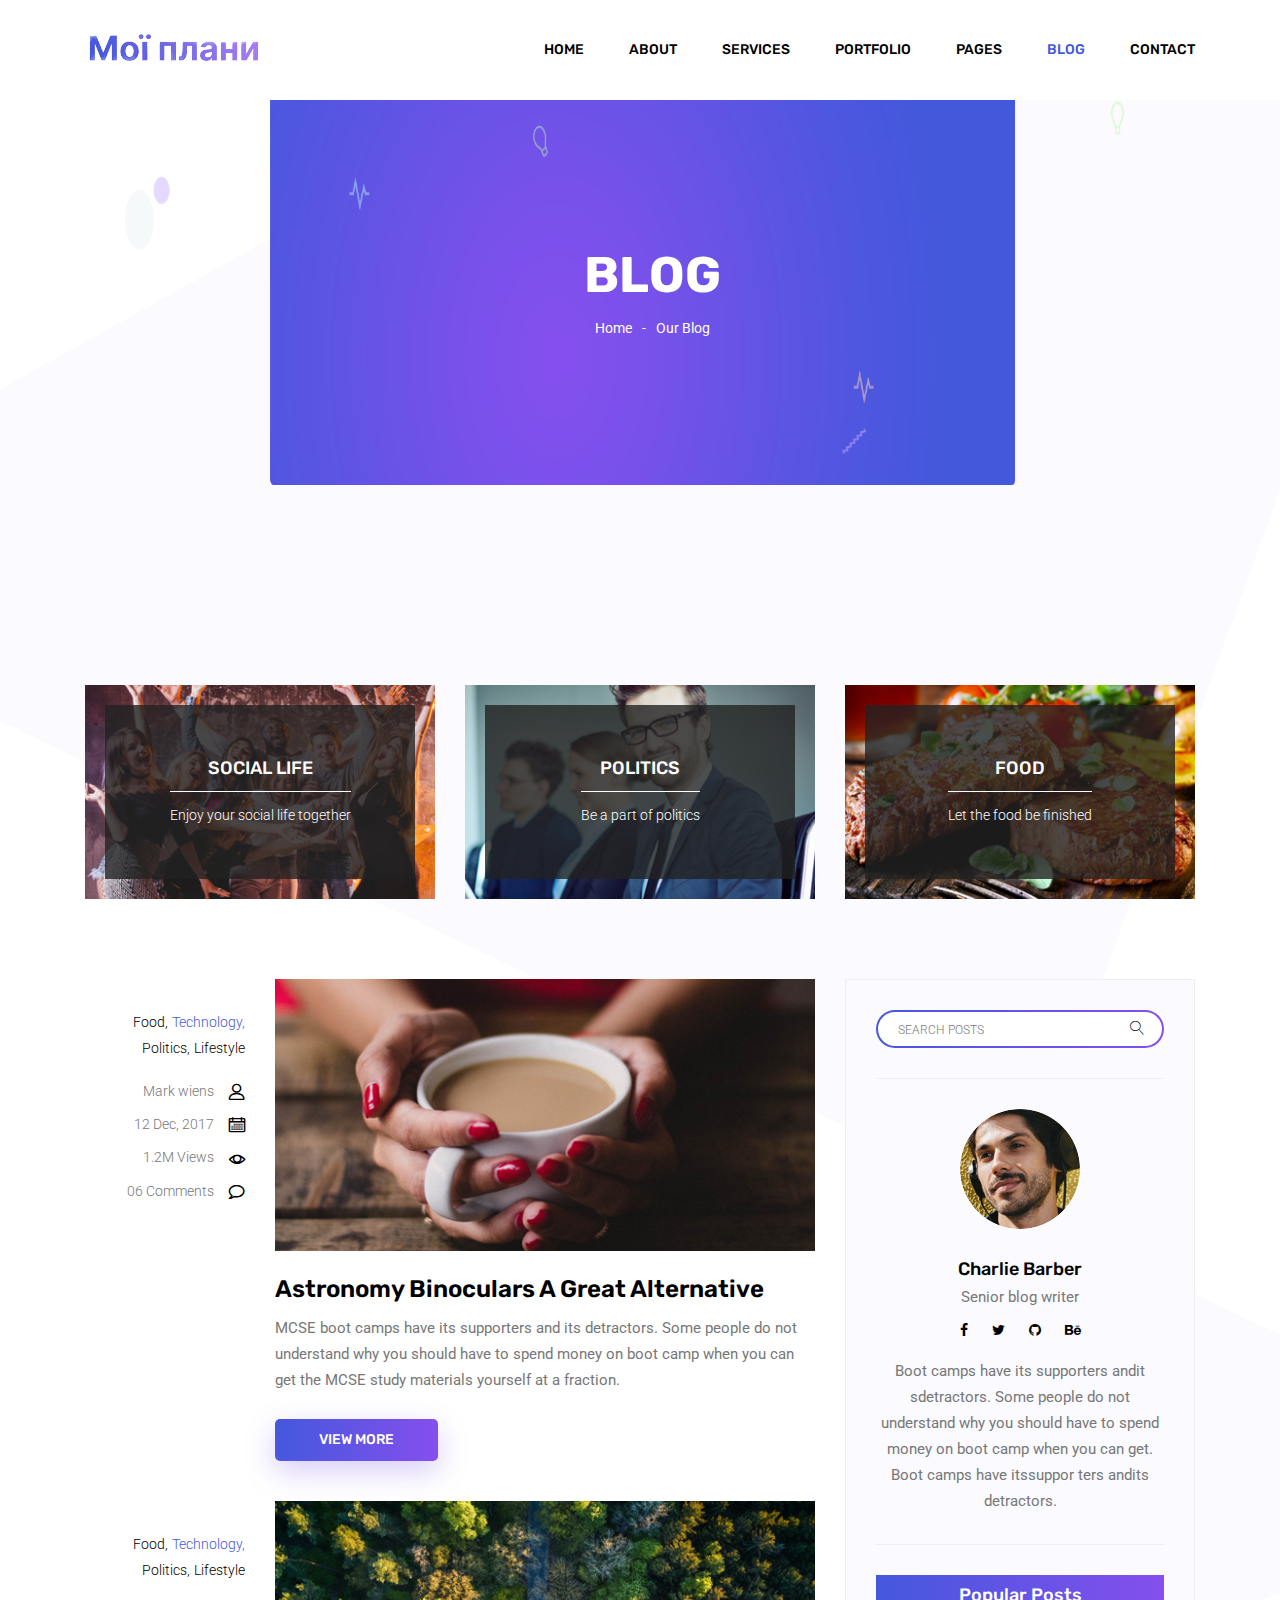
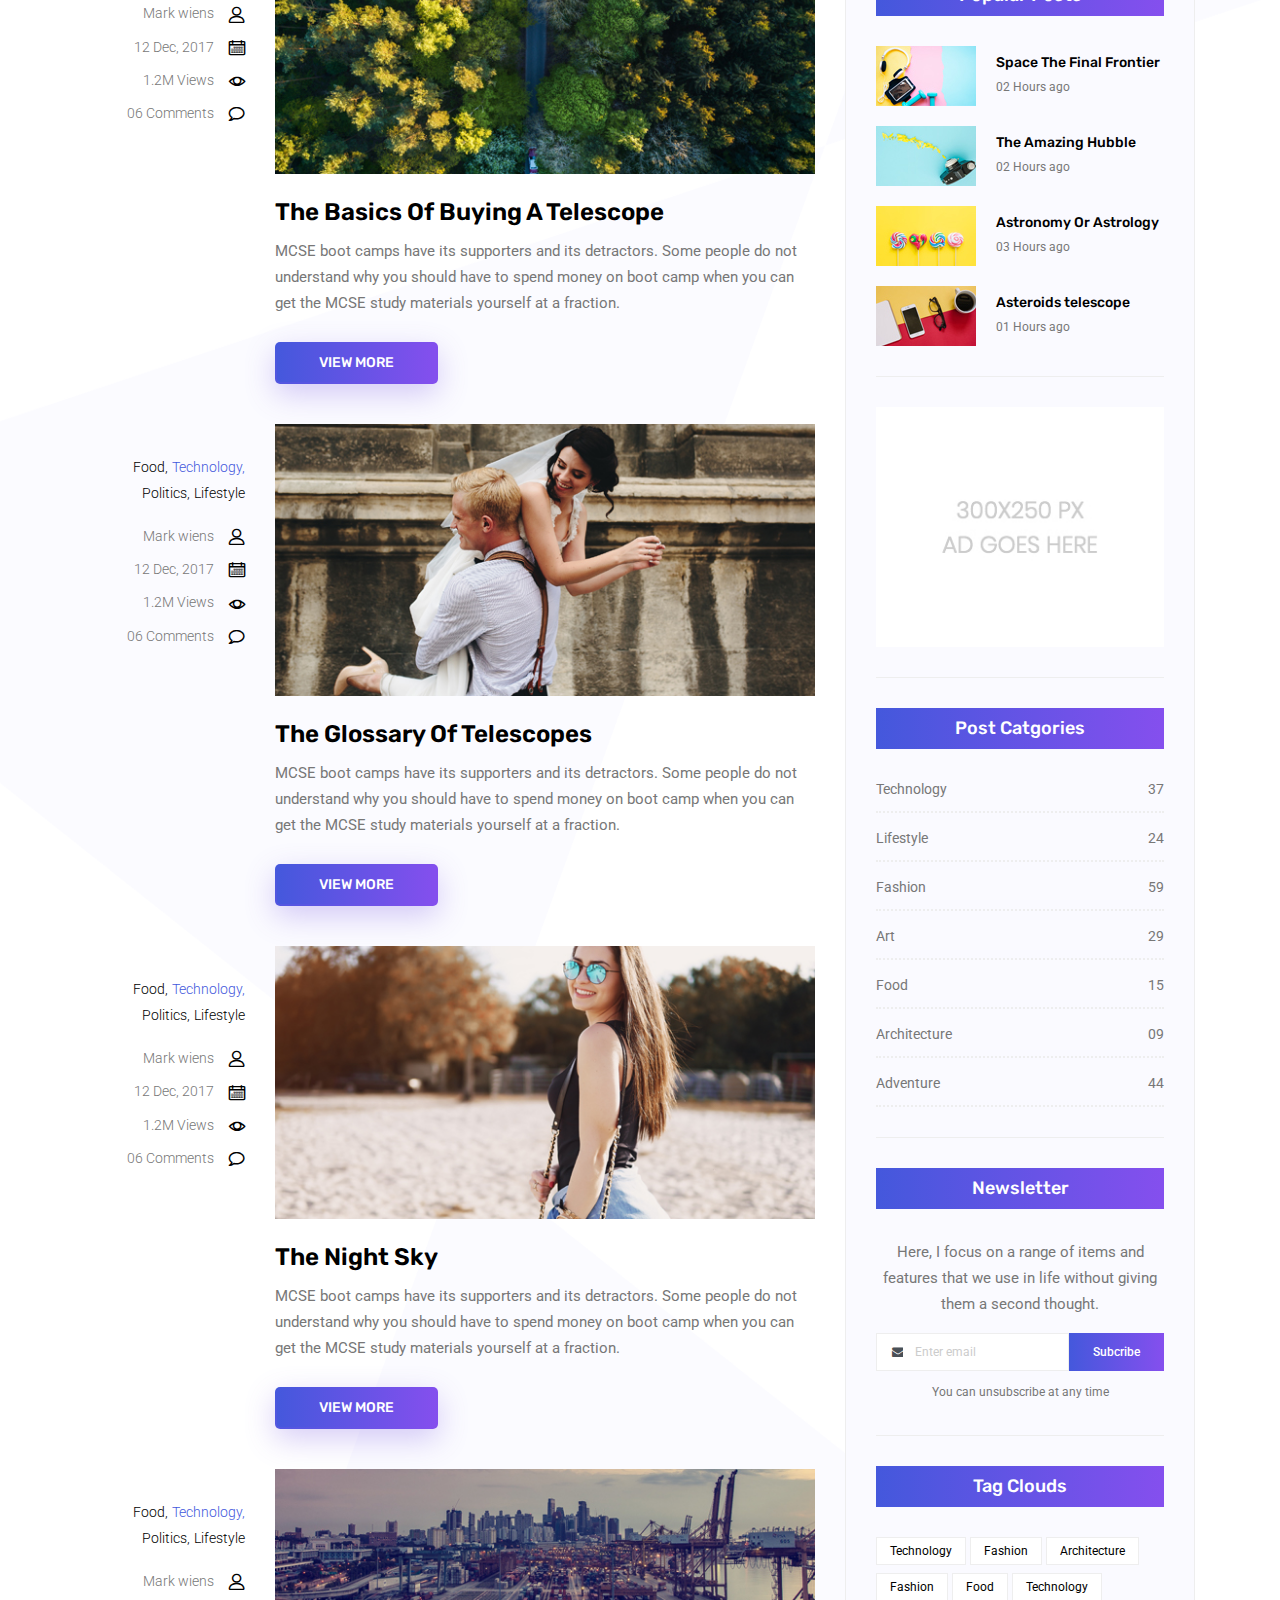
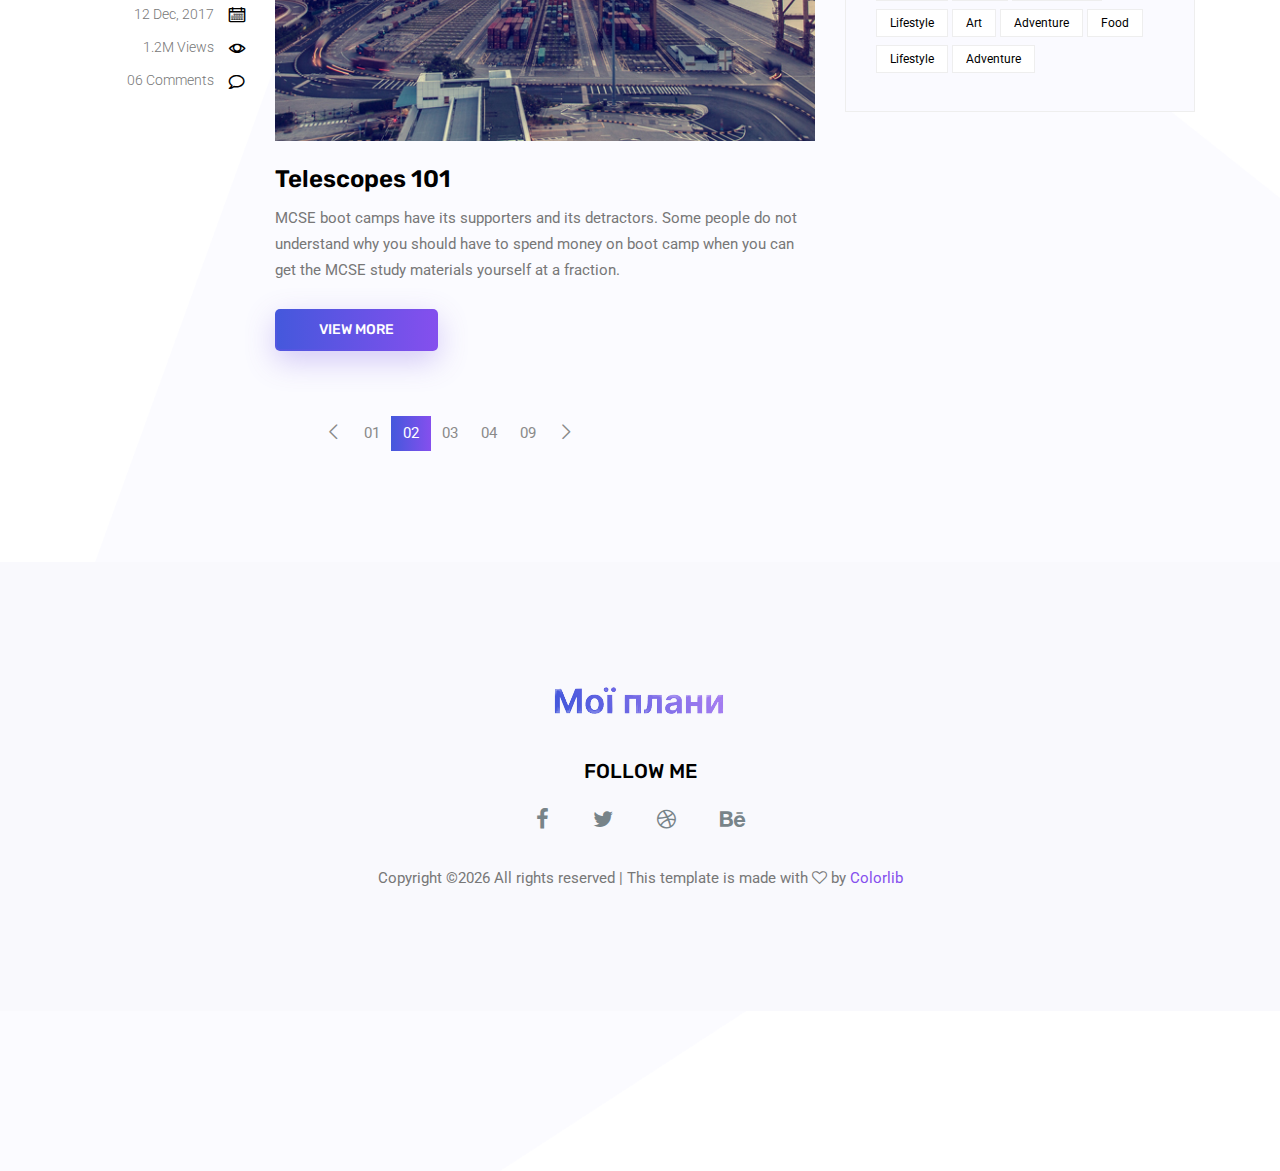
<file: blog.html>
<!doctype html>
<html lang="en">

<head>
	<!-- Required meta tags -->
	<meta charset="utf-8">
	<meta name="viewport" content="width=device-width, initial-scale=1, shrink-to-fit=no">
	<link rel="icon" href="img/favicon.png" type="image/png">
	<title>Blog</title>
	<!-- Bootstrap CSS -->
	<link rel="stylesheet" href="css/bootstrap.css">
	<link rel="stylesheet" href="vendors/linericon/style.css">
	<link rel="stylesheet" href="css/font-awesome.min.css">
	<link rel="stylesheet" href="vendors/owl-carousel/owl.carousel.min.css">
	<link rel="stylesheet" href="css/magnific-popup.css">
	<link rel="stylesheet" href="vendors/nice-select/css/nice-select.css">
	<!-- main css -->
	<link rel="stylesheet" href="css/style.css">
</head>

<body class="blog_version">

	<!--================ Start Header Area =================-->
	<header class="header_area">
		<div class="main_menu">
			<nav class="navbar navbar-expand-lg navbar-light">
				<div class="container">
					<!-- Brand and toggle get grouped for better mobile display -->
					<a class="navbar-brand logo_h" href="index.html"><img src="img/logo.png" alt=""></a>
					<button class="navbar-toggler" type="button" data-toggle="collapse" data-target="#navbarSupportedContent"
					 aria-controls="navbarSupportedContent" aria-expanded="false" aria-label="Toggle navigation">
						<span class="icon-bar"></span>
						<span class="icon-bar"></span>
						<span class="icon-bar"></span>
					</button>
					<!-- Collect the nav links, forms, and other content for toggling -->
					<div class="collapse navbar-collapse offset" id="navbarSupportedContent">
						<ul class="nav navbar-nav menu_nav justify-content-end">
							<li class="nav-item"><a class="nav-link" href="index.html">Home</a></li>
							<li class="nav-item"><a class="nav-link" href="about.html">About</a></li>
							<li class="nav-item"><a class="nav-link" href="services.html">Services</a></li>
							<li class="nav-item"><a class="nav-link" href="portfolio.html">Portfolio</a></li>
							<li class="nav-item submenu dropdown">
								<a href="#" class="nav-link dropdown-toggle" data-toggle="dropdown" role="button" aria-haspopup="true"
								 aria-expanded="false">Pages</a>
								<ul class="dropdown-menu">
                                    <li class="nav-item"><a class="nav-link" href="elements.html">Elements</a></li>
                                    <li class="nav-item"><a class="nav-link" href="portfolio-details.html">Portfolio Details</a></li>
								</ul>
							</li>
							<li class="nav-item submenu dropdown active">
								<a href="#" class="nav-link dropdown-toggle" data-toggle="dropdown" role="button" aria-haspopup="true"
								 aria-expanded="false">Blog</a>
								<ul class="dropdown-menu">
									<li class="nav-item"><a class="nav-link" href="blog.html">Blog</a></li>
									<li class="nav-item"><a class="nav-link" href="single-blog.html">Blog Details</a></li>
								</ul>
							</li>
							<li class="nav-item"><a class="nav-link" href="contact.html">Contact</a></li>
						</ul>
					</div>
				</div>
			</nav>
		</div>
	</header>
	<!--================ End Header Area =================-->

    <!--================ Start Banner Area =================-->
    <section class="banner_area">
        <div class="banner_inner d-flex align-items-center">
            <div class="container">
                <div class="banner_content text-center">
                    <h2>Blog</h2>
                    <div class="page_link">
                        <a href="index.html">Home</a>
                        <a href="blog.html">Our Blog</a>
                    </div>
                </div>
            </div>
        </div>
    </section>
    <!--================ End Banner Area =================-->
        
    <!--================Blog Categorie Area =================-->
    <section class="blog_categorie_area section_gap_top">
        <div class="container">
            <div class="row">
                <div class="col-lg-4">
                    <div class="categories_post">
                        <img src="img/blog/cat-post/cat-post-3.jpg" alt="post">
                        <div class="categories_details">
                            <div class="categories_text">
                                <a href="single-blog.html"><h5>Social Life</h5></a>
                                <div class="border_line"></div>
                                <p>Enjoy your social life together</p>
                            </div>
                        </div>
                    </div>
                </div>
                <div class="col-lg-4">
                    <div class="categories_post">
                        <img src="img/blog/cat-post/cat-post-2.jpg" alt="post">
                        <div class="categories_details">
                            <div class="categories_text">
                                <a href="single-blog.html"><h5>Politics</h5></a>
                                <div class="border_line"></div>
                                <p>Be a part of politics</p>
                            </div>
                        </div>
                    </div>
                </div>
                <div class="col-lg-4">
                    <div class="categories_post">
                        <img src="img/blog/cat-post/cat-post-1.jpg" alt="post">
                        <div class="categories_details">
                            <div class="categories_text">
                                <a href="single-blog.html"><h5>Food</h5></a>
                                <div class="border_line"></div>
                                <p>Let the food be finished</p>
                            </div>
                        </div>
                    </div>
                </div>
            </div>
        </div>
    </section>
    <!--================Blog Categorie Area =================-->
    
    <!--================Blog Area =================-->
    <section class="blog_area">
        <div class="container">
            <div class="row">
                <div class="col-lg-8">
                    <div class="blog_left_sidebar">
                        <article class="row blog_item">
                            <div class="col-md-3">
                                <div class="blog_info text-right">
                                    <div class="post_tag">
                                        <a href="#">Food,</a>
                                        <a class="active" href="#">Technology,</a>
                                        <a href="#">Politics,</a>
                                        <a href="#">Lifestyle</a>
                                    </div>
                                    <ul class="blog_meta list">
                                        <li><a href="#">Mark wiens<i class="lnr lnr-user"></i></a></li>
                                        <li><a href="#">12 Dec, 2017<i class="lnr lnr-calendar-full"></i></a></li>
                                        <li><a href="#">1.2M Views<i class="lnr lnr-eye"></i></a></li>
                                        <li><a href="#">06 Comments<i class="lnr lnr-bubble"></i></a></li>
                                    </ul>
                                </div>
                            </div>
                            <div class="col-md-9">
                                <div class="blog_post">
                                    <img src="img/blog/main-blog/m-blog-1.jpg" alt="">
                                    <div class="blog_details">
                                        <a href="single-blog.html"><h2>Astronomy Binoculars A Great Alternative</h2></a>
                                        <p>MCSE boot camps have its supporters and its detractors. Some people do not understand why you should have to spend money on boot camp when you can get the MCSE study materials yourself at a fraction.</p>
                                        <a href="single-blog.html" class="primary_btn"><span>View More</span></a>
                                    </div>
                                </div>
                            </div>
                        </article>
                        <article class="row blog_item">
                            <div class="col-md-3">
                                <div class="blog_info text-right">
                                    <div class="post_tag">
                                        <a href="#">Food,</a>
                                        <a class="active" href="#">Technology,</a>
                                        <a href="#">Politics,</a>
                                        <a href="#">Lifestyle</a>
                                    </div>
                                    <ul class="blog_meta list">
                                        <li><a href="#">Mark wiens<i class="lnr lnr-user"></i></a></li>
                                        <li><a href="#">12 Dec, 2017<i class="lnr lnr-calendar-full"></i></a></li>
                                        <li><a href="#">1.2M Views<i class="lnr lnr-eye"></i></a></li>
                                        <li><a href="#">06 Comments<i class="lnr lnr-bubble"></i></a></li>
                                    </ul>
                                </div>
                            </div>
                            <div class="col-md-9">
                                <div class="blog_post">
                                    <img src="img/blog/main-blog/m-blog-2.jpg" alt="">
                                    <div class="blog_details">
                                        <a href="single-blog.html"><h2>The Basics Of Buying A Telescope</h2></a>
                                        <p>MCSE boot camps have its supporters and its detractors. Some people do not understand why you should have to spend money on boot camp when you can get the MCSE study materials yourself at a fraction.</p>
                                        <a href="single-blog.html" class="primary_btn"><span>View More</span></a>
                                    </div>
                                </div>
                            </div>
                        </article>
                        <article class="row blog_item">
                            <div class="col-md-3">
                                <div class="blog_info text-right">
                                    <div class="post_tag">
                                        <a href="#">Food,</a>
                                        <a class="active" href="#">Technology,</a>
                                        <a href="#">Politics,</a>
                                        <a href="#">Lifestyle</a>
                                    </div>
                                    <ul class="blog_meta list">
                                        <li><a href="#">Mark wiens<i class="lnr lnr-user"></i></a></li>
                                        <li><a href="#">12 Dec, 2017<i class="lnr lnr-calendar-full"></i></a></li>
                                        <li><a href="#">1.2M Views<i class="lnr lnr-eye"></i></a></li>
                                        <li><a href="#">06 Comments<i class="lnr lnr-bubble"></i></a></li>
                                    </ul>
                                </div>
                            </div>
                            <div class="col-md-9">
                                <div class="blog_post">
                                    <img src="img/blog/main-blog/m-blog-3.jpg" alt="">
                                    <div class="blog_details">
                                        <a href="single-blog.html"><h2>The Glossary Of Telescopes</h2></a>
                                        <p>MCSE boot camps have its supporters and its detractors. Some people do not understand why you should have to spend money on boot camp when you can get the MCSE study materials yourself at a fraction.</p>
                                        <a href="single-blog.html" class="primary_btn"><span>View More</span></a>
                                    </div>
                                </div>
                            </div>
                        </article>
                        <article class="row blog_item">
                            <div class="col-md-3">
                                <div class="blog_info text-right">
                                    <div class="post_tag">
                                        <a href="#">Food,</a>
                                        <a class="active" href="#">Technology,</a>
                                        <a href="#">Politics,</a>
                                        <a href="#">Lifestyle</a>
                                    </div>
                                    <ul class="blog_meta list">
                                        <li><a href="#">Mark wiens<i class="lnr lnr-user"></i></a></li>
                                        <li><a href="#">12 Dec, 2017<i class="lnr lnr-calendar-full"></i></a></li>
                                        <li><a href="#">1.2M Views<i class="lnr lnr-eye"></i></a></li>
                                        <li><a href="#">06 Comments<i class="lnr lnr-bubble"></i></a></li>
                                    </ul>
                                </div>
                            </div>
                            <div class="col-md-9">
                                <div class="blog_post">
                                    <img src="img/blog/main-blog/m-blog-4.jpg" alt="">
                                    <div class="blog_details">
                                        <a href="single-blog.html"><h2>The Night Sky</h2></a>
                                        <p>MCSE boot camps have its supporters and its detractors. Some people do not understand why you should have to spend money on boot camp when you can get the MCSE study materials yourself at a fraction.</p>
                                        <a href="single-blog.html" class="primary_btn"><span>View More</span></a>
                                    </div>
                                </div>
                            </div>
                        </article>
                        <article class="row blog_item">
                            <div class="col-md-3">
                                <div class="blog_info text-right">
                                    <div class="post_tag">
                                        <a href="#">Food,</a>
                                        <a class="active" href="#">Technology,</a>
                                        <a href="#">Politics,</a>
                                        <a href="#">Lifestyle</a>
                                    </div>
                                    <ul class="blog_meta list">
                                        <li><a href="#">Mark wiens<i class="lnr lnr-user"></i></a></li>
                                        <li><a href="#">12 Dec, 2017<i class="lnr lnr-calendar-full"></i></a></li>
                                        <li><a href="#">1.2M Views<i class="lnr lnr-eye"></i></a></li>
                                        <li><a href="#">06 Comments<i class="lnr lnr-bubble"></i></a></li>
                                    </ul>
                                </div>
                            </div>
                            <div class="col-md-9">
                                <div class="blog_post">
                                    <img src="img/blog/main-blog/m-blog-5.jpg" alt="">
                                    <div class="blog_details">
                                        <a href="single-blog.html"><h2>Telescopes 101</h2></a>
                                        <p>MCSE boot camps have its supporters and its detractors. Some people do not understand why you should have to spend money on boot camp when you can get the MCSE study materials yourself at a fraction.</p>
                                        <a href="single-blog.html" class="primary_btn"><span>View More</span></a>
                                    </div>
                                </div>
                            </div>
                        </article>
                        <nav class="blog-pagination justify-content-center d-flex">
                            <ul class="pagination">
                                <li class="page-item">
                                    <a href="#" class="page-link" aria-label="Previous">
                                        <span aria-hidden="true">
                                            <span class="lnr lnr-chevron-left"></span>
                                        </span>
                                    </a>
                                </li>
                                <li class="page-item"><a href="#" class="page-link">01</a></li>
                                <li class="page-item active"><a href="#" class="page-link">02</a></li>
                                <li class="page-item"><a href="#" class="page-link">03</a></li>
                                <li class="page-item"><a href="#" class="page-link">04</a></li>
                                <li class="page-item"><a href="#" class="page-link">09</a></li>
                                <li class="page-item">
                                    <a href="#" class="page-link" aria-label="Next">
                                        <span aria-hidden="true">
                                            <span class="lnr lnr-chevron-right"></span>
                                        </span>
                                    </a>
                                </li>
                            </ul>
                        </nav>
                    </div>
                </div>
                <div class="col-lg-4">
                    <div class="blog_right_sidebar">
                        <aside class="single_sidebar_widget search_widget">
                            <div class="input-group">
                                <input type="text" class="form-control" placeholder="Search Posts">
                                <span class="input-group-btn">
                                    <button class="btn btn-default" type="button"><i class="lnr lnr-magnifier"></i></button>
                                </span>
                            </div><!-- /input-group -->
                            <div class="br"></div>
                        </aside>
                        <aside class="single_sidebar_widget author_widget">
                            <img class="author_img rounded-circle" src="img/blog/author.png" alt="">
                            <h4>Charlie Barber</h4>
                            <p>Senior blog writer</p>
                            <div class="social_icon">
                                <a href="#"><i class="fa fa-facebook"></i></a>
                                <a href="#"><i class="fa fa-twitter"></i></a>
                                <a href="#"><i class="fa fa-github"></i></a>
                                <a href="#"><i class="fa fa-behance"></i></a>
                            </div>
                            <p>Boot camps have its supporters andit sdetractors. Some people do not understand why you should have to spend money on boot camp when you can get. Boot camps have itssuppor ters andits detractors.</p>
                            <div class="br"></div>
                        </aside>
                        <aside class="single_sidebar_widget popular_post_widget">
                            <h3 class="widget_title">Popular Posts</h3>
                            <div class="media post_item">
                                <img src="img/blog/popular-post/post1.jpg" alt="post">
                                <div class="media-body">
                                    <a href="single-blog.html"><h3>Space The Final Frontier</h3></a>
                                    <p>02 Hours ago</p>
                                </div>
                            </div>
                            <div class="media post_item">
                                <img src="img/blog/popular-post/post2.jpg" alt="post">
                                <div class="media-body">
                                    <a href="single-blog.html"><h3>The Amazing Hubble</h3></a>
                                    <p>02 Hours ago</p>
                                </div>
                            </div>
                            <div class="media post_item">
                                <img src="img/blog/popular-post/post3.jpg" alt="post">
                                <div class="media-body">
                                    <a href="single-blog.html"><h3>Astronomy Or Astrology</h3></a>
                                    <p>03 Hours ago</p>
                                </div>
                            </div>
                            <div class="media post_item">
                                <img src="img/blog/popular-post/post4.jpg" alt="post">
                                <div class="media-body">
                                    <a href="single-blog.html"><h3>Asteroids telescope</h3></a>
                                    <p>01 Hours ago</p>
                                </div>
                            </div>
                            <div class="br"></div>
                        </aside>
                        <aside class="single_sidebar_widget ads_widget">
                            <a href="#"><img class="img-fluid" src="img/blog/add.jpg" alt=""></a>
                            <div class="br"></div>
                        </aside>
                        <aside class="single_sidebar_widget post_category_widget">
                            <h4 class="widget_title">Post Catgories</h4>
                            <ul class="list cat-list">
                                <li>
                                    <a href="#" class="d-flex justify-content-between">
                                        <p>Technology</p>
                                        <p>37</p>
                                    </a>
                                </li>
                                <li>
                                    <a href="#" class="d-flex justify-content-between">
                                        <p>Lifestyle</p>
                                        <p>24</p>
                                    </a>
                                </li>
                                <li>
                                    <a href="#" class="d-flex justify-content-between">
                                        <p>Fashion</p>
                                        <p>59</p>
                                    </a>
                                </li>
                                <li>
                                    <a href="#" class="d-flex justify-content-between">
                                        <p>Art</p>
                                        <p>29</p>
                                    </a>
                                </li>
                                <li>
                                    <a href="#" class="d-flex justify-content-between">
                                        <p>Food</p>
                                        <p>15</p>
                                    </a>
                                </li>
                                <li>
                                    <a href="#" class="d-flex justify-content-between">
                                        <p>Architecture</p>
                                        <p>09</p>
                                    </a>
                                </li>
                                <li>
                                    <a href="#" class="d-flex justify-content-between">
                                        <p>Adventure</p>
                                        <p>44</p>
                                    </a>
                                </li>															
                            </ul>
                            <div class="br"></div>
                        </aside>
                        <aside class="single-sidebar-widget newsletter_widget">
                            <h4 class="widget_title">Newsletter</h4>
                            <p>
                            Here, I focus on a range of items and features that we use in life without
                            giving them a second thought.
                            </p>
                            <div class="form-group d-flex flex-row">
                                <div class="input-group">
                                    <div class="input-group-prepend">
                                        <div class="input-group-text"><i class="fa fa-envelope" aria-hidden="true"></i></div>
                                    </div>
                                    <input type="text" class="form-control" id="inlineFormInputGroup" placeholder="Enter email" onfocus="this.placeholder = ''" onblur="this.placeholder = 'Enter email'">
                                </div>
                                <a href="#" class="bbtns">Subcribe</a>
                            </div>	
                            <p class="text-bottom">You can unsubscribe at any time</p>	
                            <div class="br"></div>							
                        </aside>
                        <aside class="single-sidebar-widget tag_cloud_widget">
                            <h4 class="widget_title">Tag Clouds</h4>
                            <ul class="list">
                                <li><a href="#">Technology</a></li>
                                <li><a href="#">Fashion</a></li>
                                <li><a href="#">Architecture</a></li>
                                <li><a href="#">Fashion</a></li>
                                <li><a href="#">Food</a></li>
                                <li><a href="#">Technology</a></li>
                                <li><a href="#">Lifestyle</a></li>
                                <li><a href="#">Art</a></li>
                                <li><a href="#">Adventure</a></li>
                                <li><a href="#">Food</a></li>
                                <li><a href="#">Lifestyle</a></li>
                                <li><a href="#">Adventure</a></li>
                            </ul>
                        </aside>
                    </div>
                </div>
            </div>
        </div>
    </section>
    <!--================Blog Area =================-->
    
    <!--================Footer Area =================-->
	<footer class="footer_area">
        <div class="container">
            <div class="row justify-content-center">
                <div class="col-lg-12">
                    <div class="footer_top flex-column">
                        <div class="footer_logo">
                            <a href="#">
                                <img src="img/logo.png" alt="">
                            </a>
                            <h4>Follow Me</h4>
                        </div>
                        <div class="footer_social">
                            <a href="#"><i class="fa fa-facebook"></i></a>
                            <a href="#"><i class="fa fa-twitter"></i></a>
                            <a href="#"><i class="fa fa-dribbble"></i></a>
                            <a href="#"><i class="fa fa-behance"></i></a>
                        </div>
                    </div>
                </div>
            </div>
            <div class="row footer_bottom justify-content-center">
                <p class="col-lg-8 col-sm-12 footer-text">
                    <!-- Link back to Colorlib can't be removed. Template is licensed under CC BY 3.0. -->
Copyright &copy;<script>document.write(new Date().getFullYear());</script> All rights reserved | This template is made with <i class="fa fa-heart-o" aria-hidden="true"></i> by <a href="https://colorlib.com" target="_blank">Colorlib</a>
<!-- Link back to Colorlib can't be removed. Template is licensed under CC BY 3.0. --></p>
            </div>
        </div>
    </footer>
    <!--================End Footer Area =================-->
   
    <!-- Optional JavaScript -->
    <!-- jQuery first, then Popper.js, then Bootstrap JS -->
    <script src="js/jquery-3.2.1.min.js"></script>
    <script src="js/popper.js"></script>
    <script src="js/bootstrap.min.js"></script>
    <script src="js/stellar.js"></script>
    <script src="vendors/lightbox/simpleLightbox.min.js"></script>
    <script src="vendors/nice-select/js/jquery.nice-select.min.js"></script>
    <script src="vendors/isotope/imagesloaded.pkgd.min.js"></script>
    <script src="vendors/isotope/isotope-min.js"></script>
    <script src="vendors/owl-carousel/owl.carousel.min.js"></script>
    <script src="js/jquery.ajaxchimp.min.js"></script>
    <script src="js/mail-script.js"></script>
    <script src="js/theme.js"></script>
</body>
</html>
</file>
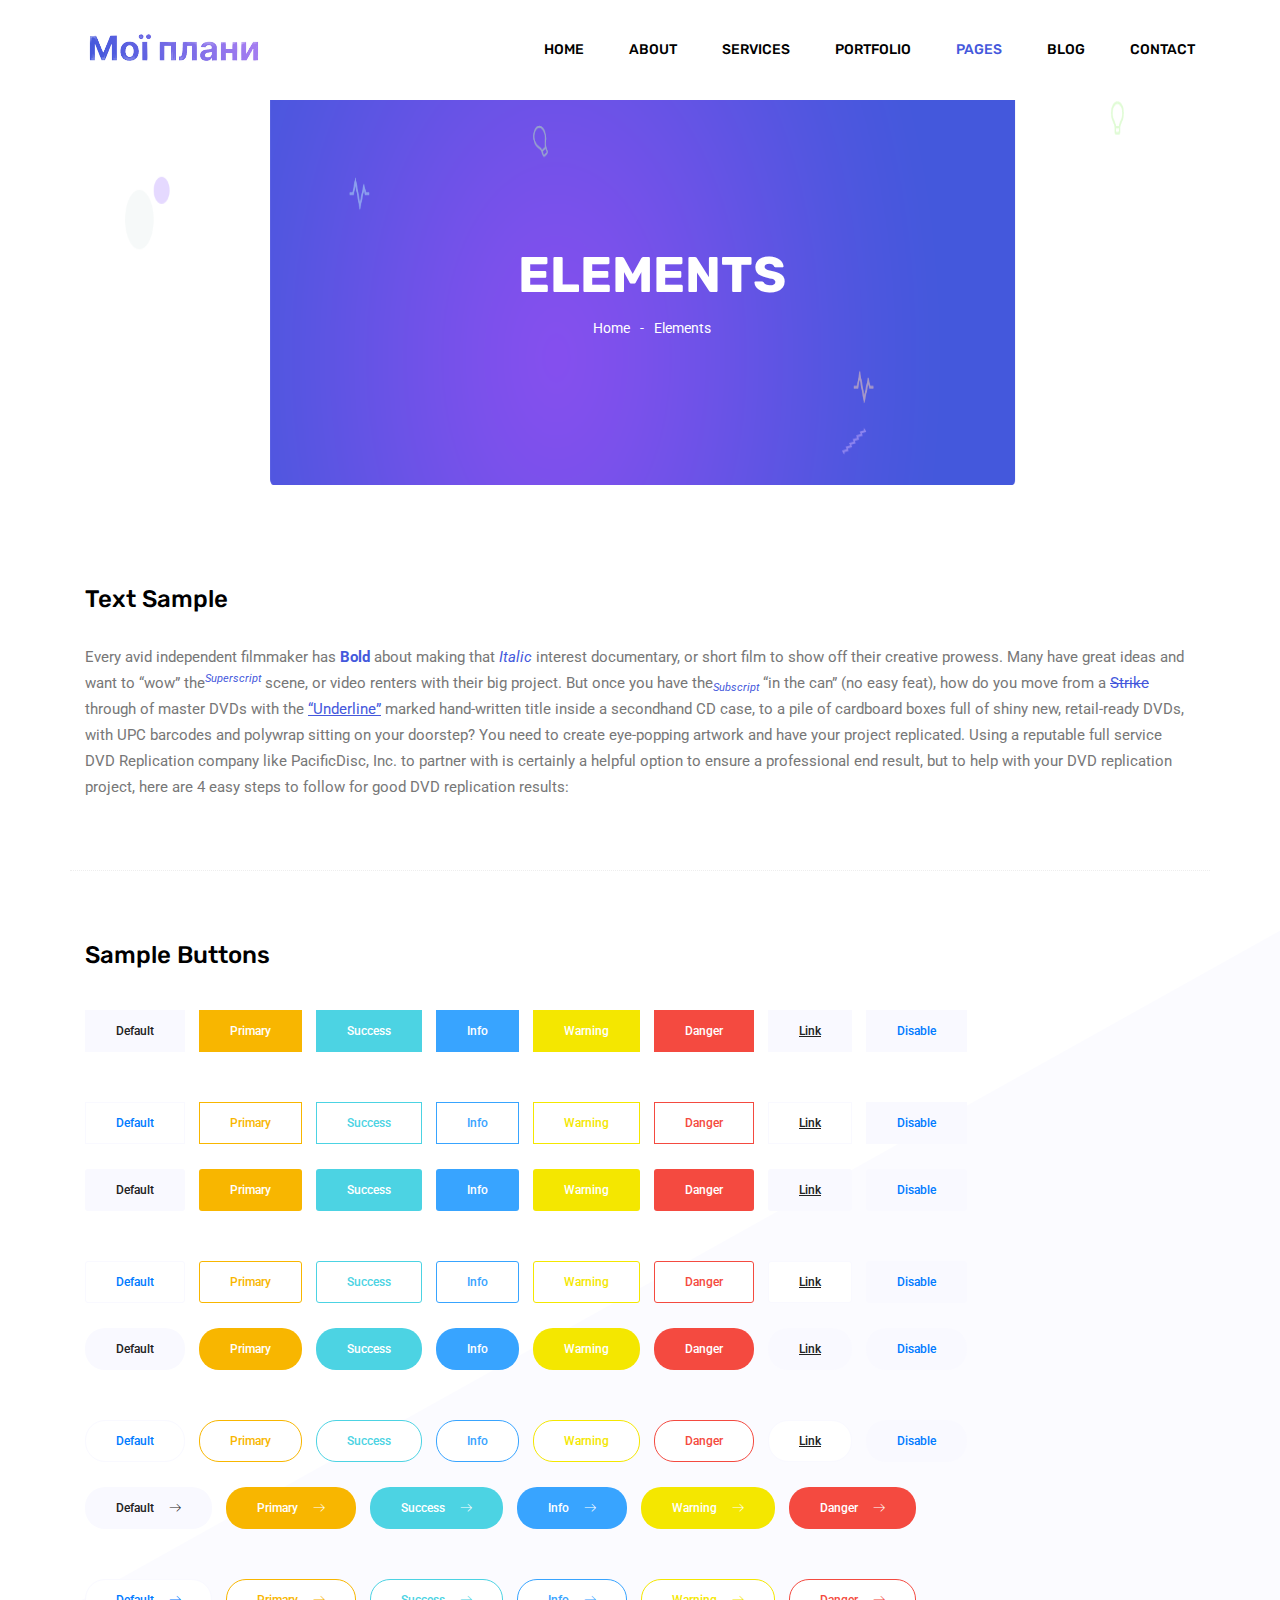
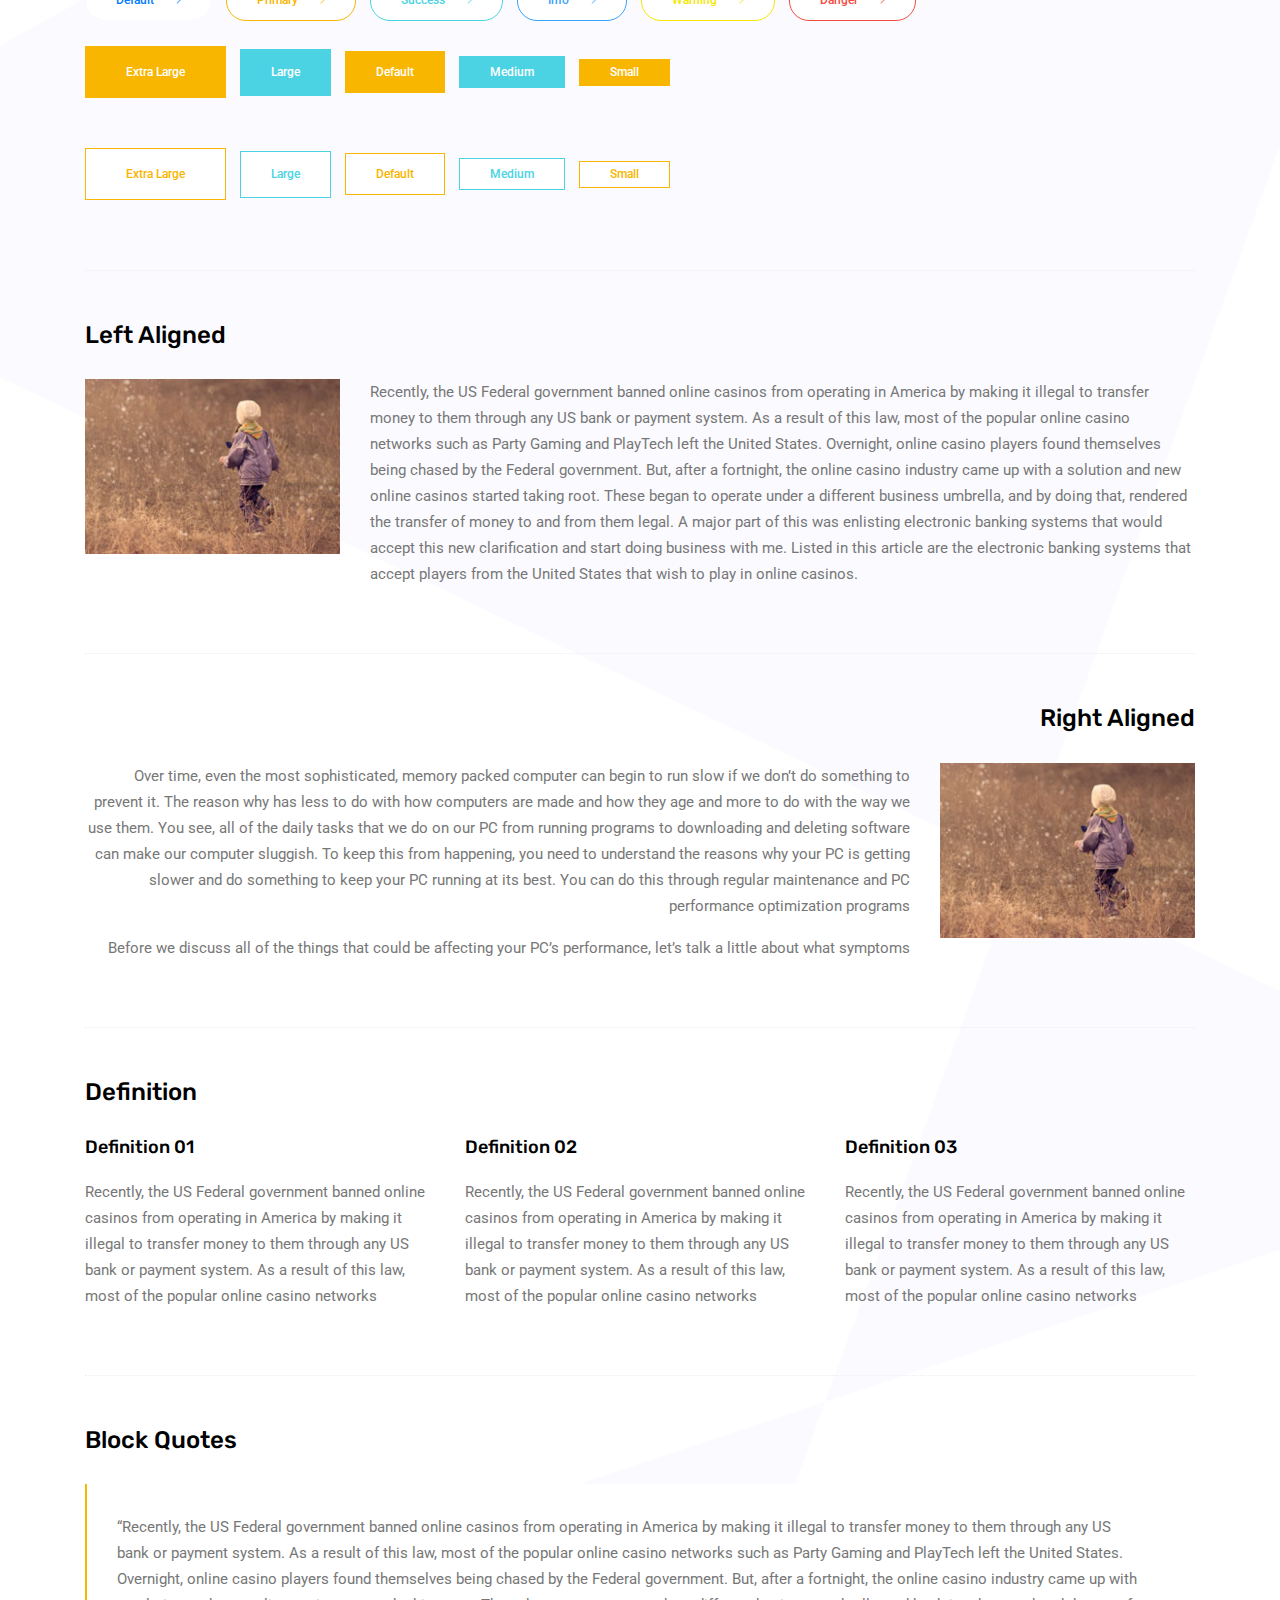
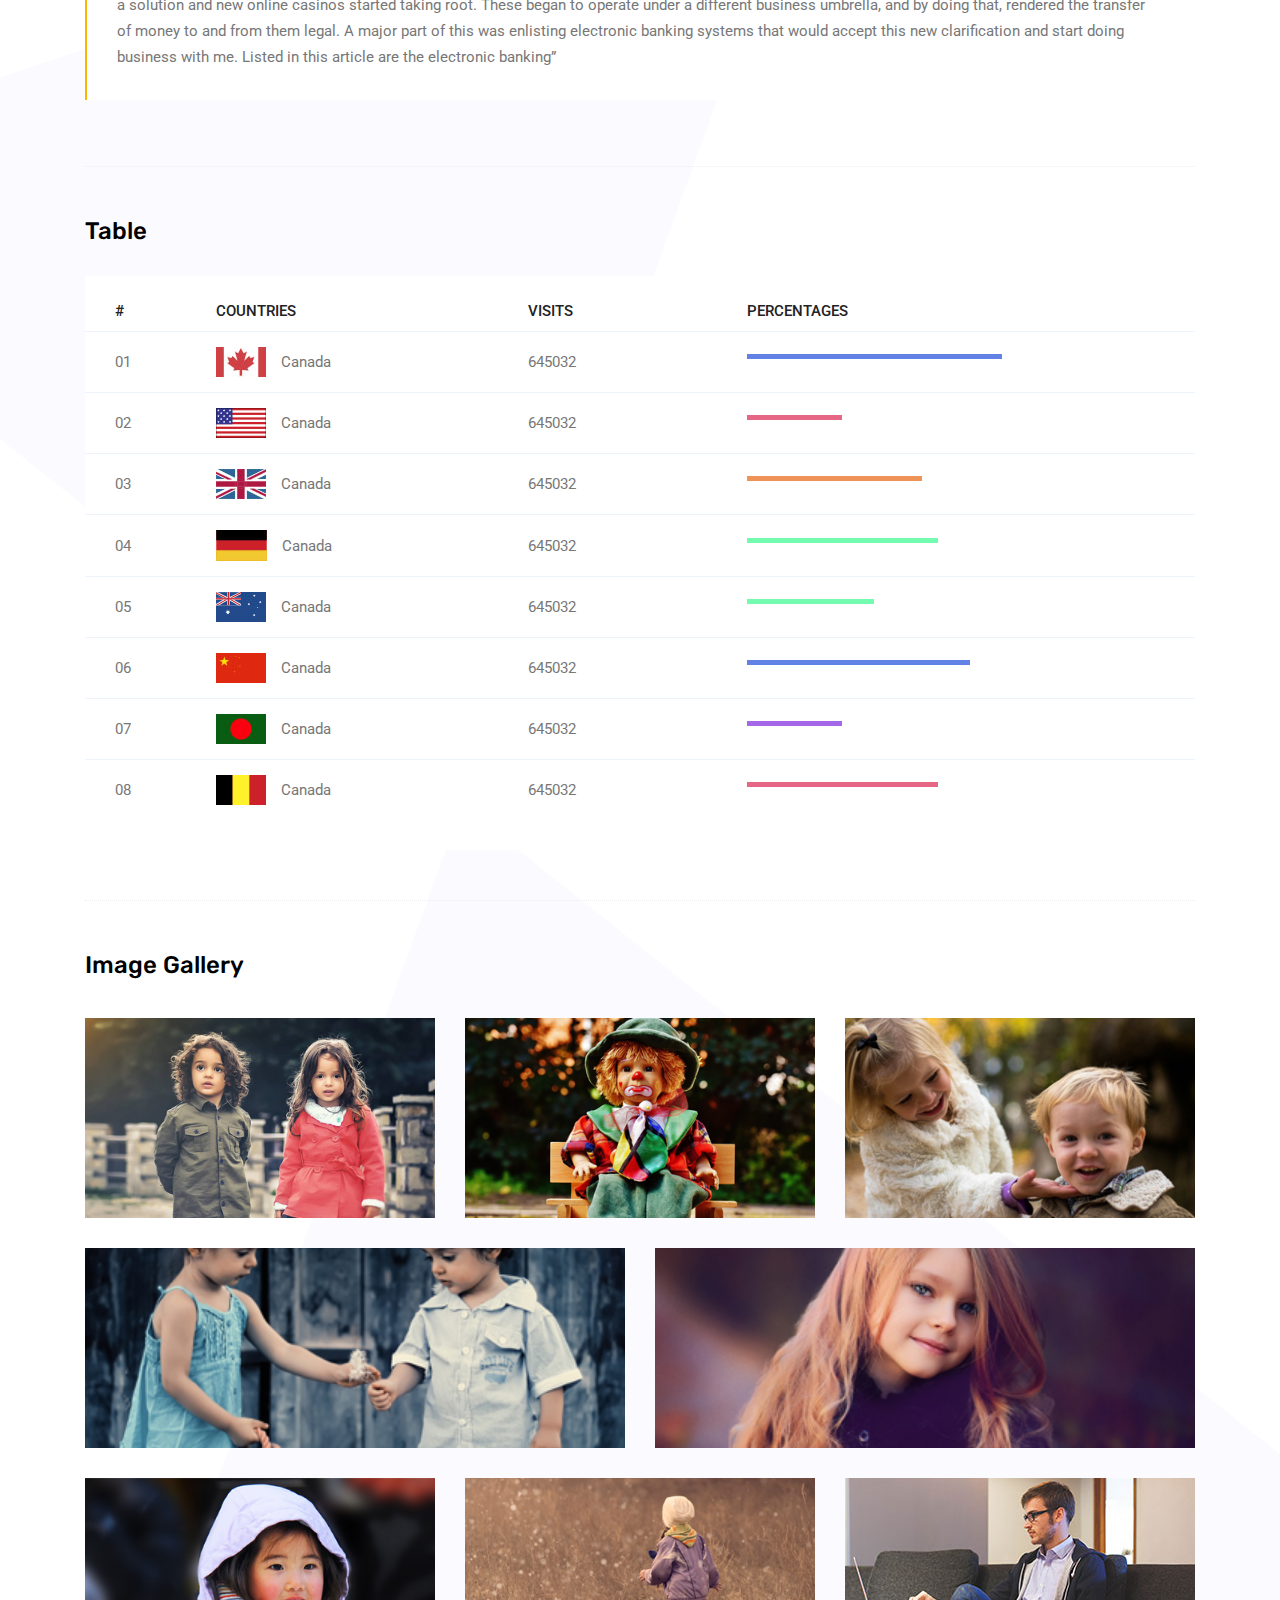
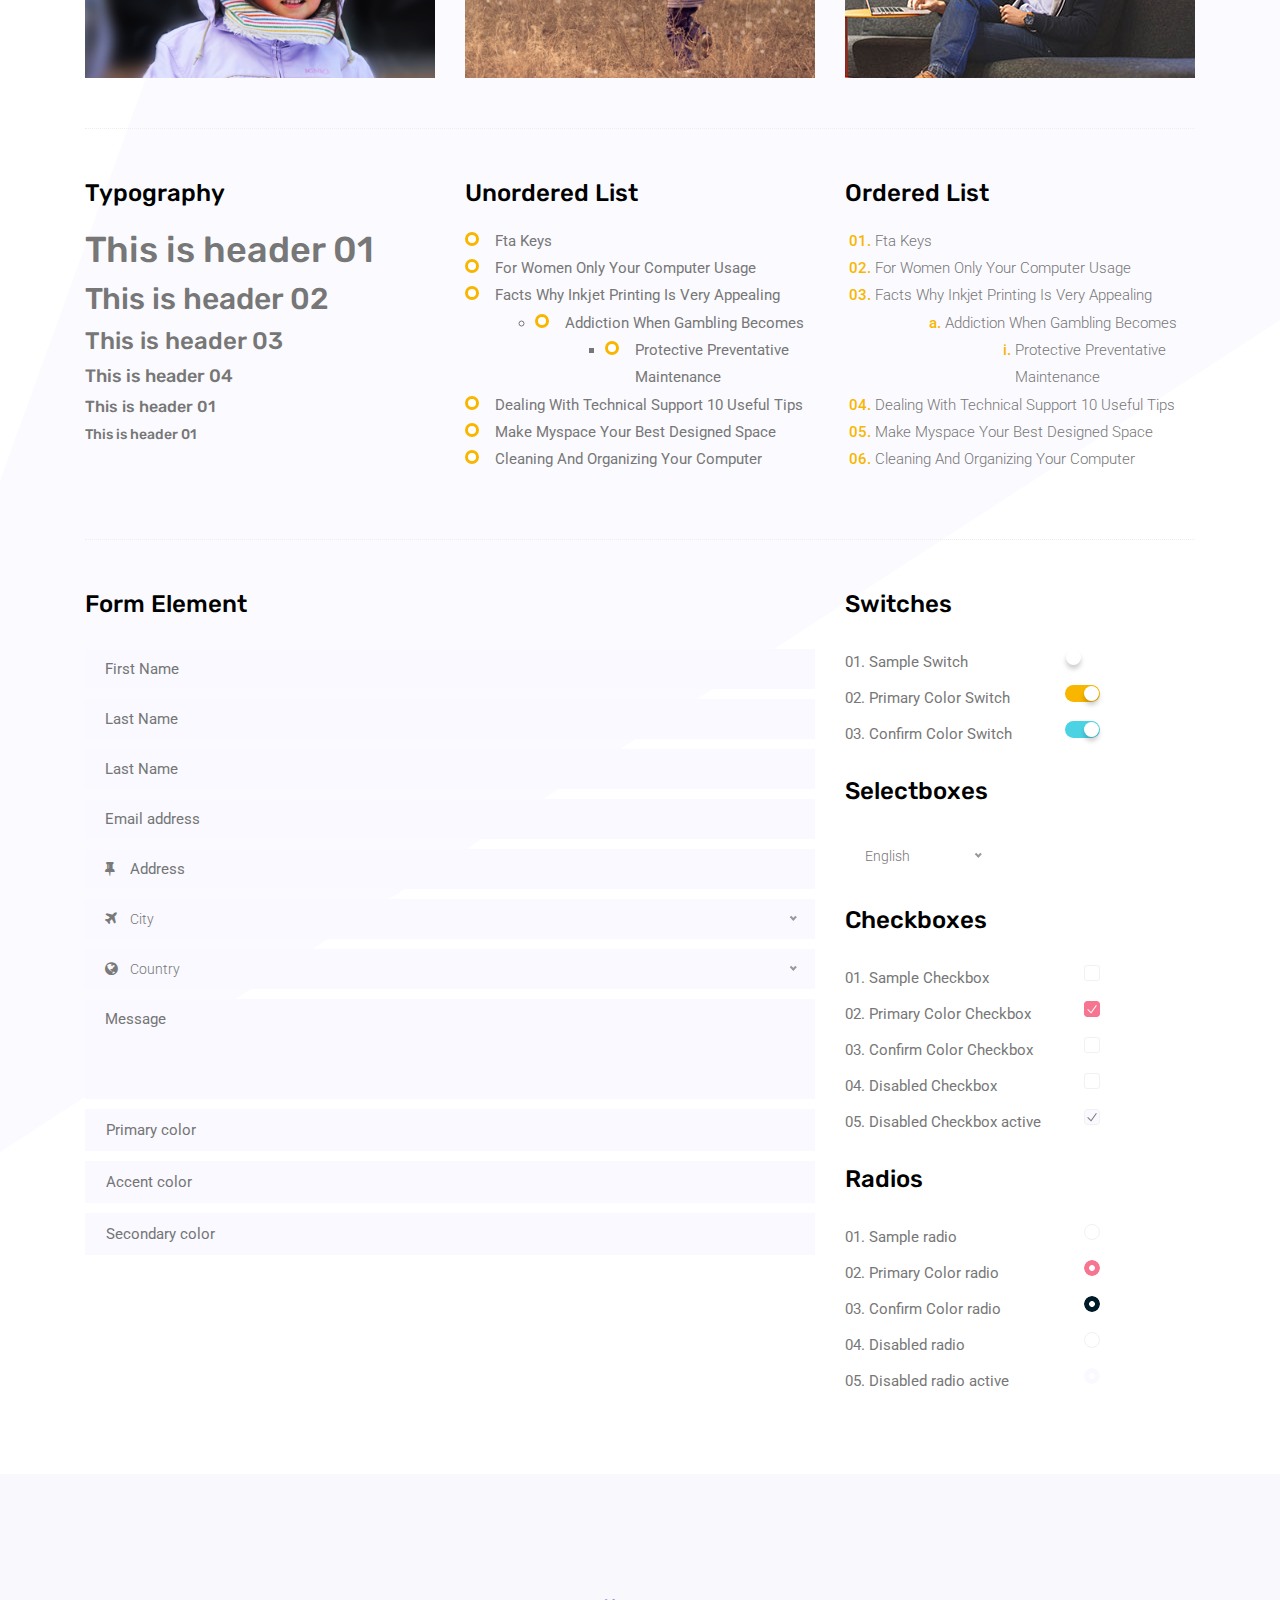
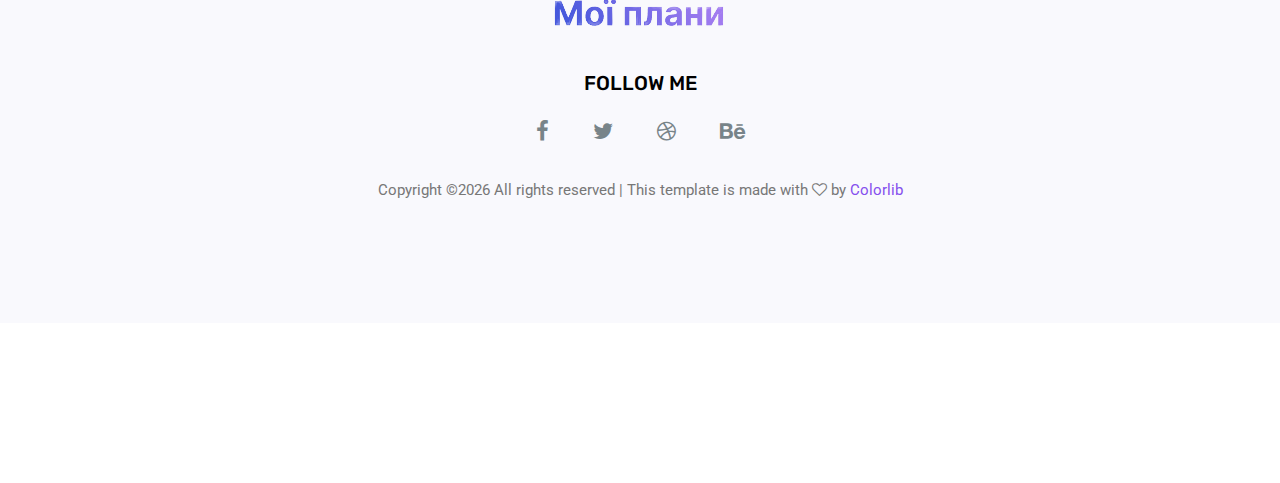
<file: elements.html>
<!doctype html>
<html lang="en">

<head>
	<!-- Required meta tags -->
	<meta charset="utf-8">
	<meta name="viewport" content="width=device-width, initial-scale=1, shrink-to-fit=no">
	<link rel="icon" href="img/favicon.png" type="image/png">
	<title>Elements</title>
	<!-- Bootstrap CSS -->
	<link rel="stylesheet" href="css/bootstrap.css">
	<link rel="stylesheet" href="vendors/linericon/style.css">
	<link rel="stylesheet" href="css/font-awesome.min.css">
	<link rel="stylesheet" href="vendors/owl-carousel/owl.carousel.min.css">
	<link rel="stylesheet" href="css/magnific-popup.css">
	<link rel="stylesheet" href="vendors/nice-select/css/nice-select.css">
	<!-- main css -->
	<link rel="stylesheet" href="css/style.css">
</head>

<body class="blog_version">

	<!--================ Start Header Area =================-->
	<header class="header_area">
		<div class="main_menu">
			<nav class="navbar navbar-expand-lg navbar-light">
				<div class="container">
					<!-- Brand and toggle get grouped for better mobile display -->
					<a class="navbar-brand logo_h" href="index.html"><img src="img/logo.png" alt=""></a>
					<button class="navbar-toggler" type="button" data-toggle="collapse" data-target="#navbarSupportedContent"
					 aria-controls="navbarSupportedContent" aria-expanded="false" aria-label="Toggle navigation">
						<span class="icon-bar"></span>
						<span class="icon-bar"></span>
						<span class="icon-bar"></span>
					</button>
					<!-- Collect the nav links, forms, and other content for toggling -->
					<div class="collapse navbar-collapse offset" id="navbarSupportedContent">
						<ul class="nav navbar-nav menu_nav justify-content-end">
							<li class="nav-item"><a class="nav-link" href="index.html">Home</a></li>
							<li class="nav-item"><a class="nav-link" href="about.html">About</a></li>
							<li class="nav-item"><a class="nav-link" href="services.html">Services</a></li>
							<li class="nav-item"><a class="nav-link" href="portfolio.html">Portfolio</a></li>
							<li class="nav-item submenu dropdown active">
								<a href="#" class="nav-link dropdown-toggle" data-toggle="dropdown" role="button" aria-haspopup="true"
								 aria-expanded="false">Pages</a>
								<ul class="dropdown-menu">
                                    <li class="nav-item"><a class="nav-link" href="elements.html">Elements</a></li>
                                    <li class="nav-item"><a class="nav-link" href="portfolio-details.html">Portfolio Details</a></li>
								</ul>
							</li>
							<li class="nav-item submenu dropdown">
								<a href="#" class="nav-link dropdown-toggle" data-toggle="dropdown" role="button" aria-haspopup="true"
								 aria-expanded="false">Blog</a>
								<ul class="dropdown-menu">
									<li class="nav-item"><a class="nav-link" href="blog.html">Blog</a></li>
									<li class="nav-item"><a class="nav-link" href="single-blog.html">Blog Details</a></li>
								</ul>
							</li>
							<li class="nav-item"><a class="nav-link" href="contact.html">Contact</a></li>
						</ul>
					</div>
				</div>
			</nav>
		</div>
	</header>
	<!--================ End Header Area =================-->

    <!--================ Start Banner Area =================-->
    <section class="banner_area">
        <div class="banner_inner d-flex align-items-center">
            <div class="container">
                <div class="banner_content text-center">
                    <h2>Elements</h2>
                    <div class="page_link">
                        <a href="index.html">Home</a>
                        <a href="elements.html">Elements</a>
                    </div>
                </div>
            </div>
        </div>
    </section>
    <!--================ End Banner Area =================-->
        
	<!-- Start Sample Area -->
	<section class="sample-text-area">
		<div class="container">
			<h3 class="text-heading title_color">Text Sample</h3>
			<p class="sample-text">
				Every avid independent filmmaker has <b>Bold</b> about making that <i>Italic</i> interest documentary, or short film to show off their creative prowess. Many have great ideas and want to “wow” the<sup>Superscript</sup> scene, or video renters with their big project.  But once you have the<sub>Subscript</sub> “in the can” (no easy feat), how do you move from a <del>Strike</del> through of master DVDs with the <u>“Underline”</u> marked hand-written title inside a secondhand CD case, to a pile of cardboard boxes full of shiny new, retail-ready DVDs, with UPC barcodes and polywrap sitting on your doorstep?  You need to create eye-popping artwork and have your project replicated. Using a reputable full service DVD Replication company like PacificDisc, Inc. to partner with is certainly a helpful option to ensure a professional end result, but to help with your DVD replication project, here are 4 easy steps to follow for good DVD replication results: 

			</p>
		</div>
	</section>
	<!-- End Sample Area -->

	<!-- Start Button -->
	<section class="button-area">
		<div class="container border-top-generic">
			<h3 class="text-heading title_color">Sample Buttons</h3>
			<div class="button-group-area">
				<a href="#" class="genric-btn default">Default</a>
				<a href="#" class="genric-btn primary">Primary</a>
				<a href="#" class="genric-btn success">Success</a>
				<a href="#" class="genric-btn info">Info</a>
				<a href="#" class="genric-btn warning">Warning</a>
				<a href="#" class="genric-btn danger">Danger</a>
				<a href="#" class="genric-btn link">Link</a>
				<a href="#" class="genric-btn disable">Disable</a>
			</div>
			<div class="button-group-area mt-10">
				<a href="#" class="genric-btn default-border">Default</a>
				<a href="#" class="genric-btn primary-border">Primary</a>
				<a href="#" class="genric-btn success-border">Success</a>
				<a href="#" class="genric-btn info-border">Info</a>
				<a href="#" class="genric-btn warning-border">Warning</a>
				<a href="#" class="genric-btn danger-border">Danger</a>
				<a href="#" class="genric-btn link-border">Link</a>
				<a href="#" class="genric-btn disable">Disable</a>
			</div>
			<div class="button-group-area mt-40">
				<a href="#" class="genric-btn default radius">Default</a>
				<a href="#" class="genric-btn primary radius">Primary</a>
				<a href="#" class="genric-btn success radius">Success</a>
				<a href="#" class="genric-btn info radius">Info</a>
				<a href="#" class="genric-btn warning radius">Warning</a>
				<a href="#" class="genric-btn danger radius">Danger</a>
				<a href="#" class="genric-btn link radius">Link</a>
				<a href="#" class="genric-btn disable radius">Disable</a>
			</div>
			<div class="button-group-area mt-10">
				<a href="#" class="genric-btn default-border radius">Default</a>
				<a href="#" class="genric-btn primary-border radius">Primary</a>
				<a href="#" class="genric-btn success-border radius">Success</a>
				<a href="#" class="genric-btn info-border radius">Info</a>
				<a href="#" class="genric-btn warning-border radius">Warning</a>
				<a href="#" class="genric-btn danger-border radius">Danger</a>
				<a href="#" class="genric-btn link-border radius">Link</a>
				<a href="#" class="genric-btn disable radius">Disable</a>
			</div>
			<div class="button-group-area mt-40">
				<a href="#" class="genric-btn default circle">Default</a>
				<a href="#" class="genric-btn primary circle">Primary</a>
				<a href="#" class="genric-btn success circle">Success</a>
				<a href="#" class="genric-btn info circle">Info</a>
				<a href="#" class="genric-btn warning circle">Warning</a>
				<a href="#" class="genric-btn danger circle">Danger</a>
				<a href="#" class="genric-btn link circle">Link</a>
				<a href="#" class="genric-btn disable circle">Disable</a>
			</div>
			<div class="button-group-area mt-10">
				<a href="#" class="genric-btn default-border circle">Default</a>
				<a href="#" class="genric-btn primary-border circle">Primary</a>
				<a href="#" class="genric-btn success-border circle">Success</a>
				<a href="#" class="genric-btn info-border circle">Info</a>
				<a href="#" class="genric-btn warning-border circle">Warning</a>
				<a href="#" class="genric-btn danger-border circle">Danger</a>
				<a href="#" class="genric-btn link-border circle">Link</a>
				<a href="#" class="genric-btn disable circle">Disable</a>
			</div>
			<div class="button-group-area mt-40">
				<a href="#" class="genric-btn default circle arrow">Default<span class="lnr lnr-arrow-right"></span></a>
				<a href="#" class="genric-btn primary circle arrow">Primary<span class="lnr lnr-arrow-right"></span></a>
				<a href="#" class="genric-btn success circle arrow">Success<span class="lnr lnr-arrow-right"></span></a>
				<a href="#" class="genric-btn info circle arrow">Info<span class="lnr lnr-arrow-right"></span></a>
				<a href="#" class="genric-btn warning circle arrow">Warning<span class="lnr lnr-arrow-right"></span></a>
				<a href="#" class="genric-btn danger circle arrow">Danger<span class="lnr lnr-arrow-right"></span></a>
			</div>
			<div class="button-group-area mt-10">
				<a href="#" class="genric-btn default-border circle arrow">Default<span class="lnr lnr-arrow-right"></span></a>
				<a href="#" class="genric-btn primary-border circle arrow">Primary<span class="lnr lnr-arrow-right"></span></a>
				<a href="#" class="genric-btn success-border circle arrow">Success<span class="lnr lnr-arrow-right"></span></a>
				<a href="#" class="genric-btn info-border circle arrow">Info<span class="lnr lnr-arrow-right"></span></a>
				<a href="#" class="genric-btn warning-border circle arrow">Warning<span class="lnr lnr-arrow-right"></span></a>
				<a href="#" class="genric-btn danger-border circle arrow">Danger<span class="lnr lnr-arrow-right"></span></a>
			</div>
			<div class="button-group-area mt-40">
				<a href="#" class="genric-btn primary e-large">Extra Large</a>
				<a href="#" class="genric-btn success large">Large</a>
				<a href="#" class="genric-btn primary">Default</a>
				<a href="#" class="genric-btn success medium">Medium</a>
				<a href="#" class="genric-btn primary small">Small</a>
			</div>
			<div class="button-group-area mt-10">
				<a href="#" class="genric-btn primary-border e-large">Extra Large</a>
				<a href="#" class="genric-btn success-border large">Large</a>
				<a href="#" class="genric-btn primary-border">Default</a>
				<a href="#" class="genric-btn success-border medium">Medium</a>
				<a href="#" class="genric-btn primary-border small">Small</a>
			</div>
		</div>
	</section>
	<!-- End Button -->
	
	<!-- Start Align Area -->
	<div class="whole-wrap">
		<div class="container">
			<div class="section-top-border">
				<h3 class="mb-30 title_color">Left Aligned</h3>
				<div class="row">
					<div class="col-md-3">
						<img src="img/elements/d.jpg" alt="" class="img-fluid">
					</div>
					<div class="col-md-9 mt-sm-20 left-align-p">
						<p>Recently, the US Federal government banned online casinos from operating in America by making it illegal to transfer money to them through any US bank or payment system. As a result of this law, most of the popular online casino networks such as Party Gaming and PlayTech left the United States. Overnight, online casino players found themselves being chased by the Federal government. But, after a fortnight, the online casino industry came up with a solution and new online casinos started taking root. These began to operate under a different business umbrella, and by doing that, rendered the transfer of money to and from them legal. A major part of this was enlisting electronic banking systems that would accept this new clarification and start doing business with me. Listed in this article are the electronic banking systems that accept players from the United States that wish to play in online casinos.</p>
					</div>
				</div>
			</div>
			<div class="section-top-border text-right">
				<h3 class="mb-30 title_color">Right Aligned</h3>
				<div class="row">
					<div class="col-md-9">
						<p class="text-right">Over time, even the most sophisticated, memory packed computer can begin to run slow if we don’t do something to prevent it. The reason why has less to do with how computers are made and how they age and more to do with the way we use them. You see, all of the daily tasks that we do on our PC from running programs to downloading and deleting software can make our computer sluggish. To keep this from happening, you need to understand the reasons why your PC is getting slower and do something to keep your PC running at its best. You can do this through regular maintenance and PC performance optimization programs</p>
						<p class="text-right">Before we discuss all of the things that could be affecting your PC’s performance, let’s talk a little about what symptoms</p>
					</div>
					<div class="col-md-3">
						<img src="img/elements/d.jpg" alt="" class="img-fluid">
					</div>
				</div>
			</div>
			<div class="section-top-border">
				<h3 class="mb-30 title_color">Definition</h3>
				<div class="row">
					<div class="col-md-4">
						<div class="single-defination">
							<h4 class="mb-20">Definition 01</h4>
							<p>Recently, the US Federal government banned online casinos from operating in America by making it illegal to transfer money to them through any US bank or payment system. As a result of this law, most of the popular online casino networks</p>
						</div>
					</div>
					<div class="col-md-4">
						<div class="single-defination">
							<h4 class="mb-20">Definition 02</h4>
							<p>Recently, the US Federal government banned online casinos from operating in America by making it illegal to transfer money to them through any US bank or payment system. As a result of this law, most of the popular online casino networks</p>
						</div>
					</div>
					<div class="col-md-4">
						<div class="single-defination">
							<h4 class="mb-20">Definition 03</h4>
							<p>Recently, the US Federal government banned online casinos from operating in America by making it illegal to transfer money to them through any US bank or payment system. As a result of this law, most of the popular online casino networks</p>
						</div>
					</div>
				</div>
			</div>
			<div class="section-top-border">
				<h3 class="mb-30 title_color">Block Quotes</h3>
				<div class="row">
					<div class="col-lg-12">
						<blockquote class="generic-blockquote">
							“Recently, the US Federal government banned online casinos from operating in America by making it illegal to transfer money to them through any US bank or payment system. As a result of this law, most of the popular online casino networks such as Party Gaming and PlayTech left the United States. Overnight, online casino players found themselves being chased by the Federal government. But, after a fortnight, the online casino industry came up with a solution and new online casinos started taking root. These began to operate under a different business umbrella, and by doing that, rendered the transfer of money to and from them legal. A major part of this was enlisting electronic banking systems that would accept this new clarification and start doing business with me. Listed in this article are the electronic banking” 
						</blockquote>
					</div>
				</div>
			</div>
			<div class="section-top-border">
				<h3 class="mb-30 title_color">Table</h3>
				<div class="progress-table-wrap">
					<div class="progress-table">
						<div class="table-head">
							<div class="serial">#</div>
							<div class="country">Countries</div>
							<div class="visit">Visits</div>
							<div class="percentage">Percentages</div>
						</div>
						<div class="table-row">
							<div class="serial">01</div>
							<div class="country"> <img src="img/elements/f1.jpg" alt="flag">Canada</div>
							<div class="visit">645032</div>
							<div class="percentage">
								<div class="progress">
									<div class="progress-bar color-1" role="progressbar" style="width: 80%" aria-valuenow="80" aria-valuemin="0" aria-valuemax="100"></div>
								</div>
							</div>
						</div>
						<div class="table-row">
							<div class="serial">02</div>
							<div class="country"> <img src="img/elements/f2.jpg" alt="flag">Canada</div>
							<div class="visit">645032</div>
							<div class="percentage">
								<div class="progress">
									<div class="progress-bar color-2" role="progressbar" style="width: 30%" aria-valuenow="30" aria-valuemin="0" aria-valuemax="100"></div>
								</div>
							</div>
						</div>
						<div class="table-row">
							<div class="serial">03</div>
							<div class="country"> <img src="img/elements/f3.jpg" alt="flag">Canada</div>
							<div class="visit">645032</div>
							<div class="percentage">
								<div class="progress">
									<div class="progress-bar color-3" role="progressbar" style="width: 55%" aria-valuenow="55" aria-valuemin="0" aria-valuemax="100"></div>
								</div>
							</div>
						</div>
						<div class="table-row">
							<div class="serial">04</div>
							<div class="country"> <img src="img/elements/f4.jpg" alt="flag">Canada</div>
							<div class="visit">645032</div>
							<div class="percentage">
								<div class="progress">
									<div class="progress-bar color-4" role="progressbar" style="width: 60%" aria-valuenow="60" aria-valuemin="0" aria-valuemax="100"></div>
								</div>
							</div>
						</div>
						<div class="table-row">
							<div class="serial">05</div>
							<div class="country"> <img src="img/elements/f5.jpg" alt="flag">Canada</div>
							<div class="visit">645032</div>
							<div class="percentage">
								<div class="progress">
									<div class="progress-bar color-5" role="progressbar" style="width: 40%" aria-valuenow="40" aria-valuemin="0" aria-valuemax="100"></div>
								</div>
							</div>
						</div>
						<div class="table-row">
							<div class="serial">06</div>
							<div class="country"> <img src="img/elements/f6.jpg" alt="flag">Canada</div>
							<div class="visit">645032</div>
							<div class="percentage">
								<div class="progress">
									<div class="progress-bar color-6" role="progressbar" style="width: 70%" aria-valuenow="70" aria-valuemin="0" aria-valuemax="100"></div>
								</div>
							</div>
						</div>
						<div class="table-row">
							<div class="serial">07</div>
							<div class="country"> <img src="img/elements/f7.jpg" alt="flag">Canada</div>
							<div class="visit">645032</div>
							<div class="percentage">
								<div class="progress">
									<div class="progress-bar color-7" role="progressbar" style="width: 30%" aria-valuenow="30" aria-valuemin="0" aria-valuemax="100"></div>
								</div>
							</div>
						</div>
						<div class="table-row">
							<div class="serial">08</div>
							<div class="country"> <img src="img/elements/f8.jpg" alt="flag">Canada</div>
							<div class="visit">645032</div>
							<div class="percentage">
								<div class="progress">
									<div class="progress-bar color-8" role="progressbar" style="width: 60%" aria-valuenow="60" aria-valuemin="0" aria-valuemax="100"></div>
								</div>
							</div>
						</div>
					</div>
				</div>
			</div>
			<div class="section-top-border">
				<h3 class="title_color">Image Gallery</h3>
				<div class="row gallery-item">
					<div class="col-md-4">
						<a href="img/elements/g1.jpg" class="img-gal"><div class="single-gallery-image" style="background: url(img/elements/g1.jpg);"></div></a>
					</div>
					<div class="col-md-4">
						<a href="img/elements/g2.jpg" class="img-gal"><div class="single-gallery-image" style="background: url(img/elements/g2.jpg);"></div></a>
					</div>
					<div class="col-md-4">
						<a href="img/elements/g3.jpg" class="img-gal"><div class="single-gallery-image" style="background: url(img/elements/g3.jpg);"></div></a>
					</div>
					<div class="col-md-6">
						<a href="img/elements/g4.jpg" class="img-gal"><div class="single-gallery-image" style="background: url(img/elements/g4.jpg);"></div></a>
					</div>
					<div class="col-md-6">
						<a href="img/elements/g5.jpg" class="img-gal"><div class="single-gallery-image" style="background: url(img/elements/g5.jpg);"></div></a>
					</div>
					<div class="col-md-4">
						<a href="img/elements/g6.jpg" class="img-gal"><div class="single-gallery-image" style="background: url(img/elements/g6.jpg);"></div></a>
					</div>
					<div class="col-md-4">
						<a href="img/elements/g7.jpg" class="img-gal"><div class="single-gallery-image" style="background: url(img/elements/g7.jpg);"></div></a>
					</div>
					<div class="col-md-4">
						<a href="img/elements/g8.jpg" class="img-gal"><div class="single-gallery-image" style="background: url(img/elements/g8.jpg);"></div></a>
					</div>
				</div>
			</div>
			<div class="section-top-border">
				<div class="row">
					<div class="col-lg-4 col-sm-6 typo-sec">
						<h3 class="mb-20 title_color">Typography</h3>
						<div class="typography">
							<h1 class="typo-list">This is header 01</h1>
							<h2 class="typo-list">This is header 02</h2>
							<h3 class="typo-list">This is header 03</h3>
							<h4 class="typo-list">This is header 04</h4>
							<h5 class="typo-list">This is header 01</h5>
							<h6 class="typo-list">This is header 01</h6>
						</div>
					</div>
					<div class="col-lg-4 col-sm-6 mt-sm-30 typo-sec">
						<h3 class="mb-20 title_color">Unordered List</h3>
						<div class="">
							<ul class="unordered-list">
								<li>Fta Keys</li>
								<li>For Women Only Your Computer Usage</li>
								<li>Facts Why Inkjet Printing Is Very Appealing
									<ul>
										<li>Addiction When Gambling Becomes
											<ul>
												<li>Protective Preventative Maintenance</li>
											</ul>
										</li>
									</ul>
								</li>
								<li>Dealing With Technical Support 10 Useful Tips</li>
								<li>Make Myspace Your Best Designed Space</li>
								<li>Cleaning And Organizing Your Computer</li>
							</ul>
						</div>
					</div>
					<div class="col-lg-4 col-sm-6 mt-sm-30 typo-sec">
						<h3 class="mb-20 title_color">Ordered List</h3>
						<div class="">
							<ol class="ordered-list">
								<li><span>Fta Keys</span></li>
								<li><span>For Women Only Your Computer Usage</span></li>
								<li><span>Facts Why Inkjet Printing Is Very Appealing</span>
									<ol class="ordered-list-alpha">
										<li><span>Addiction When Gambling Becomes</span>
											<ol class="ordered-list-roman">
												<li><span>Protective Preventative Maintenance</span></li>
											</ol>
										</li>
									</ol>
								</li>
								<li><span>Dealing With Technical Support 10 Useful Tips</span></li>
								<li><span>Make Myspace Your Best Designed Space</span></li>
								<li><span>Cleaning And Organizing Your Computer</span></li>
							</ol>
						</div>
					</div>
				</div>
			</div>
			<div class="section-top-border">
				<div class="row">
					<div class="col-lg-8 col-md-8">
						<h3 class="mb-30 title_color">Form Element</h3>
						<form action="#">
							<div class="mt-10">
								<input type="text" name="first_name" placeholder="First Name" onfocus="this.placeholder = ''" onblur="this.placeholder = 'First Name'" required class="single-input">
							</div>
							<div class="mt-10">
								<input type="text" name="last_name" placeholder="Last Name" onfocus="this.placeholder = ''" onblur="this.placeholder = 'Last Name'" required class="single-input">
							</div>
							<div class="mt-10">
								<input type="text" name="last_name" placeholder="Last Name" onfocus="this.placeholder = ''" onblur="this.placeholder = 'Last Name'" required class="single-input">
							</div>
							<div class="mt-10">
								<input type="email" name="EMAIL" placeholder="Email address" onfocus="this.placeholder = ''" onblur="this.placeholder = 'Email address'" required class="single-input">
							</div>
							<div class="input-group-icon mt-10">
								<div class="icon"><i class="fa fa-thumb-tack" aria-hidden="true"></i></div>
								<input type="text" name="address" placeholder="Address" onfocus="this.placeholder = ''" onblur="this.placeholder = 'Address'" required class="single-input">
							</div>
							<div class="input-group-icon mt-10">
								<div class="icon"><i class="fa fa-plane" aria-hidden="true"></i></div>
								<div class="form-select" id="default-select">
									<select>
										<option value="1">City</option>
										<option value="1">Dhaka</option>
										<option value="1">Dilli</option>
										<option value="1">Newyork</option>
										<option value="1">Islamabad</option>
									</select>
								</div>
							</div>
							<div class="input-group-icon mt-10">
								<div class="icon"><i class="fa fa-globe" aria-hidden="true"></i></div>
								<div class="form-select" id="default-select2">
									<select>
										<option value="1">Country</option>
										<option value="1">Bangladesh</option>
										<option value="1">India</option>
										<option value="1">England</option>
										<option value="1">Srilanka</option>
									</select>
								</div>
							</div>
							
							<div class="mt-10">
								<textarea class="single-textarea" placeholder="Message" onfocus="this.placeholder = ''" onblur="this.placeholder = 'Message'" required></textarea>
							</div>
							<div class="mt-10">
								<input type="text" name="first_name" placeholder="Primary color" onfocus="this.placeholder = ''" onblur="this.placeholder = 'Primary color'" required class="single-input-primary">
							</div>
							<div class="mt-10">
								<input type="text" name="first_name" placeholder="Accent color" onfocus="this.placeholder = ''" onblur="this.placeholder = 'Accent color'" required class="single-input-accent">
							</div>
							<div class="mt-10">
								<input type="text" name="first_name" placeholder="Secondary color" onfocus="this.placeholder = ''" onblur="this.placeholder = 'Secondary color'" required class="single-input-secondary">
							</div>
						</form>
					</div>
					<div class="col-lg-3 col-md-4 mt-sm-30 element-wrap">
						<div class="single-element-widget">
							<h3 class="mb-30 title_color">Switches</h3>
							<div class="switch-wrap d-flex justify-content-between">
								<p>01. Sample Switch</p>
								<div class="primary-switch">
									<input type="checkbox" id="default-switch">
									<label for="default-switch"></label>
								</div>
							</div>
							<div class="switch-wrap d-flex justify-content-between">
								<p>02. Primary Color Switch</p>
								<div class="primary-switch">
									<input type="checkbox" id="primary-switch" checked>
									<label for="primary-switch"></label>
								</div>
							</div>
							<div class="switch-wrap d-flex justify-content-between">
								<p>03. Confirm Color Switch</p>
								<div class="confirm-switch">
									<input type="checkbox" id="confirm-switch" checked>
									<label for="confirm-switch"></label>
								</div>
							</div>
						</div>
						<div class="single-element-widget">
							<h3 class="mb-30 title_color">Selectboxes</h3>
							<div class="default-select" id="default-select">
								<select>
									<option value="1">English</option>
									<option value="1">Spanish</option>
									<option value="1">Arabic</option>
									<option value="1">Portuguise</option>
									<option value="1">Bengali</option>
								</select>
							</div>
						</div>
						<div class="single-element-widget">
							<h3 class="mb-30 title_color">Checkboxes</h3>
							<div class="switch-wrap d-flex justify-content-between">
								<p>01. Sample Checkbox</p>
								<div class="primary-checkbox">
									<input type="checkbox" id="default-checkbox">
									<label for="default-checkbox"></label>
								</div>
							</div>
							<div class="switch-wrap d-flex justify-content-between">
								<p>02. Primary Color Checkbox</p>
								<div class="primary-checkbox">
									<input type="checkbox" id="primary-checkbox" checked>
									<label for="primary-checkbox"></label>
								</div>
							</div>
							<div class="switch-wrap d-flex justify-content-between">
								<p>03. Confirm Color Checkbox</p>
								<div class="confirm-checkbox">
									<input type="checkbox" id="confirm-checkbox">
									<label for="confirm-checkbox"></label>
								</div>
							</div>
							<div class="switch-wrap d-flex justify-content-between">
								<p>04. Disabled Checkbox</p>
								<div class="disabled-checkbox">
									<input type="checkbox" id="disabled-checkbox" disabled>
									<label for="disabled-checkbox"></label>
								</div>
							</div>
							<div class="switch-wrap d-flex justify-content-between">
								<p>05. Disabled Checkbox active</p>
								<div class="disabled-checkbox">
									<input type="checkbox" id="disabled-checkbox-active" checked disabled>
									<label for="disabled-checkbox-active"></label>
								</div>
							</div>
						</div>
						<div class="single-element-widget">
							<h3 class="mb-30 title_color">Radios</h3>
							<div class="switch-wrap d-flex justify-content-between">
								<p>01. Sample radio</p>
								<div class="primary-radio">
									<input type="checkbox" id="default-radio">
									<label for="default-radio"></label>
								</div>
							</div>
							<div class="switch-wrap d-flex justify-content-between">
								<p>02. Primary Color radio</p>
								<div class="primary-radio">
									<input type="checkbox" id="primary-radio" checked>
									<label for="primary-radio"></label>
								</div>
							</div>
							<div class="switch-wrap d-flex justify-content-between">
								<p>03. Confirm Color radio</p>
								<div class="confirm-radio">
									<input type="checkbox" id="confirm-radio" checked>
									<label for="confirm-radio"></label>
								</div>
							</div>
							<div class="switch-wrap d-flex justify-content-between">
								<p>04. Disabled radio</p>
								<div class="disabled-radio">
									<input type="checkbox" id="disabled-radio" disabled>
									<label for="disabled-radio"></label>
								</div>
							</div>
							<div class="switch-wrap d-flex justify-content-between">
								<p>05. Disabled radio active</p>
								<div class="disabled-radio">
									<input type="checkbox" id="disabled-radio-active" checked disabled>
									<label for="disabled-radio-active"></label>
								</div>
							</div>
						</div>
					</div>
				</div>
			</div>
		</div>
	</div>
	<!-- End Align Area -->
        
    <!--================Footer Area =================-->
	<footer class="footer_area">
		<div class="container">
			<div class="row justify-content-center">
				<div class="col-lg-12">
					<div class="footer_top flex-column">
						<div class="footer_logo">
							<a href="#">
								<img src="img/logo.png" alt="">
							</a>
							<h4>Follow Me</h4>
						</div>
						<div class="footer_social">
							<a href="#"><i class="fa fa-facebook"></i></a>
							<a href="#"><i class="fa fa-twitter"></i></a>
							<a href="#"><i class="fa fa-dribbble"></i></a>
							<a href="#"><i class="fa fa-behance"></i></a>
						</div>
					</div>
				</div>
			</div>
			<div class="row footer_bottom justify-content-center">
				<p class="col-lg-8 col-sm-12 footer-text">
					<!-- Link back to Colorlib can't be removed. Template is licensed under CC BY 3.0. -->
Copyright &copy;<script>document.write(new Date().getFullYear());</script> All rights reserved | This template is made with <i class="fa fa-heart-o" aria-hidden="true"></i> by <a href="https://colorlib.com" target="_blank">Colorlib</a>
<!-- Link back to Colorlib can't be removed. Template is licensed under CC BY 3.0. --></p>
			</div>
		</div>
	</footer>
	<!--================End Footer Area =================-->
		   
		<!-- Optional JavaScript -->
		<!-- jQuery first, then Popper.js, then Bootstrap JS -->
		<script src="js/jquery-3.2.1.min.js"></script>
		<script src="js/popper.js"></script>
		<script src="js/bootstrap.min.js"></script>
		<script src="js/stellar.js"></script>
		<script src="vendors/lightbox/simpleLightbox.min.js"></script>
		<script src="vendors/nice-select/js/jquery.nice-select.min.js"></script>
		<script src="vendors/isotope/imagesloaded.pkgd.min.js"></script>
		<script src="vendors/isotope/isotope-min.js"></script>
		<script src="vendors/owl-carousel/owl.carousel.min.js"></script>
		<script src="js/jquery.ajaxchimp.min.js"></script>
		<script src="js/mail-script.js"></script>
		<script src="js/theme.js"></script>
	</body>
</html>
</file>
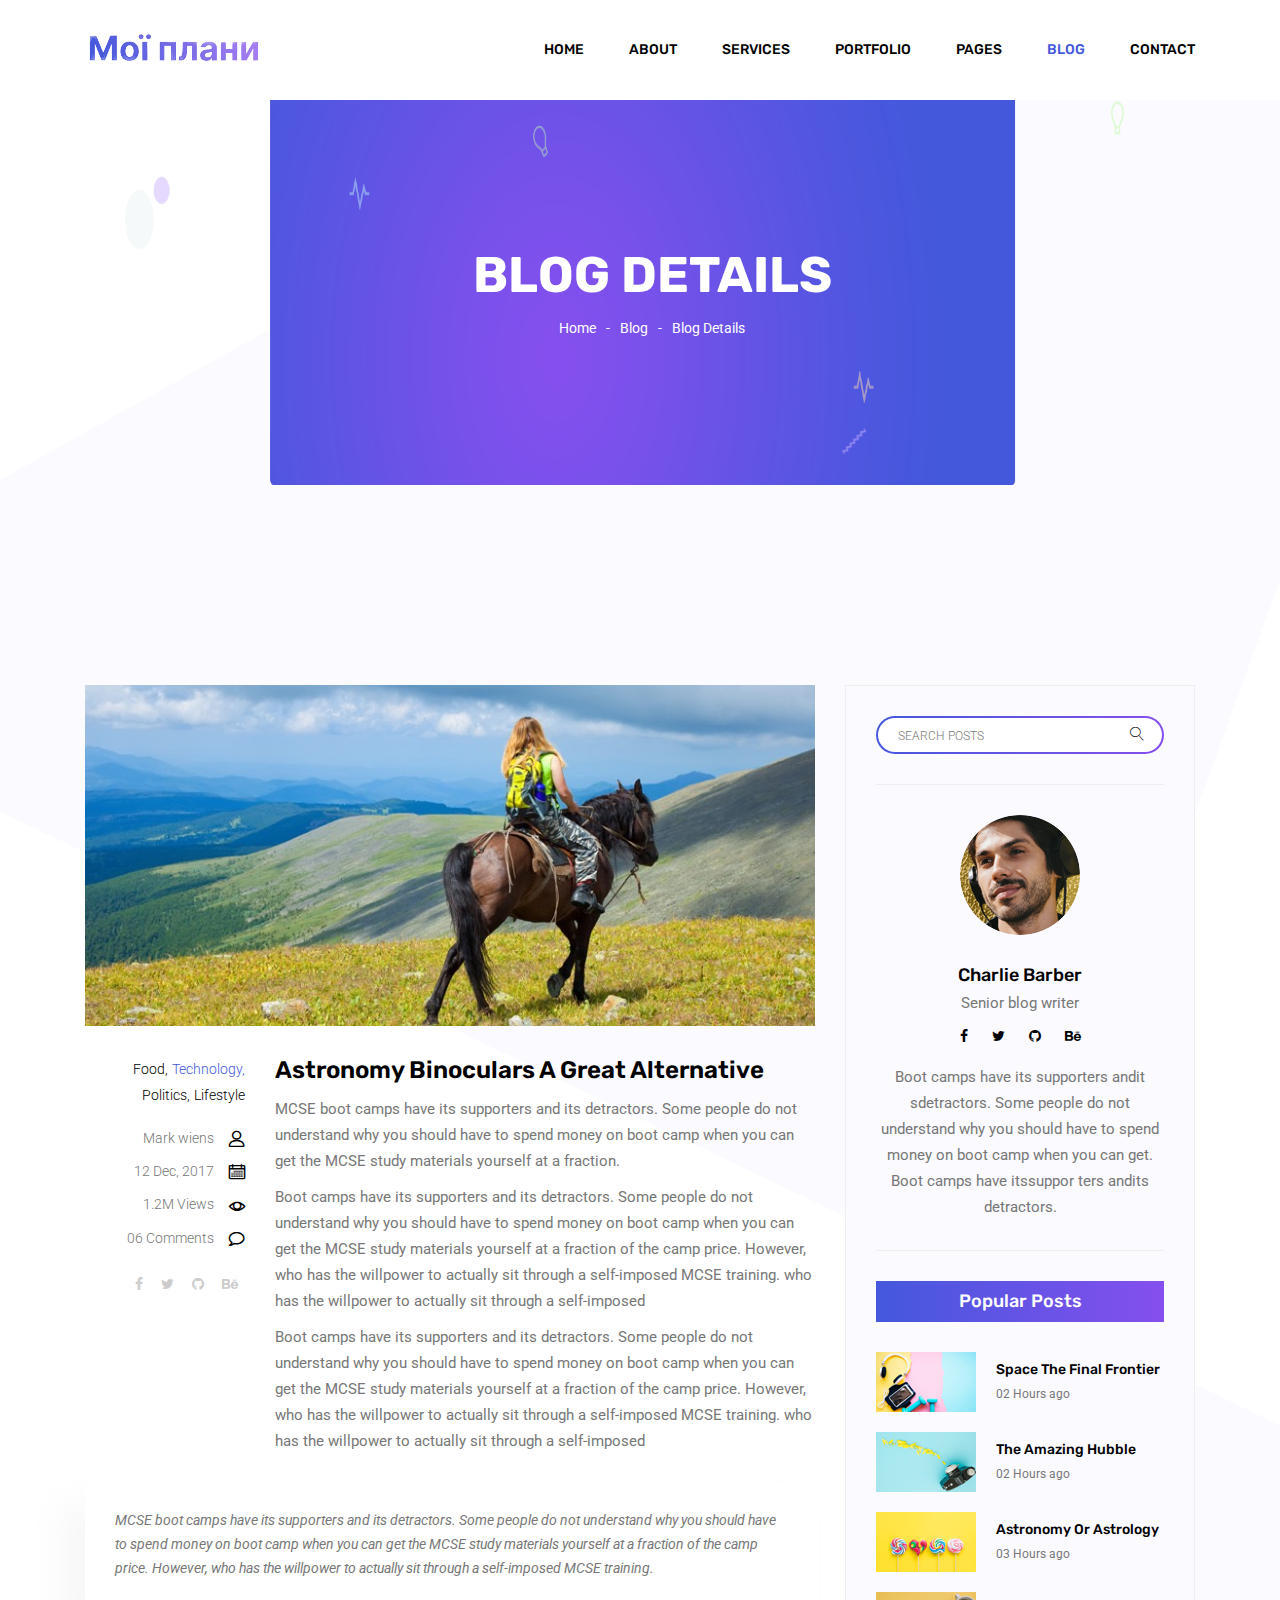
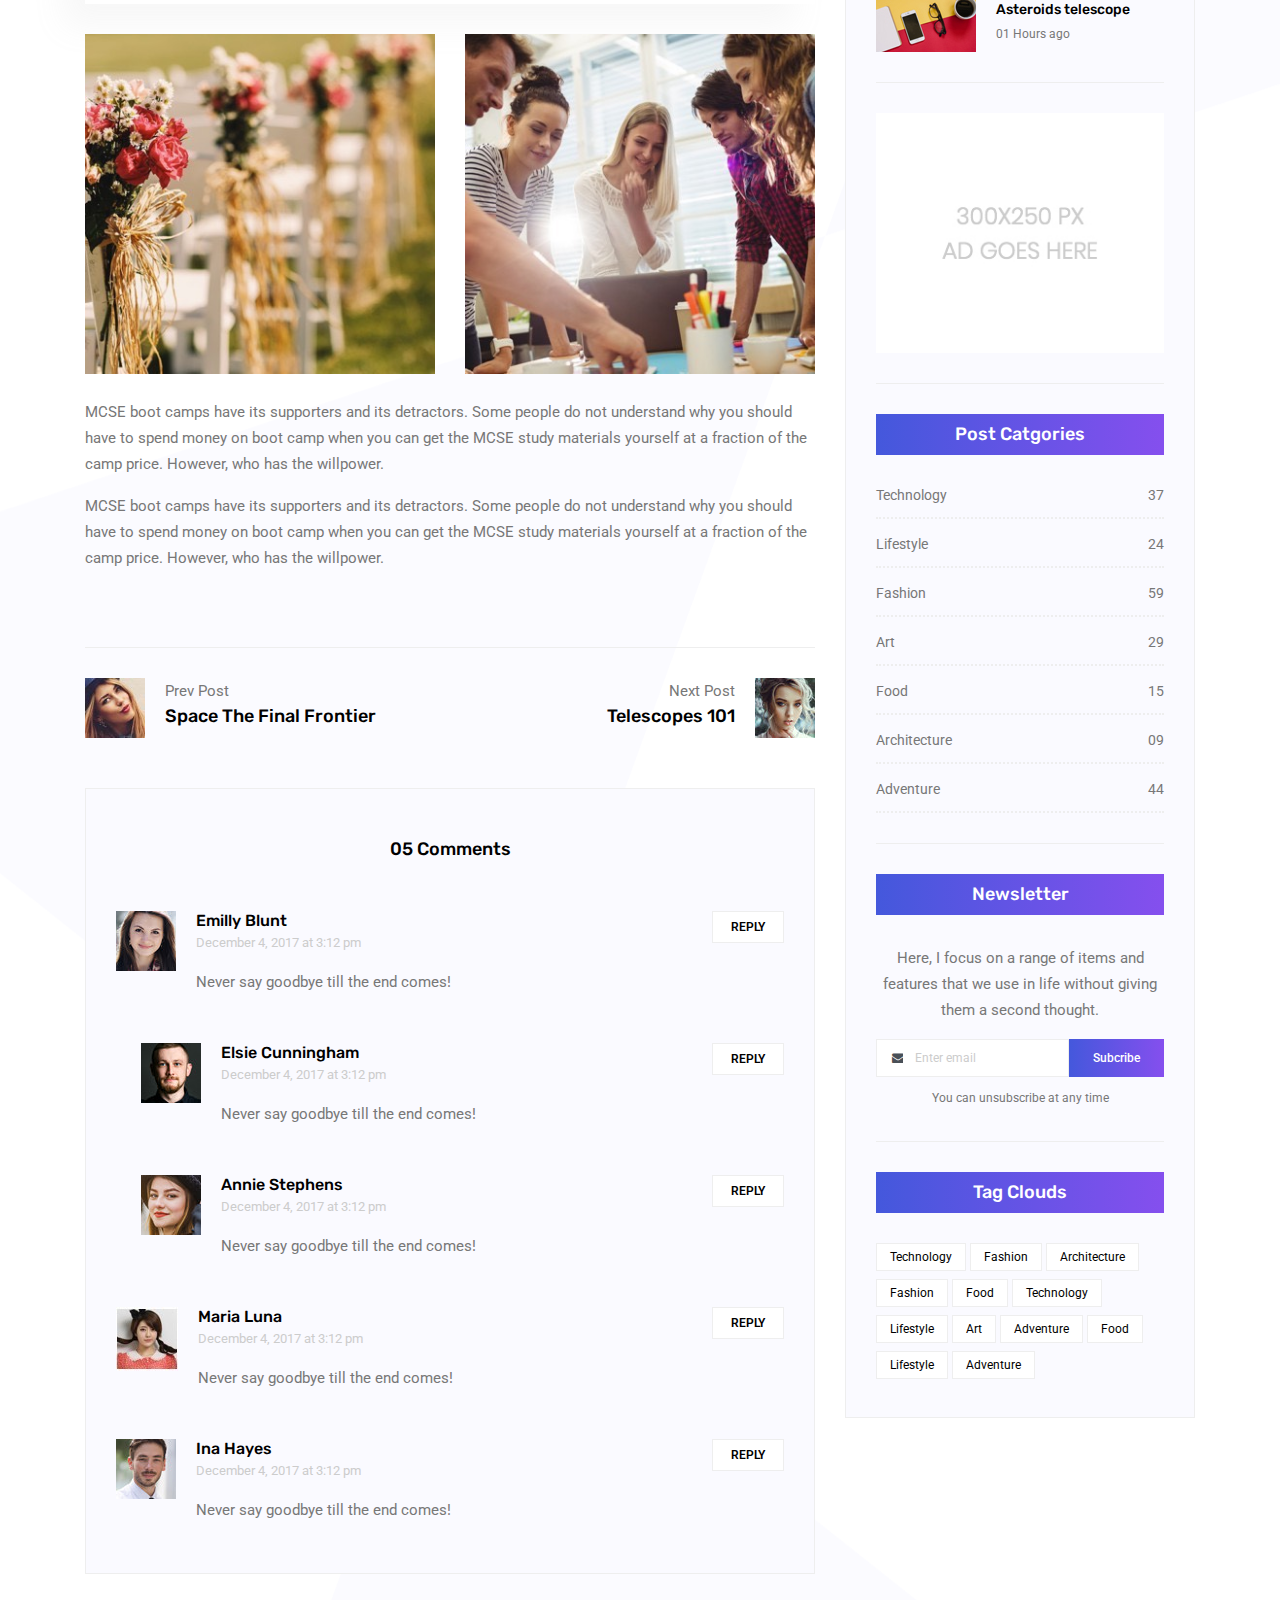
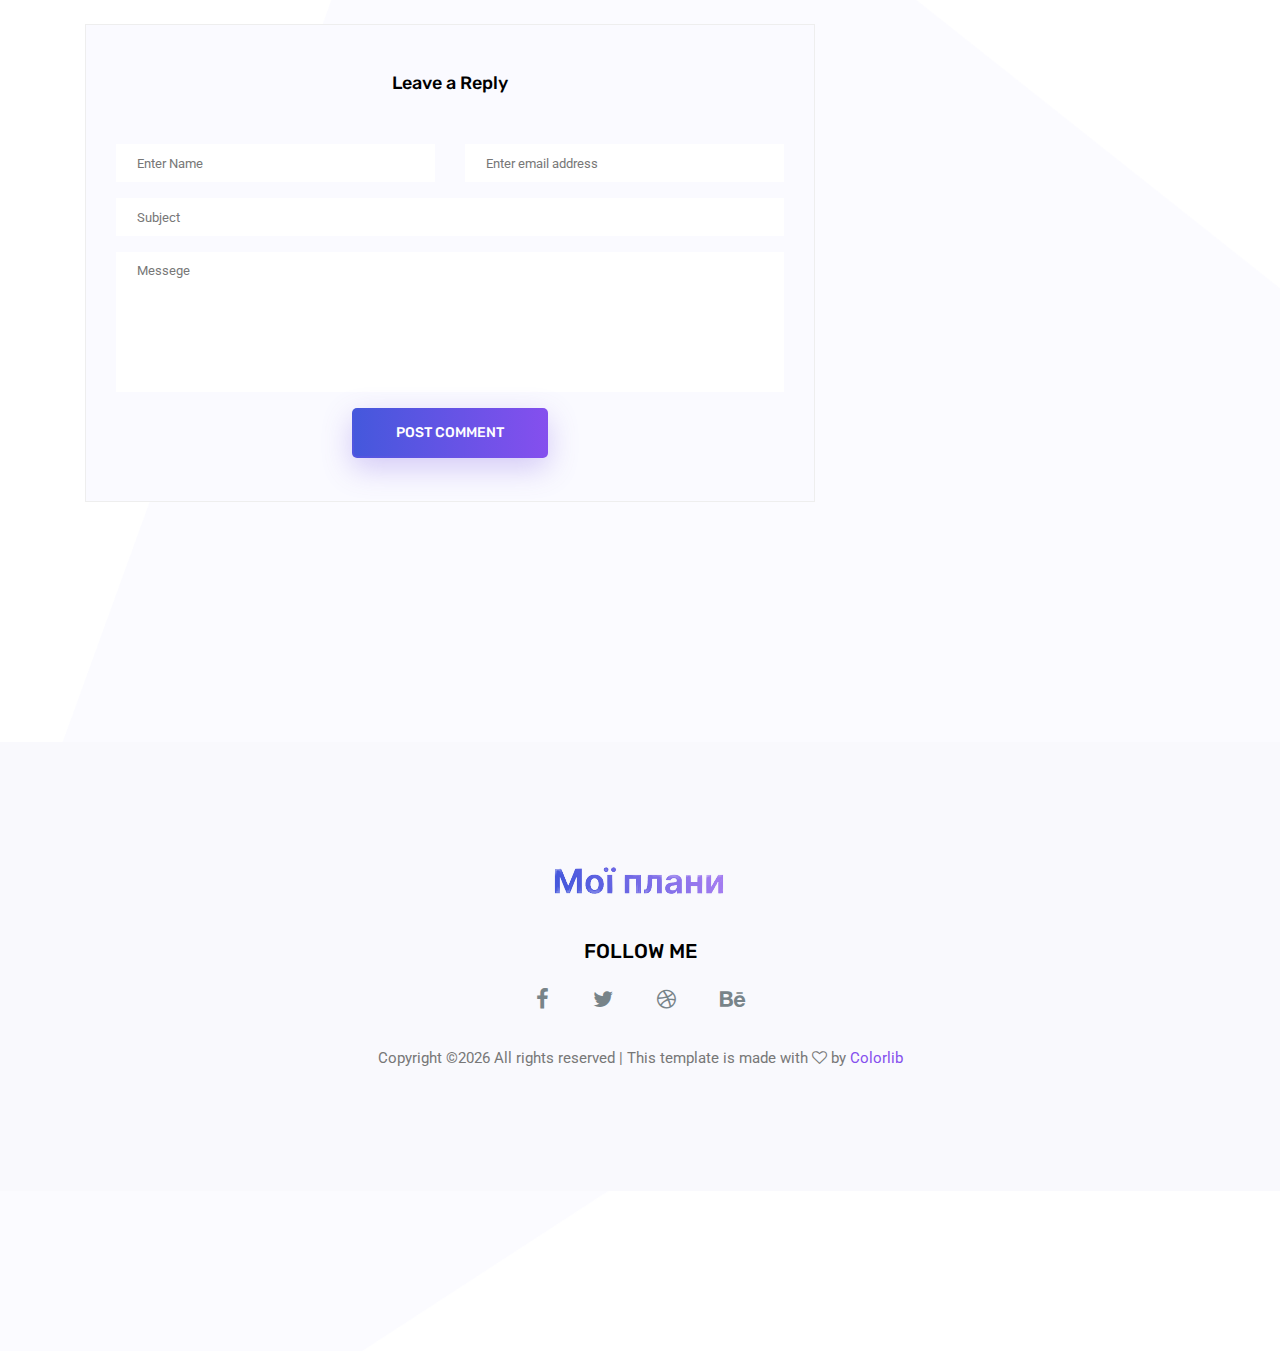
<file: single-blog.html>
<!doctype html>
<html lang="en">

<head>
	<!-- Required meta tags -->
	<meta charset="utf-8">
	<meta name="viewport" content="width=device-width, initial-scale=1, shrink-to-fit=no">
	<link rel="icon" href="img/favicon.png" type="image/png">
	<title>Blog Details</title>
	<!-- Bootstrap CSS -->
	<link rel="stylesheet" href="css/bootstrap.css">
	<link rel="stylesheet" href="vendors/linericon/style.css">
	<link rel="stylesheet" href="css/font-awesome.min.css">
	<link rel="stylesheet" href="vendors/owl-carousel/owl.carousel.min.css">
	<link rel="stylesheet" href="css/magnific-popup.css">
	<link rel="stylesheet" href="vendors/nice-select/css/nice-select.css">
	<!-- main css -->
	<link rel="stylesheet" href="css/style.css">
</head>

<body class="blog_version">

	<!--================ Start Header Area =================-->
	<header class="header_area">
		<div class="main_menu">
			<nav class="navbar navbar-expand-lg navbar-light">
				<div class="container">
					<!-- Brand and toggle get grouped for better mobile display -->
					<a class="navbar-brand logo_h" href="index.html"><img src="img/logo.png" alt=""></a>
					<button class="navbar-toggler" type="button" data-toggle="collapse" data-target="#navbarSupportedContent"
					 aria-controls="navbarSupportedContent" aria-expanded="false" aria-label="Toggle navigation">
						<span class="icon-bar"></span>
						<span class="icon-bar"></span>
						<span class="icon-bar"></span>
					</button>
					<!-- Collect the nav links, forms, and other content for toggling -->
					<div class="collapse navbar-collapse offset" id="navbarSupportedContent">
						<ul class="nav navbar-nav menu_nav justify-content-end">
							<li class="nav-item"><a class="nav-link" href="index.html">Home</a></li>
							<li class="nav-item"><a class="nav-link" href="about.html">About</a></li>
							<li class="nav-item"><a class="nav-link" href="services.html">Services</a></li>
							<li class="nav-item"><a class="nav-link" href="portfolio.html">Portfolio</a></li>
							<li class="nav-item submenu dropdown">
								<a href="#" class="nav-link dropdown-toggle" data-toggle="dropdown" role="button" aria-haspopup="true"
								 aria-expanded="false">Pages</a>
								<ul class="dropdown-menu">
                                    <li class="nav-item"><a class="nav-link" href="elements.html">Elements</a></li>
                                    <li class="nav-item"><a class="nav-link" href="portfolio-details.html">Portfolio Details</a></li>
								</ul>
							</li>
							<li class="nav-item submenu dropdown active">
								<a href="#" class="nav-link dropdown-toggle" data-toggle="dropdown" role="button" aria-haspopup="true"
								 aria-expanded="false">Blog</a>
								<ul class="dropdown-menu">
									<li class="nav-item"><a class="nav-link" href="blog.html">Blog</a></li>
									<li class="nav-item"><a class="nav-link" href="single-blog.html">Blog Details</a></li>
								</ul>
							</li>
							<li class="nav-item"><a class="nav-link" href="contact.html">Contact</a></li>
						</ul>
					</div>
				</div>
			</nav>
		</div>
	</header>
	<!--================ End Header Area =================-->

    <!--================ Start Banner Area =================-->
    <section class="banner_area">
        <div class="banner_inner d-flex align-items-center">
            <div class="container">
                <div class="banner_content text-center">
                    <h2>Blog Details</h2>
                    <div class="page_link">
                        <a href="index.html">Home</a>
                        <a href="blog.html">Blog</a>
                        <a href="single-blog.html">Blog Details</a>
                    </div>
                </div>
            </div>
        </div>
    </section>
    <!--================ End Banner Area =================-->
    
    <!--================Blog Area =================-->
    <section class="blog_area single-post-area section_gap">
        <div class="container">
            <div class="row">
                <div class="col-lg-8 posts-list">
                    <div class="single-post row">
                        <div class="col-lg-12">
                            <div class="feature-img">
                                <img class="img-fluid" src="img/blog/feature-img1.jpg" alt="">
                            </div>									
                        </div>
                        <div class="col-lg-3  col-md-3">
                            <div class="blog_info text-right">
                                <div class="post_tag">
                                    <a href="#">Food,</a>
                                    <a class="active" href="#">Technology,</a>
                                    <a href="#">Politics,</a>
                                    <a href="#">Lifestyle</a>
                                </div>
                                <ul class="blog_meta list">
                                    <li><a href="#">Mark wiens<i class="lnr lnr-user"></i></a></li>
                                    <li><a href="#">12 Dec, 2017<i class="lnr lnr-calendar-full"></i></a></li>
                                    <li><a href="#">1.2M Views<i class="lnr lnr-eye"></i></a></li>
                                    <li><a href="#">06 Comments<i class="lnr lnr-bubble"></i></a></li>
                                </ul>
                                <ul class="social-links">
                                    <li><a href="#"><i class="fa fa-facebook"></i></a></li>
                                    <li><a href="#"><i class="fa fa-twitter"></i></a></li>
                                    <li><a href="#"><i class="fa fa-github"></i></a></li>
                                    <li><a href="#"><i class="fa fa-behance"></i></a></li>
                                </ul>
                            </div>
                        </div>
                        <div class="col-lg-9 col-md-9 blog_details">
                            <h2>Astronomy Binoculars A Great Alternative</h2>
                            <p class="excert">
                                MCSE boot camps have its supporters and its detractors. Some people do not understand why you should have to spend money on boot camp when you can get the MCSE study materials yourself at a fraction.
                            </p>
                            <p>
                                Boot camps have its supporters and its detractors. Some people do not understand why you should have to spend money on boot camp when you can get the MCSE study materials yourself at a fraction of the camp price. However, who has the willpower to actually sit through a self-imposed MCSE training. who has the willpower to actually sit through a self-imposed
                            </p>
                            <p>
                                Boot camps have its supporters and its detractors. Some people do not understand why you should have to spend money on boot camp when you can get the MCSE study materials yourself at a fraction of the camp price. However, who has the willpower to actually sit through a self-imposed MCSE training. who has the willpower to actually sit through a self-imposed
                            </p>
                        </div>
                        <div class="col-lg-12">
                            <div class="quotes">
                                MCSE boot camps have its supporters and its detractors. Some people do not understand why you should have to spend money on boot camp when you can get the MCSE study materials yourself at a fraction of the camp price. However, who has the willpower to actually sit through a self-imposed MCSE training.										
                            </div>
                            <div class="row">
                                <div class="col-6">
                                    <img class="img-fluid" src="img/blog/post-img1.jpg" alt="">
                                </div>
                                <div class="col-6">
                                    <img class="img-fluid" src="img/blog/post-img2.jpg" alt="">
                                </div>	
                                <div class="col-lg-12 mt-25">
                                    <p>
                                        MCSE boot camps have its supporters and its detractors. Some people do not understand why you should have to spend money on boot camp when you can get the MCSE study materials yourself at a fraction of the camp price. However, who has the willpower.
                                    </p>
                                    <p>
                                        MCSE boot camps have its supporters and its detractors. Some people do not understand why you should have to spend money on boot camp when you can get the MCSE study materials yourself at a fraction of the camp price. However, who has the willpower.
                                    </p>											
                                </div>									
                            </div>
                        </div>
                    </div>
                    <div class="navigation-area">
                        <div class="row">
                            <div class="col-lg-6 col-md-6 col-12 nav-left flex-row d-flex justify-content-start align-items-center">
                                <div class="thumb">
                                    <a href="#"><img class="img-fluid" src="img/blog/prev.jpg" alt=""></a>
                                </div>
                                <div class="arrow">
                                    <a href="#"><span class="lnr text-white lnr-arrow-left"></span></a>
                                </div>
                                <div class="detials">
                                    <p>Prev Post</p>
                                    <a href="#"><h4>Space The Final Frontier</h4></a>
                                </div>
                            </div>
                            <div class="col-lg-6 col-md-6 col-12 nav-right flex-row d-flex justify-content-end align-items-center">
                                <div class="detials">
                                    <p>Next Post</p>
                                    <a href="#"><h4>Telescopes 101</h4></a>
                                </div>
                                <div class="arrow">
                                    <a href="#"><span class="lnr text-white lnr-arrow-right"></span></a>
                                </div>
                                <div class="thumb">
                                    <a href="#"><img class="img-fluid" src="img/blog/next.jpg" alt=""></a>
                                </div>										
                            </div>									
                        </div>
                    </div>
                    <div class="comments-area">
                        <h4>05 Comments</h4>
                        <div class="comment-list">
                            <div class="single-comment justify-content-between d-flex">
                                <div class="user justify-content-between d-flex">
                                    <div class="thumb">
                                        <img src="img/blog/c1.jpg" alt="">
                                    </div>
                                    <div class="desc">
                                        <h5><a href="#">Emilly Blunt</a></h5>
                                        <p class="date">December 4, 2017 at 3:12 pm </p>
                                        <p class="comment">
                                            Never say goodbye till the end comes!
                                        </p>
                                    </div>
                                </div>
                                <div class="reply-btn">
                                        <a href="" class="btn-reply text-uppercase">reply</a> 
                                </div>
                            </div>
                        </div>	
                        <div class="comment-list left-padding">
                            <div class="single-comment justify-content-between d-flex">
                                <div class="user justify-content-between d-flex">
                                    <div class="thumb">
                                        <img src="img/blog/c2.jpg" alt="">
                                    </div>
                                    <div class="desc">
                                        <h5><a href="#">Elsie Cunningham</a></h5>
                                        <p class="date">December 4, 2017 at 3:12 pm </p>
                                        <p class="comment">
                                            Never say goodbye till the end comes!
                                        </p>
                                    </div>
                                </div>
                                <div class="reply-btn">
                                        <a href="" class="btn-reply text-uppercase">reply</a> 
                                </div>
                            </div>
                        </div>	
                        <div class="comment-list left-padding">
                            <div class="single-comment justify-content-between d-flex">
                                <div class="user justify-content-between d-flex">
                                    <div class="thumb">
                                        <img src="img/blog/c3.jpg" alt="">
                                    </div>
                                    <div class="desc">
                                        <h5><a href="#">Annie Stephens</a></h5>
                                        <p class="date">December 4, 2017 at 3:12 pm </p>
                                        <p class="comment">
                                            Never say goodbye till the end comes!
                                        </p>
                                    </div>
                                </div>
                                <div class="reply-btn">
                                        <a href="" class="btn-reply text-uppercase">reply</a> 
                                </div>
                            </div>
                        </div>	
                        <div class="comment-list">
                            <div class="single-comment justify-content-between d-flex">
                                <div class="user justify-content-between d-flex">
                                    <div class="thumb">
                                        <img src="img/blog/c4.jpg" alt="">
                                    </div>
                                    <div class="desc">
                                        <h5><a href="#">Maria Luna</a></h5>
                                        <p class="date">December 4, 2017 at 3:12 pm </p>
                                        <p class="comment">
                                            Never say goodbye till the end comes!
                                        </p>
                                    </div>
                                </div>
                                <div class="reply-btn">
                                        <a href="" class="btn-reply text-uppercase">reply</a> 
                                </div>
                            </div>
                        </div>	
                        <div class="comment-list">
                            <div class="single-comment justify-content-between d-flex">
                                <div class="user justify-content-between d-flex">
                                    <div class="thumb">
                                        <img src="img/blog/c5.jpg" alt="">
                                    </div>
                                    <div class="desc">
                                        <h5><a href="#">Ina Hayes</a></h5>
                                        <p class="date">December 4, 2017 at 3:12 pm </p>
                                        <p class="comment">
                                            Never say goodbye till the end comes!
                                        </p>
                                    </div>
                                </div>
                                <div class="reply-btn">
                                        <a href="" class="btn-reply text-uppercase">reply</a> 
                                </div>
                            </div>
                        </div>	                                             				
                    </div>
                    <div class="comment-form">
                        <h4>Leave a Reply</h4>
                        <form>
                            <div class="form-group form-inline">
                                <div class="form-group col-lg-6 col-md-6 name">
                                <input type="text" class="form-control" id="name" placeholder="Enter Name" onfocus="this.placeholder = ''" onblur="this.placeholder = 'Enter Name'">
                                </div>
                                <div class="form-group col-lg-6 col-md-6 email">
                                <input type="email" class="form-control" id="email" placeholder="Enter email address" onfocus="this.placeholder = ''" onblur="this.placeholder = 'Enter email address'">
                                </div>										
                            </div>
                            <div class="form-group">
                                <input type="text" class="form-control" id="subject" placeholder="Subject" onfocus="this.placeholder = ''" onblur="this.placeholder = 'Subject'">
                            </div>
                            <div class="form-group">
                                <textarea class="form-control mb-10" rows="5" name="message" placeholder="Messege" onfocus="this.placeholder = ''" onblur="this.placeholder = 'Messege'" required=""></textarea>
                            </div>
                            <a href="#" class="primary-btn primary_btn"><span>Post Comment</span></a>	
                        </form>
                    </div>
                </div>
                <div class="col-lg-4">
                    <div class="blog_right_sidebar">
                        <aside class="single_sidebar_widget search_widget">
                            <div class="input-group">
                                <input type="text" class="form-control" placeholder="Search Posts">
                                <span class="input-group-btn">
                                    <button class="btn btn-default" type="button"><i class="lnr lnr-magnifier"></i></button>
                                </span>
                            </div><!-- /input-group -->
                            <div class="br"></div>
                        </aside>
                        <aside class="single_sidebar_widget author_widget">
                            <img class="author_img rounded-circle" src="img/blog/author.png" alt="">
                            <h4>Charlie Barber</h4>
                            <p>Senior blog writer</p>
                            <div class="social_icon">
                                <a href="#"><i class="fa fa-facebook"></i></a>
                                <a href="#"><i class="fa fa-twitter"></i></a>
                                <a href="#"><i class="fa fa-github"></i></a>
                                <a href="#"><i class="fa fa-behance"></i></a>
                            </div>
                            <p>Boot camps have its supporters andit sdetractors. Some people do not understand why you should have to spend money on boot camp when you can get. Boot camps have itssuppor ters andits detractors.</p>
                            <div class="br"></div>
                        </aside>
                        <aside class="single_sidebar_widget popular_post_widget">
                            <h3 class="widget_title">Popular Posts</h3>
                            <div class="media post_item">
                                <img src="img/blog/popular-post/post1.jpg" alt="post">
                                <div class="media-body">
                                    <a href="blog-details.html"><h3>Space The Final Frontier</h3></a>
                                    <p>02 Hours ago</p>
                                </div>
                            </div>
                            <div class="media post_item">
                                <img src="img/blog/popular-post/post2.jpg" alt="post">
                                <div class="media-body">
                                    <a href="blog-details.html"><h3>The Amazing Hubble</h3></a>
                                    <p>02 Hours ago</p>
                                </div>
                            </div>
                            <div class="media post_item">
                                <img src="img/blog/popular-post/post3.jpg" alt="post">
                                <div class="media-body">
                                    <a href="blog-details.html"><h3>Astronomy Or Astrology</h3></a>
                                    <p>03 Hours ago</p>
                                </div>
                            </div>
                            <div class="media post_item">
                                <img src="img/blog/popular-post/post4.jpg" alt="post">
                                <div class="media-body">
                                    <a href="blog-details.html"><h3>Asteroids telescope</h3></a>
                                    <p>01 Hours ago</p>
                                </div>
                            </div>
                            <div class="br"></div>
                        </aside>
                        <aside class="single_sidebar_widget ads_widget">
                            <a href="#"><img class="img-fluid" src="img/blog/add.jpg" alt=""></a>
                            <div class="br"></div>
                        </aside>
                        <aside class="single_sidebar_widget post_category_widget">
                            <h4 class="widget_title">Post Catgories</h4>
                            <ul class="list cat-list">
                                <li>
                                    <a href="#" class="d-flex justify-content-between">
                                        <p>Technology</p>
                                        <p>37</p>
                                    </a>
                                </li>
                                <li>
                                    <a href="#" class="d-flex justify-content-between">
                                        <p>Lifestyle</p>
                                        <p>24</p>
                                    </a>
                                </li>
                                <li>
                                    <a href="#" class="d-flex justify-content-between">
                                        <p>Fashion</p>
                                        <p>59</p>
                                    </a>
                                </li>
                                <li>
                                    <a href="#" class="d-flex justify-content-between">
                                        <p>Art</p>
                                        <p>29</p>
                                    </a>
                                </li>
                                <li>
                                    <a href="#" class="d-flex justify-content-between">
                                        <p>Food</p>
                                        <p>15</p>
                                    </a>
                                </li>
                                <li>
                                    <a href="#" class="d-flex justify-content-between">
                                        <p>Architecture</p>
                                        <p>09</p>
                                    </a>
                                </li>
                                <li>
                                    <a href="#" class="d-flex justify-content-between">
                                        <p>Adventure</p>
                                        <p>44</p>
                                    </a>
                                </li>															
                            </ul>
                            <div class="br"></div>
                        </aside>
                        <aside class="single-sidebar-widget newsletter_widget">
                            <h4 class="widget_title">Newsletter</h4>
                            <p>
                            Here, I focus on a range of items and features that we use in life without
                            giving them a second thought.
                            </p>
                            <div class="form-group d-flex flex-row">
                                <div class="input-group">
                                    <div class="input-group-prepend">
                                        <div class="input-group-text"><i class="fa fa-envelope" aria-hidden="true"></i></div>
                                    </div>
                                    <input type="text" class="form-control" id="inlineFormInputGroup" placeholder="Enter email" onfocus="this.placeholder = ''" onblur="this.placeholder = 'Enter email'">
                                </div>
                                <a href="#" class="bbtns">Subcribe</a>
                            </div>	
                            <p class="text-bottom">You can unsubscribe at any time</p>	
                            <div class="br"></div>							
                        </aside>
                        <aside class="single-sidebar-widget tag_cloud_widget">
                            <h4 class="widget_title">Tag Clouds</h4>
                            <ul class="list">
                                <li><a href="#">Technology</a></li>
                                <li><a href="#">Fashion</a></li>
                                <li><a href="#">Architecture</a></li>
                                <li><a href="#">Fashion</a></li>
                                <li><a href="#">Food</a></li>
                                <li><a href="#">Technology</a></li>
                                <li><a href="#">Lifestyle</a></li>
                                <li><a href="#">Art</a></li>
                                <li><a href="#">Adventure</a></li>
                                <li><a href="#">Food</a></li>
                                <li><a href="#">Lifestyle</a></li>
                                <li><a href="#">Adventure</a></li>
                            </ul>
                        </aside>
                    </div>
                </div>
            </div>
        </div>
    </section>
    <!--================Blog Area =================-->
        
    <!--================Footer Area =================-->
	<footer class="footer_area">
        <div class="container">
            <div class="row justify-content-center">
                <div class="col-lg-12">
                    <div class="footer_top flex-column">
                        <div class="footer_logo">
                            <a href="#">
                                <img src="img/logo.png" alt="">
                            </a>
                            <h4>Follow Me</h4>
                        </div>
                        <div class="footer_social">
                            <a href="#"><i class="fa fa-facebook"></i></a>
                            <a href="#"><i class="fa fa-twitter"></i></a>
                            <a href="#"><i class="fa fa-dribbble"></i></a>
                            <a href="#"><i class="fa fa-behance"></i></a>
                        </div>
                    </div>
                </div>
            </div>
            <div class="row footer_bottom justify-content-center">
                <p class="col-lg-8 col-sm-12 footer-text">
                    <!-- Link back to Colorlib can't be removed. Template is licensed under CC BY 3.0. -->
Copyright &copy;<script>document.write(new Date().getFullYear());</script> All rights reserved | This template is made with <i class="fa fa-heart-o" aria-hidden="true"></i> by <a href="https://colorlib.com" target="_blank">Colorlib</a>
<!-- Link back to Colorlib can't be removed. Template is licensed under CC BY 3.0. --></p>
            </div>
        </div>
    </footer>
    <!--================End Footer Area =================-->
       
        <!-- Optional JavaScript -->
        <!-- jQuery first, then Popper.js, then Bootstrap JS -->
        <script src="js/jquery-3.2.1.min.js"></script>
        <script src="js/popper.js"></script>
        <script src="js/bootstrap.min.js"></script>
        <script src="js/stellar.js"></script>
        <script src="vendors/lightbox/simpleLightbox.min.js"></script>
        <script src="vendors/nice-select/js/jquery.nice-select.min.js"></script>
        <script src="vendors/isotope/imagesloaded.pkgd.min.js"></script>
        <script src="vendors/isotope/isotope-min.js"></script>
        <script src="vendors/owl-carousel/owl.carousel.min.js"></script>
        <script src="js/jquery.ajaxchimp.min.js"></script>
        <script src="js/mail-script.js"></script>
        <script src="js/theme.js"></script>
    </body>
    </html>
</file>
<file: vendors/linericon/style.css>
@font-face {
	font-family: 'Linearicons-Free';
	src:url('fonts/Linearicons-Free.eot?w118d');
	src:url('fonts/Linearicons-Free.eot?#iefixw118d') format('embedded-opentype'),
		url('fonts/Linearicons-Free.woff2?w118d') format('woff2'),
		url('fonts/Linearicons-Free.woff?w118d') format('woff'),
		url('fonts/Linearicons-Free.ttf?w118d') format('truetype'),
		url('fonts/Linearicons-Free.svg?w118d#Linearicons-Free') format('svg');
	font-weight: normal;
	font-style: normal;
}

.lnr {
	font-family: 'Linearicons-Free';
	speak: none;
	font-style: normal;
	font-weight: normal;
	font-variant: normal;
	text-transform: none;
	line-height: 1;

	/* Better Font Rendering =========== */
	-webkit-font-smoothing: antialiased;
	-moz-osx-font-smoothing: grayscale;
}

.lnr-home:before {
	content: "\e800";
}
.lnr-apartment:before {
	content: "\e801";
}
.lnr-pencil:before {
	content: "\e802";
}
.lnr-magic-wand:before {
	content: "\e803";
}
.lnr-drop:before {
	content: "\e804";
}
.lnr-lighter:before {
	content: "\e805";
}
.lnr-poop:before {
	content: "\e806";
}
.lnr-sun:before {
	content: "\e807";
}
.lnr-moon:before {
	content: "\e808";
}
.lnr-cloud:before {
	content: "\e809";
}
.lnr-cloud-upload:before {
	content: "\e80a";
}
.lnr-cloud-download:before {
	content: "\e80b";
}
.lnr-cloud-sync:before {
	content: "\e80c";
}
.lnr-cloud-check:before {
	content: "\e80d";
}
.lnr-database:before {
	content: "\e80e";
}
.lnr-lock:before {
	content: "\e80f";
}
.lnr-cog:before {
	content: "\e810";
}
.lnr-trash:before {
	content: "\e811";
}
.lnr-dice:before {
	content: "\e812";
}
.lnr-heart:before {
	content: "\e813";
}
.lnr-star:before {
	content: "\e814";
}
.lnr-star-half:before {
	content: "\e815";
}
.lnr-star-empty:before {
	content: "\e816";
}
.lnr-flag:before {
	content: "\e817";
}
.lnr-envelope:before {
	content: "\e818";
}
.lnr-paperclip:before {
	content: "\e819";
}
.lnr-inbox:before {
	content: "\e81a";
}
.lnr-eye:before {
	content: "\e81b";
}
.lnr-printer:before {
	content: "\e81c";
}
.lnr-file-empty:before {
	content: "\e81d";
}
.lnr-file-add:before {
	content: "\e81e";
}
.lnr-enter:before {
	content: "\e81f";
}
.lnr-exit:before {
	content: "\e820";
}
.lnr-graduation-hat:before {
	content: "\e821";
}
.lnr-license:before {
	content: "\e822";
}
.lnr-music-note:before {
	content: "\e823";
}
.lnr-film-play:before {
	content: "\e824";
}
.lnr-camera-video:before {
	content: "\e825";
}
.lnr-camera:before {
	content: "\e826";
}
.lnr-picture:before {
	content: "\e827";
}
.lnr-book:before {
	content: "\e828";
}
.lnr-bookmark:before {
	content: "\e829";
}
.lnr-user:before {
	content: "\e82a";
}
.lnr-users:before {
	content: "\e82b";
}
.lnr-shirt:before {
	content: "\e82c";
}
.lnr-store:before {
	content: "\e82d";
}
.lnr-cart:before {
	content: "\e82e";
}
.lnr-tag:before {
	content: "\e82f";
}
.lnr-phone-handset:before {
	content: "\e830";
}
.lnr-phone:before {
	content: "\e831";
}
.lnr-pushpin:before {
	content: "\e832";
}
.lnr-map-marker:before {
	content: "\e833";
}
.lnr-map:before {
	content: "\e834";
}
.lnr-location:before {
	content: "\e835";
}
.lnr-calendar-full:before {
	content: "\e836";
}
.lnr-keyboard:before {
	content: "\e837";
}
.lnr-spell-check:before {
	content: "\e838";
}
.lnr-screen:before {
	content: "\e839";
}
.lnr-smartphone:before {
	content: "\e83a";
}
.lnr-tablet:before {
	content: "\e83b";
}
.lnr-laptop:before {
	content: "\e83c";
}
.lnr-laptop-phone:before {
	content: "\e83d";
}
.lnr-power-switch:before {
	content: "\e83e";
}
.lnr-bubble:before {
	content: "\e83f";
}
.lnr-heart-pulse:before {
	content: "\e840";
}
.lnr-construction:before {
	content: "\e841";
}
.lnr-pie-chart:before {
	content: "\e842";
}
.lnr-chart-bars:before {
	content: "\e843";
}
.lnr-gift:before {
	content: "\e844";
}
.lnr-diamond:before {
	content: "\e845";
}
.lnr-linearicons:before {
	content: "\e846";
}
.lnr-dinner:before {
	content: "\e847";
}
.lnr-coffee-cup:before {
	content: "\e848";
}
.lnr-leaf:before {
	content: "\e849";
}
.lnr-paw:before {
	content: "\e84a";
}
.lnr-rocket:before {
	content: "\e84b";
}
.lnr-briefcase:before {
	content: "\e84c";
}
.lnr-bus:before {
	content: "\e84d";
}
.lnr-car:before {
	content: "\e84e";
}
.lnr-train:before {
	content: "\e84f";
}
.lnr-bicycle:before {
	content: "\e850";
}
.lnr-wheelchair:before {
	content: "\e851";
}
.lnr-select:before {
	content: "\e852";
}
.lnr-earth:before {
	content: "\e853";
}
.lnr-smile:before {
	content: "\e854";
}
.lnr-sad:before {
	content: "\e855";
}
.lnr-neutral:before {
	content: "\e856";
}
.lnr-mustache:before {
	content: "\e857";
}
.lnr-alarm:before {
	content: "\e858";
}
.lnr-bullhorn:before {
	content: "\e859";
}
.lnr-volume-high:before {
	content: "\e85a";
}
.lnr-volume-medium:before {
	content: "\e85b";
}
.lnr-volume-low:before {
	content: "\e85c";
}
.lnr-volume:before {
	content: "\e85d";
}
.lnr-mic:before {
	content: "\e85e";
}
.lnr-hourglass:before {
	content: "\e85f";
}
.lnr-undo:before {
	content: "\e860";
}
.lnr-redo:before {
	content: "\e861";
}
.lnr-sync:before {
	content: "\e862";
}
.lnr-history:before {
	content: "\e863";
}
.lnr-clock:before {
	content: "\e864";
}
.lnr-download:before {
	content: "\e865";
}
.lnr-upload:before {
	content: "\e866";
}
.lnr-enter-down:before {
	content: "\e867";
}
.lnr-exit-up:before {
	content: "\e868";
}
.lnr-bug:before {
	content: "\e869";
}
.lnr-code:before {
	content: "\e86a";
}
.lnr-link:before {
	content: "\e86b";
}
.lnr-unlink:before {
	content: "\e86c";
}
.lnr-thumbs-up:before {
	content: "\e86d";
}
.lnr-thumbs-down:before {
	content: "\e86e";
}
.lnr-magnifier:before {
	content: "\e86f";
}
.lnr-cross:before {
	content: "\e870";
}
.lnr-menu:before {
	content: "\e871";
}
.lnr-list:before {
	content: "\e872";
}
.lnr-chevron-up:before {
	content: "\e873";
}
.lnr-chevron-down:before {
	content: "\e874";
}
.lnr-chevron-left:before {
	content: "\e875";
}
.lnr-chevron-right:before {
	content: "\e876";
}
.lnr-arrow-up:before {
	content: "\e877";
}
.lnr-arrow-down:before {
	content: "\e878";
}
.lnr-arrow-left:before {
	content: "\e879";
}
.lnr-arrow-right:before {
	content: "\e87a";
}
.lnr-move:before {
	content: "\e87b";
}
.lnr-warning:before {
	content: "\e87c";
}
.lnr-question-circle:before {
	content: "\e87d";
}
.lnr-menu-circle:before {
	content: "\e87e";
}
.lnr-checkmark-circle:before {
	content: "\e87f";
}
.lnr-cross-circle:before {
	content: "\e880";
}
.lnr-plus-circle:before {
	content: "\e881";
}
.lnr-circle-minus:before {
	content: "\e882";
}
.lnr-arrow-up-circle:before {
	content: "\e883";
}
.lnr-arrow-down-circle:before {
	content: "\e884";
}
.lnr-arrow-left-circle:before {
	content: "\e885";
}
.lnr-arrow-right-circle:before {
	content: "\e886";
}
.lnr-chevron-up-circle:before {
	content: "\e887";
}
.lnr-chevron-down-circle:before {
	content: "\e888";
}
.lnr-chevron-left-circle:before {
	content: "\e889";
}
.lnr-chevron-right-circle:before {
	content: "\e88a";
}
.lnr-crop:before {
	content: "\e88b";
}
.lnr-frame-expand:before {
	content: "\e88c";
}
.lnr-frame-contract:before {
	content: "\e88d";
}
.lnr-layers:before {
	content: "\e88e";
}
.lnr-funnel:before {
	content: "\e88f";
}
.lnr-text-format:before {
	content: "\e890";
}
.lnr-text-format-remove:before {
	content: "\e891";
}
.lnr-text-size:before {
	content: "\e892";
}
.lnr-bold:before {
	content: "\e893";
}
.lnr-italic:before {
	content: "\e894";
}
.lnr-underline:before {
	content: "\e895";
}
.lnr-strikethrough:before {
	content: "\e896";
}
.lnr-highlight:before {
	content: "\e897";
}
.lnr-text-align-left:before {
	content: "\e898";
}
.lnr-text-align-center:before {
	content: "\e899";
}
.lnr-text-align-right:before {
	content: "\e89a";
}
.lnr-text-align-justify:before {
	content: "\e89b";
}
.lnr-line-spacing:before {
	content: "\e89c";
}
.lnr-indent-increase:before {
	content: "\e89d";
}
.lnr-indent-decrease:before {
	content: "\e89e";
}
.lnr-pilcrow:before {
	content: "\e89f";
}
.lnr-direction-ltr:before {
	content: "\e8a0";
}
.lnr-direction-rtl:before {
	content: "\e8a1";
}
.lnr-page-break:before {
	content: "\e8a2";
}
.lnr-sort-alpha-asc:before {
	content: "\e8a3";
}
.lnr-sort-amount-asc:before {
	content: "\e8a4";
}
.lnr-hand:before {
	content: "\e8a5";
}
.lnr-pointer-up:before {
	content: "\e8a6";
}
.lnr-pointer-right:before {
	content: "\e8a7";
}
.lnr-pointer-down:before {
	content: "\e8a8";
}
.lnr-pointer-left:before {
	content: "\e8a9";
}
</file>
<file: vendors/nice-select/css/nice-select.css>
.nice-select {
  -webkit-tap-highlight-color: transparent;
  background-color: #fff;
  border-radius: 5px;
  border: solid 1px #e8e8e8;
  box-sizing: border-box;
  clear: both;
  cursor: pointer;
  display: block;
  float: left;
  font-family: inherit;
  font-size: 14px;
  font-weight: normal;
  height: 42px;
  line-height: 40px;
  outline: none;
  padding-left: 18px;
  padding-right: 30px;
  position: relative;
  text-align: left !important;
  -webkit-transition: all 0.2s ease-in-out;
  transition: all 0.2s ease-in-out;
  -webkit-user-select: none;
     -moz-user-select: none;
      -ms-user-select: none;
          user-select: none;
  white-space: nowrap;
  width: auto; }
  .nice-select:hover {
    border-color: #dbdbdb; }
  .nice-select:active, .nice-select.open, .nice-select:focus {
    border-color: #999; }
  .nice-select:after {
    border-bottom: 2px solid #999;
    border-right: 2px solid #999;
    content: '';
    display: block;
    height: 5px;
    margin-top: -4px;
    pointer-events: none;
    position: absolute;
    right: 12px;
    top: 50%;
    -webkit-transform-origin: 66% 66%;
        -ms-transform-origin: 66% 66%;
            transform-origin: 66% 66%;
    -webkit-transform: rotate(45deg);
        -ms-transform: rotate(45deg);
            transform: rotate(45deg);
    -webkit-transition: all 0.15s ease-in-out;
    transition: all 0.15s ease-in-out;
    width: 5px; }
  .nice-select.open:after {
    -webkit-transform: rotate(-135deg);
        -ms-transform: rotate(-135deg);
            transform: rotate(-135deg); }
  .nice-select.open .list {
    opacity: 1;
    pointer-events: auto;
    -webkit-transform: scale(1) translateY(0);
        -ms-transform: scale(1) translateY(0);
            transform: scale(1) translateY(0); }
  .nice-select.disabled {
    border-color: #ededed;
    color: #999;
    pointer-events: none; }
    .nice-select.disabled:after {
      border-color: #cccccc; }
  .nice-select.wide {
    width: 100%; }
    .nice-select.wide .list {
      left: 0 !important;
      right: 0 !important; }
  .nice-select.right {
    float: right; }
    .nice-select.right .list {
      left: auto;
      right: 0; }
  .nice-select.small {
    font-size: 12px;
    height: 36px;
    line-height: 34px; }
    .nice-select.small:after {
      height: 4px;
      width: 4px; }
    .nice-select.small .option {
      line-height: 34px;
      min-height: 34px; }
  .nice-select .list {
    background-color: #fff;
    border-radius: 5px;
    box-shadow: 0 0 0 1px rgba(68, 68, 68, 0.11);
    box-sizing: border-box;
    margin-top: 4px;
    opacity: 0;
    overflow: hidden;
    padding: 0;
    pointer-events: none;
    position: absolute;
    top: 100%;
    left: 0;
    -webkit-transform-origin: 50% 0;
        -ms-transform-origin: 50% 0;
            transform-origin: 50% 0;
    -webkit-transform: scale(0.75) translateY(-21px);
        -ms-transform: scale(0.75) translateY(-21px);
            transform: scale(0.75) translateY(-21px);
    -webkit-transition: all 0.2s cubic-bezier(0.5, 0, 0, 1.25), opacity 0.15s ease-out;
    transition: all 0.2s cubic-bezier(0.5, 0, 0, 1.25), opacity 0.15s ease-out;
    z-index: 9; }
    .nice-select .list:hover .option:not(:hover) {
      background-color: transparent !important; }
  .nice-select .option {
    cursor: pointer;
    font-weight: 400;
    line-height: 40px;
    list-style: none;
    min-height: 40px;
    outline: none;
    padding-left: 18px;
    padding-right: 29px;
    text-align: left;
    -webkit-transition: all 0.2s;
    transition: all 0.2s; }
    .nice-select .option:hover, .nice-select .option.focus, .nice-select .option.selected.focus {
      background-color: #f6f6f6; }
    .nice-select .option.selected {
      font-weight: bold; }
    .nice-select .option.disabled {
      background-color: transparent;
      color: #999;
      cursor: default; }

.no-csspointerevents .nice-select .list {
  display: none; }

.no-csspointerevents .nice-select.open .list {
  display: block; }
</file>
<file: css/style.css>
/*----------------------------------------------------
@File: Default Styles
@Author: SPONDON IT

This file contains the styling for the actual theme, this
is the file you need to edit to change the look of the
theme.
---------------------------------------------------- */
/*=====================================================================
@Template Name: HostHub Construction 
@Developed By: Naim Lasker
Author E-mail: naimlasker@gmail.com

=====================================================================*/
/*----------------------------------------------------*/
/*font Variables*/
/*Color Variables*/
/*=================== fonts ====================*/
@import url("https://fonts.googleapis.com/css?family=Roboto:400,500|Rubik:500,700");
/*---------------------------------------------------- */
/*----------------------------------------------------*/
/* Medium Layout: 1280px */
/* Tablet Layout: 768px */
/* Mobile Layout: 320px */
/* Wide Mobile Layout: 480px */
/*---------------------------------------------------- */
/*----------------------------------------------------*/
body {
  line-height: 26px;
  font-size: 15px;
  font-family: "Roboto", sans-serif;
  font-weight: 400;
  color: #777777;
  background: url(../img/body-bg.png) no-repeat center; }

h1,
h2,
h3,
h4,
h5,
h6 {
  font-family: "Rubik", sans-serif;
  font-weight: 500;
  color: #000000; }

.list {
  list-style: none;
  margin: 0px;
  padding: 0px; }

a {
  text-decoration: none;
  transition: all 0.3s ease-in-out; }
  a:hover, a:focus {
    text-decoration: none;
    outline: none; }

button:focus {
  outline: none;
  box-shadow: none; }

.mt-25 {
  margin-top: 25px; }

.p0 {
  padding-left: 0px;
  padding-right: 0px; }

.white_bg {
  background: #fff !important; }

.mb-50 {
  margin-bottom: 50px; }

.ml-15 {
  margin-left: 15px; }

.ml-20 {
  margin-left: 20px; }

.mt-50 {
  margin-top: 50px; }

/*---------------------------------------------------- */
/*----------------------------------------------------*/
.section_gap {
  padding: 200px 0; }
  @media (max-width: 1199px) {
    .section_gap {
      padding: 80px 0; } }

.section_gap_top {
  padding-top: 200px; }
  @media (max-width: 1199px) {
    .section_gap_top {
      padding-top: 80px; } }

.section_gap_bottom {
  padding-bottom: 200px; }
  @media (max-width: 1199px) {
    .section_gap_bottom {
      padding-bottom: 80px; } }

/* Main Title Area css
============================================================================================ */
.main_title {
  text-align: center;
  margin-bottom: 100px; }
  @media (max-width: 1199px) {
    .main_title {
      margin-bottom: 50px; } }
  .main_title h2 {
    font-size: 36px;
    font-weight: 700;
    margin-bottom: 15px;
    line-height: 50px;
    text-transform: uppercase; }
    @media (max-width: 991px) {
      .main_title h2 br {
        display: none; } }
    @media (max-width: 767px) {
      .main_title h2 {
        font-size: 30px;
        line-height: 34px; } }
  .main_title p {
    margin-bottom: 0px; }
    @media (max-width: 991px) {
      .main_title p br {
        display: none; } }
  .main_title.white h2 {
    color: #fff; }
  .main_title.white p {
    color: #fff;
    opacity: .6; }

/* End Main Title Area css
============================================================================================ */
/* Start Gradient Area css
============================================================================================ */
.gradient-bg, .header_area .navbar .nav .nav-item.submenu ul .nav-item:hover .nav-link, .blog_right_sidebar .widget_title, .blog_right_sidebar .newsletter_widget .bbtns, .blog_right_sidebar .tag_cloud_widget ul li a:hover, .blog-pagination .page-item.active .page-link, .blog-pagination .page-link:hover, .comments-area .btn-reply:hover {
  background: -webkit-linear-gradient(90deg, #4458dc 0%, #854fee 100%);
  background: -moz-linear-gradient(90deg, #4458dc 0%, #854fee 100%);
  background: -o-linear-gradient(90deg, #4458dc 0%, #854fee 100%);
  background: linear-gradient(90deg, #4458dc 0%, #854fee 100%); }

.border-gradient {
  border-image: -webkit-linear-gradient(90deg, #4458dc 0%, #854fee 100%);
  border-image: -moz-linear-gradient(90deg, #4458dc 0%, #854fee 100%);
  border-image: -o-linear-gradient(90deg, #4458dc 0%, #854fee 100%);
  border-image: linear-gradient(90deg, #4458dc 0%, #854fee 100%); }

.gradient-bg2 {
  background: -webkit-linear-gradient(90deg, #4458dc 0%, #854fee 100%);
  background: -moz-linear-gradient(90deg, #4458dc 0%, #854fee 100%);
  background: -o-linear-gradient(90deg, #4458dc 0%, #854fee 100%);
  background: linear-gradient(90deg, #4458dc 0%, #854fee 100%); }

.gradient-color, .contact_info .info_item i {
  background: -webkit-linear-gradient(90deg, #4458dc 0%, #854fee 100%);
  background: -moz-linear-gradient(90deg, #4458dc 0%, #854fee 100%);
  background: -o-linear-gradient(90deg, #4458dc 0%, #854fee 100%);
  background: linear-gradient(90deg, #4458dc 0%, #854fee 100%);
  -webkit-background-clip: text;
  -webkit-text-fill-color: transparent; }

/* End Gradient Area css
============================================================================================ */
.primary_btn {
  display: inline-block;
  color: #fff;
  letter-spacing: 0px;
  font-family: "Rubik", sans-serif;
  font-weight: 500;
  font-size: 14px;
  line-height: 46px;
  outline: none !important;
  text-align: center;
  cursor: pointer;
  text-transform: uppercase;
  border-radius: 5px;
  background-origin: border-box;
  background-clip: content-box, border-box;
  background-image: linear-gradient(to right, #4458dc 0%, #854fee 100%), radial-gradient(circle at top left, #4458dc, #854fee);
  border: double 2px transparent;
  box-shadow: 0px 10px 30px rgba(118, 85, 225, 0.3); }
  .primary_btn span {
    padding: 0 42px; }
  .primary_btn.tr-bg {
    background-image: linear-gradient(#ffffff, #ffffff), radial-gradient(circle at top left, #4458dc, #854fee);
    border: 2px solid transparent;
    color: #222222;
    box-shadow: none; }
    .primary_btn.tr-bg:hover {
      background-image: linear-gradient(to right, #4458dc 0%, #854fee 100%), radial-gradient(circle at top left, #4458dc, #854fee);
      border: double 2px transparent;
      color: #ffffff;
      box-shadow: 0px 10px 30px rgba(118, 85, 225, 0.3); }
  .primary_btn:hover {
    background-image: linear-gradient(#ffffff, #ffffff), radial-gradient(circle at top left, #4458dc, #854fee);
    border: 2px solid #854fee;
    color: #222222;
    box-shadow: none;
    background-clip: border-box; }

.overlay {
  position: absolute;
  left: 0;
  top: 0;
  height: 100%;
  width: 100%; }

/*---------------------------------------------------- */
/*----------------------------------------------------*/
.header_area {
  position: absolute;
  width: 100%;
  z-index: 9999;
  background: #ffffff; }
  .header_area .menu_nav {
    width: 100%; }
  .header_area .navbar {
    background: transparent;
    padding: 0px;
    border: 0px;
    border-radius: 0px;
    width: 100%; }
    .header_area .navbar .nav .nav-item {
      margin-right: 45px; }
      .header_area .navbar .nav .nav-item .nav-link {
        font: 500 14px/100px "Rubik", sans-serif;
        text-transform: uppercase;
        color: #000000;
        padding: 0px;
        display: inline-block; }
        .header_area .navbar .nav .nav-item .nav-link:after {
          display: none; }
      .header_area .navbar .nav .nav-item:hover .nav-link, .header_area .navbar .nav .nav-item.active .nav-link {
        color: #4458dc; }
      .header_area .navbar .nav .nav-item.submenu {
        position: relative; }
        .header_area .navbar .nav .nav-item.submenu ul {
          border: none;
          padding: 0px;
          border-radius: 0px;
          box-shadow: none;
          margin: 0px;
          background: #fff; }
          @media (min-width: 992px) {
            .header_area .navbar .nav .nav-item.submenu ul {
              position: absolute;
              top: 120%;
              left: 0px;
              min-width: 200px;
              text-align: left;
              opacity: 0;
              transition: all 300ms ease-in;
              visibility: hidden;
              display: block;
              border: none;
              padding: 0px;
              border-radius: 0px;
              box-shadow: 0px 10px 30px 0px rgba(0, 0, 0, 0.1); } }
          .header_area .navbar .nav .nav-item.submenu ul:before {
            content: "";
            width: 0;
            height: 0;
            border-style: solid;
            border-width: 10px 10px 0 10px;
            border-color: #eeeeee transparent transparent transparent;
            position: absolute;
            right: 24px;
            top: 45px;
            z-index: 3;
            opacity: 0;
            transition: all 400ms linear; }
          .header_area .navbar .nav .nav-item.submenu ul .nav-item {
            display: block;
            float: none;
            margin-right: 0px;
            border-bottom: 1px solid #ededed;
            margin-left: 0px;
            transition: all 0.4s linear; }
            .header_area .navbar .nav .nav-item.submenu ul .nav-item .nav-link {
              line-height: 45px;
              color: #000000;
              padding: 0px 30px;
              transition: all 150ms linear;
              display: block;
              text-transform: capitalize;
              margin-right: 0px; }
            .header_area .navbar .nav .nav-item.submenu ul .nav-item:last-child {
              border-bottom: none; }
            .header_area .navbar .nav .nav-item.submenu ul .nav-item:hover .nav-link {
              color: #fff; }
        @media (min-width: 992px) {
          .header_area .navbar .nav .nav-item.submenu:hover ul {
            visibility: visible;
            opacity: 1;
            top: 100%; } }
        .header_area .navbar .nav .nav-item.submenu:hover ul .nav-item {
          margin-top: 0px; }
      .header_area .navbar .nav .nav-item:last-child {
        margin-right: 0px; }
  .header_area.navbar_fixed .main_menu {
    position: fixed;
    width: 100%;
    top: -70px;
    left: 0;
    right: 0;
    background: #ffffff;
    transform: translateY(70px);
    transition: transform 500ms ease, background 500ms ease;
    -webkit-transition: transform 500ms ease, background 500ms ease;
    box-shadow: 0px 3px 16px 0px rgba(0, 0, 0, 0.1); }
    .header_area.navbar_fixed .main_menu .navbar .nav .nav-item .nav-link {
      line-height: 70px; }
  @media (min-width: 992px) {
    .header_area.white_menu .navbar .navbar-brand img {
      display: none; }
      .header_area.white_menu .navbar .navbar-brand img + img {
        display: inline-block; } }
  @media (max-width: 991px) {
    .header_area.white_menu .navbar .navbar-brand img {
      display: inline-block; }
      .header_area.white_menu .navbar .navbar-brand img + img {
        display: none; } }
  .header_area.white_menu .navbar .nav .nav-item .nav-link {
    color: #fff; }
  .header_area.white_menu.navbar_fixed .main_menu .navbar .navbar-brand img {
    display: inline-block; }
    .header_area.white_menu.navbar_fixed .main_menu .navbar .navbar-brand img + img {
      display: none; }
  .header_area.white_menu.navbar_fixed .main_menu .navbar .nav .nav-item .nav-link {
    line-height: 70px;
    color: #000000; }

.owl-carousel.off {
  display: -ms-flexbox;
  display: flex; }

/*---------------------------------------------------- */
/*----------------------------------------------------*/
/* Home Banner Area css
============================================================================================ */
.home_banner_area {
  z-index: 1;
  background: no-repeat top center;
  background-position: center;
  background-size: cover; }
  .home_banner_area .banner_inner {
    width: 100%; }
    .home_banner_area .banner_inner .home_right_img {
      padding-top: 197px; }
      @media (max-width: 1480px) {
        .home_banner_area .banner_inner .home_right_img img {
          max-width: 100%;
          height: auto; } }
      @media (max-width: 991px) {
        .home_banner_area .banner_inner .home_right_img {
          display: none; } }
    .home_banner_area .banner_inner .col-lg-7 {
      vertical-align: middle;
      align-self: center; }
    .home_banner_area .banner_inner .banner_content {
      text-align: left; }
      @media (max-width: 991px) {
        .home_banner_area .banner_inner .banner_content {
          margin-top: 150px; } }
      .home_banner_area .banner_inner .banner_content h3 {
        font-size: 40px;
        margin-bottom: 20px;
        position: relative; }
        .home_banner_area .banner_inner .banner_content h3:after {
          content: '';
          width: 410px;
          height: 2px;
          position: absolute;
          top: 50%;
          left: 23%;
          background: #000000; }
          @media (max-width: 575px) {
            .home_banner_area .banner_inner .banner_content h3:after {
              display: none; } }
      .home_banner_area .banner_inner .banner_content h1 {
        margin-top: 20px;
        font-size: 70px;
        line-height: 60px;
        margin-bottom: 25px; }
        @media (max-width: 1024px) {
          .home_banner_area .banner_inner .banner_content h1 {
            font-size: 60px; } }
        @media (max-width: 767px) {
          .home_banner_area .banner_inner .banner_content h1 {
            font-size: 50px; } }
      .home_banner_area .banner_inner .banner_content h5 {
        font-size: 24px;
        margin-bottom: 35px; }
      .home_banner_area .banner_inner .banner_content .primary_btn {
        margin-right: 20px; }

.banner_area {
  position: relative;
  z-index: 1;
  min-height: 485px; }
  @media (max-width: 1199px) {
    .banner_area {
      min-height: 350px; } }
  .banner_area .banner_inner {
    position: relative;
    overflow: hidden;
    width: 100%;
    min-height: 485px;
    background: url(../img/banner/common-banner.png) no-repeat right bottom;
    background-size: 90% 85%;
    width: 98%;
    z-index: 1; }
    @media (max-width: 1199px) {
      .banner_area .banner_inner {
        min-height: 350px; } }
    @media (max-width: 991px) {
      .banner_area .banner_inner {
        background: #854fee;
        width: 100%; } }
    .banner_area .banner_inner .banner_content {
      margin-left: 50px;
      margin-top: 100px; }
      @media (max-width: 991px) {
        .banner_area .banner_inner .banner_content {
          margin-left: 0px;
          margin-top: 50px; } }
      .banner_area .banner_inner .banner_content h2 {
        color: #fff;
        font-size: 50px;
        font-family: "Rubik", sans-serif;
        margin-bottom: 10px;
        text-transform: uppercase;
        font-weight: 700; }
        @media (max-width: 991px) {
          .banner_area .banner_inner .banner_content h2 {
            font-size: 30px; } }
      .banner_area .banner_inner .banner_content .page_link a {
        font-size: 14px;
        color: #fff;
        font-family: "Roboto", sans-serif;
        margin-right: 20px;
        position: relative; }
        .banner_area .banner_inner .banner_content .page_link a:before {
          content: "-";
          position: absolute;
          right: -14px;
          top: 50%;
          -webkit-transform: translateY(-50%);
          -moz-transform: translateY(-50%);
          -ms-transform: translateY(-50%);
          -o-transform: translateY(-50%);
          transform: translateY(-50%); }
        .banner_area .banner_inner .banner_content .page_link a:last-child {
          margin-right: 0px; }
          .banner_area .banner_inner .banner_content .page_link a:last-child:before {
            display: none; }

/* End Home Banner Area css
============================================================================================ */
/*---------------------------------------------------- */
/*----------------------------------------------------*/
/* Latest Blog Area css
============================================================================================ */
/* End Latest Blog Area css
============================================================================================ */
.blog_btn {
  border: 1px solid #eeeeee;
  background: #f9f9ff;
  padding: 0px 32px;
  font-size: 13px;
  font-weight: 500;
  font-family: "Roboto", sans-serif;
  color: #000000;
  line-height: 34px;
  display: inline-block; }
  .blog_btn:hover {
    background: #4458dc;
    border-color: #4458dc;
    color: #fff; }

.white_bg_btn {
  background: #fff;
  display: inline-block;
  color: #000000;
  line-height: 40px;
  padding: 0px 28px;
  font-size: 14px;
  font-family: "Roboto", sans-serif;
  font-weight: 500;
  text-transform: uppercase;
  -webkit-transition: all 0.4s ease 0s;
  -moz-transition: all 0.4s ease 0s;
  -o-transition: all 0.4s ease 0s;
  transition: all 0.4s ease 0s;
  border: none; }
  .white_bg_btn:hover {
    background: #4458dc;
    color: #fff; }

/* Causes Area css
============================================================================================ */
.causes_slider .owl-dots {
  text-align: center;
  margin-top: 80px; }
  .causes_slider .owl-dots .owl-dot {
    height: 14px;
    width: 14px;
    background: #eeeeee;
    display: inline-block;
    margin-right: 7px; }
    .causes_slider .owl-dots .owl-dot:last-child {
      margin-right: 0px; }
    .causes_slider .owl-dots .owl-dot.active {
      background: #4458dc; }

.causes_item {
  background: #fff; }
  .causes_item .causes_img {
    position: relative; }
    .causes_item .causes_img .c_parcent {
      position: absolute;
      bottom: 0px;
      width: 100%;
      left: 0px;
      height: 3px;
      background: rgba(255, 255, 255, 0.5); }
      .causes_item .causes_img .c_parcent span {
        width: 70%;
        height: 3px;
        background: #4458dc;
        position: absolute;
        left: 0px;
        bottom: 0px; }
        .causes_item .causes_img .c_parcent span:before {
          content: "75%";
          position: absolute;
          right: -10px;
          bottom: 0px;
          background: #4458dc;
          color: #fff;
          padding: 0px 5px; }
  .causes_item .causes_text {
    padding: 30px 35px 40px 30px; }
    .causes_item .causes_text h4 {
      color: #000000;
      font-family: "Roboto", sans-serif;
      font-size: 18px;
      font-weight: 600;
      margin-bottom: 15px;
      cursor: pointer; }
      .causes_item .causes_text h4:hover {
        color: #4458dc; }
    .causes_item .causes_text p {
      font-size: 14px;
      line-height: 24px;
      color: #777777;
      font-weight: 300;
      margin-bottom: 0px; }
  .causes_item .causes_bottom a {
    width: 50%;
    border: 1px solid #4458dc;
    text-align: center;
    float: left;
    line-height: 50px;
    background: #4458dc;
    color: #fff;
    font-family: "Roboto", sans-serif;
    font-size: 14px;
    font-weight: 500; }
    .causes_item .causes_bottom a + a {
      border-color: #eeeeee;
      background: #fff;
      font-size: 14px;
      color: #000000; }

/* End Causes Area css
============================================================================================ */
/*================= latest_blog_area css =============*/
.single-recent-blog-post {
  margin-bottom: 30px; }
  .single-recent-blog-post .thumb {
    overflow: hidden; }
    .single-recent-blog-post .thumb img {
      transition: all 0.7s linear; }
  .single-recent-blog-post .details {
    padding-top: 30px; }
    .single-recent-blog-post .details .sec_h4 {
      line-height: 24px;
      padding: 10px 0px 13px;
      transition: all 0.3s linear; }
      .single-recent-blog-post .details .sec_h4:hover {
        color: #777777; }
  .single-recent-blog-post .date {
    font-size: 14px;
    line-height: 24px;
    font-weight: 400; }
  .single-recent-blog-post:hover img {
    transform: scale(1.23) rotate(10deg); }

.tags .tag_btn {
  font-size: 12px;
  font-weight: 500;
  line-height: 20px;
  border: 1px solid #eeeeee;
  display: inline-block;
  padding: 1px 18px;
  text-align: center;
  color: #000000; }
  .tags .tag_btn:before {
    background: #4458dc; }
  .tags .tag_btn + .tag_btn {
    margin-left: 2px; }

/*========= blog_categorie_area css ===========*/
.blog_categorie_area {
  padding-bottom: 80px; }

.categories_post {
  position: relative;
  text-align: center;
  cursor: pointer; }
  .categories_post img {
    max-width: 100%; }
  .categories_post .categories_details {
    position: absolute;
    top: 20px;
    left: 20px;
    right: 20px;
    bottom: 20px;
    background: rgba(34, 34, 34, 0.8);
    color: #fff;
    transition: all 0.3s linear;
    display: flex;
    align-items: center;
    justify-content: center; }
    .categories_post .categories_details h5 {
      margin-bottom: 0px;
      font-size: 18px;
      line-height: 26px;
      text-transform: uppercase;
      color: #fff;
      position: relative; }
    .categories_post .categories_details p {
      font-weight: 300;
      font-size: 14px;
      line-height: 26px;
      margin-bottom: 0px;
      -webkit-transition: all 0.4s ease 0s;
      -moz-transition: all 0.4s ease 0s;
      -o-transition: all 0.4s ease 0s;
      transition: all 0.4s ease 0s; }
    .categories_post .categories_details .border_line {
      margin: 10px 0px;
      background: #fff;
      width: 100%;
      height: 1px; }
  .categories_post:hover .categories_details {
    background: rgba(68, 88, 220, 0.85); }

/*============ blog_left_sidebar css ==============*/
.blog_item {
  margin-bottom: 40px; }

.blog_info {
  padding-top: 30px; }
  .blog_info .post_tag {
    padding-bottom: 20px; }
    .blog_info .post_tag a {
      font: 300 14px/21px "Roboto", sans-serif;
      color: #000000; }
      .blog_info .post_tag a:hover {
        color: #777777; }
      .blog_info .post_tag a.active {
        color: #4458dc; }
  .blog_info .blog_meta li a {
    font: 300 14px/20px "Roboto", sans-serif;
    color: #777777;
    vertical-align: middle;
    padding-bottom: 12px;
    display: inline-block; }
    .blog_info .blog_meta li a i {
      color: #000000;
      font-size: 16px;
      font-weight: 600;
      padding-left: 15px;
      line-height: 20px;
      vertical-align: middle; }
    .blog_info .blog_meta li a:hover {
      color: #4458dc; }

.blog_post img {
  max-width: 100%; }
.blog_post .primary_btn {
  line-height: 38px; }

.blog_details {
  padding-top: 20px; }
  .blog_details h2 {
    font-size: 24px;
    line-height: 36px;
    color: #000000;
    font-weight: 600;
    transition: all 0.3s linear; }
    .blog_details h2:hover {
      color: #4458dc; }
  .blog_details p {
    margin-bottom: 26px; }

.view_btn {
  font-size: 14px;
  line-height: 36px;
  display: inline-block;
  color: #000000;
  font-weight: 500;
  padding: 0px 30px;
  background: #fff; }

.blog_right_sidebar {
  border: 1px solid #eeeeee;
  background: #fafaff;
  padding: 30px; }
  .blog_right_sidebar .widget_title {
    font-size: 18px;
    line-height: 25px;
    text-align: center;
    color: #fff;
    padding: 8px 0px;
    margin-bottom: 30px; }
  .blog_right_sidebar .search_widget .input-group .form-control {
    position: relative;
    font-size: 14px;
    line-height: 29px;
    width: 100%;
    font-weight: 300;
    color: #777777;
    padding-left: 20px;
    border-radius: 45px;
    z-index: 0;
    border: double 2px transparent;
    background-image: linear-gradient(white, white), radial-gradient(circle at top left, #4458dc, #854fee);
    background-image: -webkit-linear-gradient(white, white), -webkit-radial-gradient(circle at top left, #4458dc, #854fee);
    background-image: -moz-linear-gradient(white, white), -moz-radial-gradient(circle at top left, #4458dc, #854fee);
    background-image: -ms-linear-gradient(white, white), -ms-radial-gradient(circle at top left, #4458dc, #854fee);
    background-image: -o-linear-gradient(white, white), -o-radial-gradient(circle at top left, #4458dc, #854fee);
    background-origin: border-box;
    background-clip: content-box, border-box;
    padding: 0;
    text-indent: 20px; }
    .blog_right_sidebar .search_widget .input-group .form-control.placeholder {
      color: #777777;
      text-transform: uppercase;
      font-size: 12px; }
    .blog_right_sidebar .search_widget .input-group .form-control:-moz-placeholder {
      color: #777777;
      text-transform: uppercase;
      font-size: 12px; }
    .blog_right_sidebar .search_widget .input-group .form-control::-moz-placeholder {
      color: #777777;
      text-transform: uppercase;
      font-size: 12px; }
    .blog_right_sidebar .search_widget .input-group .form-control::-webkit-input-placeholder {
      color: #777777;
      text-transform: uppercase;
      font-size: 12px; }
    .blog_right_sidebar .search_widget .input-group .form-control:focus {
      box-shadow: none; }
  .blog_right_sidebar .search_widget .input-group .btn-default {
    position: absolute;
    right: 20px;
    background: transparent;
    border: 0px;
    box-shadow: none;
    font-size: 14px;
    color: #000000;
    font-weight: 600;
    padding: 0px;
    top: 50%;
    -webkit-transform: translateY(-50%);
    -moz-transform: translateY(-50%);
    -ms-transform: translateY(-50%);
    -o-transform: translateY(-50%);
    transform: translateY(-50%);
    z-index: 1; }
  .blog_right_sidebar .author_widget {
    text-align: center; }
    .blog_right_sidebar .author_widget h4 {
      font-size: 18px;
      line-height: 20px;
      color: #000000;
      margin-bottom: 5px;
      margin-top: 30px; }
    .blog_right_sidebar .author_widget p {
      margin-bottom: 0px; }
    .blog_right_sidebar .author_widget .social_icon {
      padding: 7px 0px 15px; }
      .blog_right_sidebar .author_widget .social_icon a {
        font-size: 14px;
        color: #000000;
        transition: all 0.2s linear; }
        .blog_right_sidebar .author_widget .social_icon a + a {
          margin-left: 20px; }
        .blog_right_sidebar .author_widget .social_icon a:hover {
          color: #4458dc; }
  .blog_right_sidebar .popular_post_widget .post_item .media-body {
    justify-content: center;
    align-self: center;
    padding-left: 20px; }
    .blog_right_sidebar .popular_post_widget .post_item .media-body h3 {
      font-size: 14px;
      line-height: 20px;
      color: #000000;
      margin-bottom: 4px;
      transition: all 0.3s linear; }
      .blog_right_sidebar .popular_post_widget .post_item .media-body h3:hover {
        color: #4458dc; }
    .blog_right_sidebar .popular_post_widget .post_item .media-body p {
      font-size: 12px;
      line-height: 21px;
      margin-bottom: 0px; }
  .blog_right_sidebar .popular_post_widget .post_item + .post_item {
    margin-top: 20px; }
  .blog_right_sidebar .post_category_widget .cat-list li {
    border-bottom: 2px dotted #eee;
    transition: all 0.3s ease 0s;
    padding-bottom: 12px; }
    .blog_right_sidebar .post_category_widget .cat-list li a {
      font-size: 14px;
      line-height: 20px;
      color: #777; }
      .blog_right_sidebar .post_category_widget .cat-list li a p {
        margin-bottom: 0px; }
    .blog_right_sidebar .post_category_widget .cat-list li + li {
      padding-top: 15px; }
    .blog_right_sidebar .post_category_widget .cat-list li:hover a {
      color: #4458dc; }
    .blog_right_sidebar .post_category_widget .cat-list li:hover {
      border-color: #4458dc; }
  .blog_right_sidebar .newsletter_widget {
    text-align: center; }
    .blog_right_sidebar .newsletter_widget .form-group {
      margin-bottom: 8px; }
    .blog_right_sidebar .newsletter_widget .input-group-prepend {
      margin-right: -1px; }
    .blog_right_sidebar .newsletter_widget .input-group-text {
      background: #fff;
      border-radius: 0px;
      vertical-align: top;
      font-size: 12px;
      line-height: 36px;
      padding: 0px 0px 0px 15px;
      border: 1px solid #eeeeee;
      border-right: 0px; }
    .blog_right_sidebar .newsletter_widget .form-control {
      font-size: 12px;
      line-height: 24px;
      color: #cccccc;
      border: 1px solid #eeeeee;
      border-left: 0px;
      border-radius: 0px; }
      .blog_right_sidebar .newsletter_widget .form-control.placeholder {
        color: #cccccc; }
      .blog_right_sidebar .newsletter_widget .form-control:-moz-placeholder {
        color: #cccccc; }
      .blog_right_sidebar .newsletter_widget .form-control::-moz-placeholder {
        color: #cccccc; }
      .blog_right_sidebar .newsletter_widget .form-control::-webkit-input-placeholder {
        color: #cccccc; }
      .blog_right_sidebar .newsletter_widget .form-control:focus {
        outline: none;
        box-shadow: none; }
    .blog_right_sidebar .newsletter_widget .bbtns {
      color: #fff;
      font-size: 12px;
      line-height: 38px;
      display: inline-block;
      font-weight: 500;
      padding: 0px 24px 0px 24px;
      border-radius: 0; }
    .blog_right_sidebar .newsletter_widget .text-bottom {
      font-size: 12px; }
  .blog_right_sidebar .tag_cloud_widget ul li {
    display: inline-block; }
    .blog_right_sidebar .tag_cloud_widget ul li a {
      display: inline-block;
      border: 1px solid #eee;
      background: #fff;
      padding: 0px 13px;
      margin-bottom: 8px;
      transition: all 0.3s ease 0s;
      color: #000000;
      font-size: 12px; }
      .blog_right_sidebar .tag_cloud_widget ul li a:hover {
        color: #fff; }
  .blog_right_sidebar .br {
    width: 100%;
    height: 1px;
    background: #eeeeee;
    margin: 30px 0px; }

.blog-pagination {
  padding-top: 25px;
  padding-bottom: 95px; }
  .blog-pagination .page-link {
    border-radius: 0; }
  .blog-pagination .page-item {
    border: none; }

.page-link {
  background: transparent;
  font-weight: 400; }

.blog-pagination .page-item.active .page-link {
  border-color: transparent;
  color: #fff; }

.blog-pagination .page-link {
  position: relative;
  display: block;
  padding: 0.5rem 0.75rem;
  margin-left: -1px;
  line-height: 1.25;
  color: #8a8a8a;
  border: none; }

.blog-pagination .page-link .lnr {
  font-weight: 600; }

.blog-pagination .page-item:last-child .page-link,
.blog-pagination .page-item:first-child .page-link {
  border-radius: 0; }

.blog-pagination .page-link:hover {
  color: #fff;
  text-decoration: none;
  border-color: #eee; }

/*============ Start Blog Single Styles  =============*/
.single-post-area .social-links {
  padding-top: 10px; }
  .single-post-area .social-links li {
    display: inline-block;
    margin-bottom: 10px; }
    .single-post-area .social-links li a {
      color: #cccccc;
      padding: 7px;
      font-size: 14px;
      transition: all 0.2s linear; }
      .single-post-area .social-links li a:hover {
        color: #4458dc; }
.single-post-area .blog_details {
  padding-top: 26px; }
  .single-post-area .blog_details p {
    margin-bottom: 10px; }
.single-post-area .quotes {
  margin-top: 20px;
  margin-bottom: 30px;
  padding: 24px 35px 24px 30px;
  background-color: white;
  box-shadow: -20.84px 21.58px 30px 0px rgba(176, 176, 176, 0.1);
  font-size: 14px;
  line-height: 24px;
  color: #777;
  font-style: italic; }
.single-post-area .arrow {
  position: absolute; }
  .single-post-area .arrow .lnr {
    font-size: 20px;
    font-weight: 600; }
.single-post-area .thumb .overlay-bg {
  background: rgba(0, 0, 0, 0.8); }
.single-post-area .navigation-area {
  border-top: 1px solid #eee;
  padding-top: 30px;
  margin-top: 60px; }
  .single-post-area .navigation-area p {
    margin-bottom: 0px; }
  .single-post-area .navigation-area h4 {
    font-size: 18px;
    line-height: 25px;
    color: #000000; }
  .single-post-area .navigation-area .nav-left {
    text-align: left; }
    .single-post-area .navigation-area .nav-left .thumb {
      margin-right: 20px;
      background: #000; }
      .single-post-area .navigation-area .nav-left .thumb img {
        -webkit-transition: all 0.4s ease 0s;
        -moz-transition: all 0.4s ease 0s;
        -o-transition: all 0.4s ease 0s;
        transition: all 0.4s ease 0s; }
    .single-post-area .navigation-area .nav-left .lnr {
      margin-left: 20px;
      opacity: 0;
      -webkit-transition: all 0.4s ease 0s;
      -moz-transition: all 0.4s ease 0s;
      -o-transition: all 0.4s ease 0s;
      transition: all 0.4s ease 0s; }
    .single-post-area .navigation-area .nav-left:hover .lnr {
      opacity: 1; }
    .single-post-area .navigation-area .nav-left:hover .thumb img {
      opacity: .5; }
    @media (max-width: 767px) {
      .single-post-area .navigation-area .nav-left {
        margin-bottom: 30px; } }
  .single-post-area .navigation-area .nav-right {
    text-align: right; }
    .single-post-area .navigation-area .nav-right .thumb {
      margin-left: 20px;
      background: #000; }
      .single-post-area .navigation-area .nav-right .thumb img {
        -webkit-transition: all 0.4s ease 0s;
        -moz-transition: all 0.4s ease 0s;
        -o-transition: all 0.4s ease 0s;
        transition: all 0.4s ease 0s; }
    .single-post-area .navigation-area .nav-right .lnr {
      margin-right: 20px;
      opacity: 0;
      -webkit-transition: all 0.4s ease 0s;
      -moz-transition: all 0.4s ease 0s;
      -o-transition: all 0.4s ease 0s;
      transition: all 0.4s ease 0s; }
    .single-post-area .navigation-area .nav-right:hover .lnr {
      opacity: 1; }
    .single-post-area .navigation-area .nav-right:hover .thumb img {
      opacity: .5; }
@media (max-width: 991px) {
  .single-post-area .sidebar-widgets {
    padding-bottom: 0px; } }

.comments-area {
  background: #fafaff;
  border: 1px solid #eee;
  padding: 50px 30px;
  margin-top: 50px; }
  @media (max-width: 414px) {
    .comments-area {
      padding: 50px 8px; } }
  .comments-area h4 {
    text-align: center;
    margin-bottom: 50px;
    color: #000000;
    font-size: 18px; }
  .comments-area h5 {
    font-size: 16px;
    margin-bottom: 0px; }
  .comments-area a {
    color: #000000; }
  .comments-area .comment-list {
    padding-bottom: 48px; }
    .comments-area .comment-list:last-child {
      padding-bottom: 0px; }
    .comments-area .comment-list.left-padding {
      padding-left: 25px; }
    @media (max-width: 413px) {
      .comments-area .comment-list .single-comment h5 {
        font-size: 12px; }
      .comments-area .comment-list .single-comment .date {
        font-size: 11px; }
      .comments-area .comment-list .single-comment .comment {
        font-size: 10px; } }
  .comments-area .thumb {
    margin-right: 20px; }
  .comments-area .date {
    font-size: 13px;
    color: #cccccc;
    margin-bottom: 13px; }
  .comments-area .comment {
    color: #777777;
    margin-bottom: 0px; }
  .comments-area .btn-reply {
    background-color: #fff;
    color: #000000;
    border: 1px solid #eee;
    padding: 2px 18px;
    font-size: 12px;
    display: block;
    font-weight: 600;
    -webkit-transition: all 0.4s ease 0s;
    -moz-transition: all 0.4s ease 0s;
    -o-transition: all 0.4s ease 0s;
    transition: all 0.4s ease 0s; }
    .comments-area .btn-reply:hover {
      border: transparent;
      color: #fff; }

.comment-form {
  background: #fafaff;
  text-align: center;
  border: 1px solid #eee;
  padding: 47px 30px 43px;
  margin-top: 50px;
  margin-bottom: 40px; }
  .comment-form h4 {
    text-align: center;
    margin-bottom: 50px;
    font-size: 18px;
    line-height: 22px;
    color: #000000; }
  .comment-form .name {
    padding-left: 0px; }
    @media (max-width: 767px) {
      .comment-form .name {
        padding-right: 0px;
        margin-bottom: 1rem; } }
  .comment-form .email {
    padding-right: 0px; }
    @media (max-width: 991px) {
      .comment-form .email {
        padding-left: 0px; } }
  .comment-form .form-control {
    padding: 8px 20px;
    background: #fff;
    border: none;
    border-radius: 0px;
    width: 100%;
    font-size: 14px;
    color: #777777;
    border: 1px solid transparent; }
    .comment-form .form-control:focus {
      box-shadow: none;
      border: 1px solid #eee; }
  .comment-form textarea.form-control {
    height: 140px;
    resize: none; }
  .comment-form ::-webkit-input-placeholder {
    /* Chrome/Opera/Safari */
    font-size: 13px;
    color: #777; }
  .comment-form ::-moz-placeholder {
    /* Firefox 19+ */
    font-size: 13px;
    color: #777; }
  .comment-form :-ms-input-placeholder {
    /* IE 10+ */
    font-size: 13px;
    color: #777; }
  .comment-form :-moz-placeholder {
    /* Firefox 18- */
    font-size: 13px;
    color: #777; }

/*============ End Blog Single Styles  =============*/
/*---------------------------------------------------- */
/*----------------------------------------------------*/
/*============== contact_area css ================*/
.mapBox {
  height: 420px;
  margin-top: 80px; }

.contact_info .info_item {
  position: relative;
  padding-left: 45px; }
  .contact_info .info_item i {
    position: absolute;
    left: 0;
    top: 0;
    font-size: 20px;
    line-height: 24px;
    font-weight: 600; }
  .contact_info .info_item h6 {
    font-size: 16px;
    line-height: 24px;
    color: "Roboto", sans-serif;
    font-weight: bold;
    margin-bottom: 0px;
    color: #000000; }
    .contact_info .info_item h6 a {
      color: #000000; }
  .contact_info .info_item p {
    font-size: 14px;
    line-height: 24px;
    padding: 2px 0px; }

.contact_form .form-group {
  margin-bottom: 10px; }
  .contact_form .form-group .form-control {
    font-size: 13px;
    line-height: 26px;
    color: #999;
    border: 1px solid #eeeeee;
    font-family: "Roboto", sans-serif;
    border-radius: 0px;
    padding-left: 20px; }
    .contact_form .form-group .form-control:focus {
      box-shadow: none;
      outline: none; }
    .contact_form .form-group .form-control.placeholder {
      color: #999; }
    .contact_form .form-group .form-control:-moz-placeholder {
      color: #999; }
    .contact_form .form-group .form-control::-moz-placeholder {
      color: #999; }
    .contact_form .form-group .form-control::-webkit-input-placeholder {
      color: #999; }
  .contact_form .form-group textarea {
    resize: none; }
    .contact_form .form-group textarea.form-control {
      height: 134px; }
.contact_form .primary_btn {
  margin-top: 20px; }

/* Contact Success and error Area css
============================================================================================ */
.modal-message .modal-dialog {
  position: absolute;
  top: 36%;
  left: 50%;
  transform: translateX(-50%) translateY(-50%) !important;
  margin: 0px;
  max-width: 500px;
  width: 100%; }
  .modal-message .modal-dialog .modal-content .modal-header {
    text-align: center;
    display: block;
    border-bottom: none;
    padding-top: 50px;
    padding-bottom: 50px; }
    .modal-message .modal-dialog .modal-content .modal-header .close {
      position: absolute;
      right: -15px;
      top: -15px;
      padding: 0px;
      color: #fff;
      opacity: 1;
      cursor: pointer; }
    .modal-message .modal-dialog .modal-content .modal-header h2 {
      display: block;
      text-align: center;
      color: #4458dc;
      padding-bottom: 10px;
      font-family: "Roboto", sans-serif; }
    .modal-message .modal-dialog .modal-content .modal-header p {
      display: block; }

/* End Contact Success and error Area css
============================================================================================ */
/*---------------------------------------------------- */
/*----------------------------------------------------*/
/*============== Elements Area css ================*/
.mb-20 {
  margin-bottom: 20px; }

.mb-30 {
  margin-bottom: 30px; }

.sample-text-area {
  padding: 100px 0px; }
  .sample-text-area .title_color {
    margin-bottom: 30px; }
  .sample-text-area p {
    line-height: 26px; }
    .sample-text-area p b {
      font-weight: bold;
      color: #4458dc; }
    .sample-text-area p i {
      color: #4458dc;
      font-style: italic; }
    .sample-text-area p sup {
      color: #4458dc;
      font-style: italic; }
    .sample-text-area p sub {
      color: #4458dc;
      font-style: italic; }
    .sample-text-area p del {
      color: #4458dc; }
    .sample-text-area p u {
      color: #4458dc; }

/*============== End Elements Area css ================*/
/*==============Elements Button Area css ================*/
.elements_button .title_color {
  margin-bottom: 30px;
  color: #000000; }

.title_color {
  color: #000000; }

.button-group-area {
  margin-top: 15px; }
  .button-group-area:nth-child(odd) {
    margin-top: 40px; }
  .button-group-area:first-child {
    margin-top: 0px; }
  .button-group-area .theme_btn {
    margin-right: 10px; }
  .button-group-area .link {
    text-decoration: underline;
    color: #000000;
    background: transparent; }
    .button-group-area .link:hover {
      color: #fff; }
  .button-group-area .disable {
    background: transparent;
    color: #007bff;
    cursor: not-allowed; }
    .button-group-area .disable:before {
      display: none; }

.primary {
  background: #52c5fd; }
  .primary:before {
    background: #2faae6; }

.success {
  background: #4cd3e3; }
  .success:before {
    background: #2ebccd; }

.info {
  background: #38a4ff; }
  .info:before {
    background: #298cdf; }

.warning {
  background: #f4e700; }
  .warning:before {
    background: #e1d608; }

.danger {
  background: #f54940; }
  .danger:before {
    background: #e13b33; }

.primary-border {
  background: transparent;
  border: 1px solid #52c5fd;
  color: #52c5fd; }
  .primary-border:before {
    background: #52c5fd; }

.success-border {
  background: transparent;
  border: 1px solid #4cd3e3;
  color: #4cd3e3; }
  .success-border:before {
    background: #4cd3e3; }

.info-border {
  background: transparent;
  border: 1px solid #38a4ff;
  color: #38a4ff; }
  .info-border:before {
    background: #38a4ff; }

.warning-border {
  background: #fff;
  border: 1px solid #f4e700;
  color: #f4e700; }
  .warning-border:before {
    background: #f4e700; }

.danger-border {
  background: transparent;
  border: 1px solid #f54940;
  color: #f54940; }
  .danger-border:before {
    background: #f54940; }

.link-border {
  background: transparent;
  border: 1px solid #4458dc;
  color: #4458dc; }
  .link-border:before {
    background: #4458dc; }

.radius {
  border-radius: 3px; }

.circle {
  border-radius: 20px; }

.arrow span {
  padding-left: 5px; }

.e-large {
  line-height: 50px;
  padding-top: 0px;
  padding-bottom: 0px; }

.large {
  line-height: 45px;
  padding-top: 0px;
  padding-bottom: 0px; }

.medium {
  line-height: 30px;
  padding-top: 0px;
  padding-bottom: 0px; }

.small {
  line-height: 25px;
  padding-top: 0px;
  padding-bottom: 0px; }

.general {
  line-height: 38px;
  padding-top: 0px;
  padding-bottom: 0px; }

/*==============End Elements Button Area css ================*/
/* =================================== */
/*  Elements Page Styles
/* =================================== */
/*---------- Start Elements Page -------------*/
.generic-banner {
  margin-top: 60px;
  text-align: center; }

.generic-banner .height {
  height: 600px; }

@media (max-width: 767.98px) {
  .generic-banner .height {
    height: 400px; } }
.generic-banner .generic-banner-content h2 {
  line-height: 1.2em;
  margin-bottom: 20px; }

@media (max-width: 991.98px) {
  .generic-banner .generic-banner-content h2 br {
    display: none; } }
.generic-banner .generic-banner-content p {
  text-align: center;
  font-size: 16px; }

@media (max-width: 991.98px) {
  .generic-banner .generic-banner-content p br {
    display: none; } }
.generic-content h1 {
  font-weight: 600; }

.about-generic-area {
  background: #fff; }

.about-generic-area p {
  margin-bottom: 20px; }

.white-bg {
  background: #fff; }

.section-top-border {
  padding: 50px 0;
  border-top: 1px dotted #eee; }

.switch-wrap {
  margin-bottom: 10px; }

.switch-wrap p {
  margin: 0; }

/*---------- End Elements Page -------------*/
.sample-text-area {
  padding: 100px 0 70px 0; }

.sample-text {
  margin-bottom: 0; }

.text-heading {
  margin-bottom: 30px;
  font-size: 24px; }

.typo-list {
  margin-bottom: 10px; }

@media (max-width: 767px) {
  .typo-sec {
    margin-bottom: 30px; } }
@media (max-width: 767px) {
  .element-wrap {
    margin-top: 30px; } }
b, sup, sub, u, del {
  color: #f8b600; }

h1 {
  font-size: 36px; }

h2 {
  font-size: 30px; }

h3 {
  font-size: 24px; }

h4 {
  font-size: 18px; }

h5 {
  font-size: 16px; }

h6 {
  font-size: 14px; }

.typography h1, .typography h2, .typography h3, .typography h4, .typography h5, .typography h6 {
  color: #777777; }

.button-area .border-top-generic {
  padding: 70px 15px;
  border-top: 1px dotted #eee; }

.button-group-area .genric-btn {
  margin-right: 10px;
  margin-top: 10px; }

.button-group-area .genric-btn:last-child {
  margin-right: 0; }

.circle {
  border-radius: 20px; }

.genric-btn {
  display: inline-block;
  outline: none;
  line-height: 40px;
  padding: 0 30px;
  font-size: .8em;
  text-align: center;
  text-decoration: none;
  font-weight: 500;
  cursor: pointer;
  -webkit-transition: all 0.3s ease 0s;
  -moz-transition: all 0.3s ease 0s;
  -o-transition: all 0.3s ease 0s;
  transition: all 0.3s ease 0s; }

.genric-btn:focus {
  outline: none; }

.genric-btn.e-large {
  padding: 0 40px;
  line-height: 50px; }

.genric-btn.large {
  line-height: 45px; }

.genric-btn.medium {
  line-height: 30px; }

.genric-btn.small {
  line-height: 25px; }

.genric-btn.radius {
  border-radius: 3px; }

.genric-btn.circle {
  border-radius: 20px; }

.genric-btn.arrow {
  display: -webkit-inline-box;
  display: -ms-inline-flexbox;
  display: inline-flex;
  -webkit-box-align: center;
  -ms-flex-align: center;
  align-items: center; }

.genric-btn.arrow span {
  margin-left: 10px; }

.genric-btn.default {
  color: #222222;
  background: #f9f9ff;
  border: 1px solid transparent; }

.genric-btn.default:hover {
  border: 1px solid #f9f9ff;
  background: #fff; }

.genric-btn.default-border {
  border: 1px solid #f9f9ff;
  background: #fff; }

.genric-btn.default-border:hover {
  color: #222222;
  background: #f9f9ff;
  border: 1px solid transparent; }

.genric-btn.primary {
  color: #fff;
  background: #f8b600;
  border: 1px solid transparent; }

.genric-btn.primary:hover {
  color: #f8b600;
  border: 1px solid #f8b600;
  background: #fff; }

.genric-btn.primary-border {
  color: #f8b600;
  border: 1px solid #f8b600;
  background: #fff; }

.genric-btn.primary-border:hover {
  color: #fff;
  background: #f8b600;
  border: 1px solid transparent; }

.genric-btn.success {
  color: #fff;
  background: #4cd3e3;
  border: 1px solid transparent; }

.genric-btn.success:hover {
  color: #4cd3e3;
  border: 1px solid #4cd3e3;
  background: #fff; }

.genric-btn.success-border {
  color: #4cd3e3;
  border: 1px solid #4cd3e3;
  background: #fff; }

.genric-btn.success-border:hover {
  color: #fff;
  background: #4cd3e3;
  border: 1px solid transparent; }

.genric-btn.info {
  color: #fff;
  background: #38a4ff;
  border: 1px solid transparent; }

.genric-btn.info:hover {
  color: #38a4ff;
  border: 1px solid #38a4ff;
  background: #fff; }

.genric-btn.info-border {
  color: #38a4ff;
  border: 1px solid #38a4ff;
  background: #fff; }

.genric-btn.info-border:hover {
  color: #fff;
  background: #38a4ff;
  border: 1px solid transparent; }

.genric-btn.warning {
  color: #fff;
  background: #f4e700;
  border: 1px solid transparent; }

.genric-btn.warning:hover {
  color: #f4e700;
  border: 1px solid #f4e700;
  background: #fff; }

.genric-btn.warning-border {
  color: #f4e700;
  border: 1px solid #f4e700;
  background: #fff; }

.genric-btn.warning-border:hover {
  color: #fff;
  background: #f4e700;
  border: 1px solid transparent; }

.genric-btn.danger {
  color: #fff;
  background: #f44a40;
  border: 1px solid transparent; }

.genric-btn.danger:hover {
  color: #f44a40;
  border: 1px solid #f44a40;
  background: #fff; }

.genric-btn.danger-border {
  color: #f44a40;
  border: 1px solid #f44a40;
  background: #fff; }

.genric-btn.danger-border:hover {
  color: #fff;
  background: #f44a40;
  border: 1px solid transparent; }

.genric-btn.link {
  color: #222222;
  background: #f9f9ff;
  text-decoration: underline;
  border: 1px solid transparent; }

.genric-btn.link:hover {
  color: #222222;
  border: 1px solid #f9f9ff;
  background: #fff; }

.genric-btn.link-border {
  color: #222222;
  border: 1px solid #f9f9ff;
  background: #fff;
  text-decoration: underline; }

.genric-btn.link-border:hover {
  color: #222222;
  background: #f9f9ff;
  border: 1px solid transparent; }

.genric-btn.disable {
  color: #222222, 0.3;
  background: #f9f9ff;
  border: 1px solid transparent;
  cursor: not-allowed; }

.generic-blockquote {
  padding: 30px 50px 30px 30px;
  background: #fff;
  border-left: 2px solid #f8b600; }

@media (max-width: 991px) {
  .progress-table-wrap {
    overflow-x: scroll; } }
.progress-table {
  background: #fff;
  padding: 15px 0px 30px 0px;
  min-width: 800px; }

.progress-table .serial {
  width: 11.83%;
  padding-left: 30px; }

.progress-table .country {
  width: 28.07%; }

.progress-table .visit {
  width: 19.74%; }

.progress-table .percentage {
  width: 40.36%;
  padding-right: 50px; }

.progress-table .table-head {
  display: flex; }

.progress-table .table-head .serial, .progress-table .table-head .country, .progress-table .table-head .visit, .progress-table .table-head .percentage {
  color: #222222;
  line-height: 40px;
  text-transform: uppercase;
  font-weight: 500; }

.progress-table .table-row {
  padding: 15px 0;
  border-top: 1px solid #edf3fd;
  display: flex; }

.progress-table .table-row .serial, .progress-table .table-row .country, .progress-table .table-row .visit, .progress-table .table-row .percentage {
  display: flex;
  align-items: center; }

.progress-table .table-row .country img {
  margin-right: 15px; }

.progress-table .table-row .percentage .progress {
  width: 80%;
  border-radius: 0px;
  background: transparent; }

.progress-table .table-row .percentage .progress .progress-bar {
  height: 5px;
  line-height: 5px; }

.progress-table .table-row .percentage .progress .progress-bar.color-1 {
  background-color: #6382e6; }

.progress-table .table-row .percentage .progress .progress-bar.color-2 {
  background-color: #e66686; }

.progress-table .table-row .percentage .progress .progress-bar.color-3 {
  background-color: #f09359; }

.progress-table .table-row .percentage .progress .progress-bar.color-4 {
  background-color: #73fbaf; }

.progress-table .table-row .percentage .progress .progress-bar.color-5 {
  background-color: #73fbaf; }

.progress-table .table-row .percentage .progress .progress-bar.color-6 {
  background-color: #6382e6; }

.progress-table .table-row .percentage .progress .progress-bar.color-7 {
  background-color: #a367e7; }

.progress-table .table-row .percentage .progress .progress-bar.color-8 {
  background-color: #e66686; }

.single-gallery-image {
  margin-top: 30px;
  background-repeat: no-repeat !important;
  background-position: center center !important;
  background-size: cover !important;
  height: 200px;
  -webkit-transition: all 0.3s ease 0s;
  -moz-transition: all 0.3s ease 0s;
  -o-transition: all 0.3s ease 0s;
  transition: all 0.3s ease 0s; }

.single-gallery-image:hover {
  opacity: .8; }

.list-style {
  width: 14px;
  height: 14px; }

.unordered-list li {
  position: relative;
  padding-left: 30px;
  line-height: 1.82em !important; }

.unordered-list li:before {
  content: "";
  position: absolute;
  width: 14px;
  height: 14px;
  border: 3px solid #f8b600;
  background: #fff;
  top: 4px;
  left: 0;
  border-radius: 50%; }

.ordered-list {
  margin-left: 30px; }

.ordered-list li {
  list-style-type: decimal-leading-zero;
  color: #f8b600;
  font-weight: 500;
  line-height: 1.82em !important; }

.ordered-list li span {
  font-weight: 300;
  color: #777777; }

.ordered-list-alpha li {
  margin-left: 30px;
  list-style-type: lower-alpha;
  color: #f8b600;
  font-weight: 500;
  line-height: 1.82em !important; }

.ordered-list-alpha li span {
  font-weight: 300;
  color: #777777; }

.ordered-list-roman li {
  margin-left: 30px;
  list-style-type: lower-roman;
  color: #f8b600;
  font-weight: 500;
  line-height: 1.82em !important; }

.ordered-list-roman li span {
  font-weight: 300;
  color: #777777; }

.single-input {
  display: block;
  width: 100%;
  line-height: 40px;
  border: none;
  outline: none;
  background: #f9f9ff;
  padding: 0 20px; }

.single-input:focus {
  outline: none; }

.input-group-icon {
  position: relative; }

.input-group-icon .icon {
  position: absolute;
  left: 20px;
  top: 0;
  line-height: 40px;
  z-index: 3; }

.input-group-icon .icon i {
  color: #797979; }

.input-group-icon .single-input {
  padding-left: 45px; }

.single-textarea {
  display: block;
  width: 100%;
  line-height: 40px;
  border: none;
  outline: none;
  background: #f9f9ff;
  padding: 0 20px;
  height: 100px;
  resize: none; }

.single-textarea:focus {
  outline: none; }

.single-input-primary {
  display: block;
  width: 100%;
  line-height: 40px;
  border: 1px solid transparent;
  outline: none;
  background: #f9f9ff;
  padding: 0 20px; }

.single-input-primary:focus {
  outline: none;
  border: 1px solid #f8b600; }

.single-input-accent {
  display: block;
  width: 100%;
  line-height: 40px;
  border: 1px solid transparent;
  outline: none;
  background: #f9f9ff;
  padding: 0 20px; }

.single-input-accent:focus {
  outline: none;
  border: 1px solid #eb6b55; }

.single-input-secondary {
  display: block;
  width: 100%;
  line-height: 40px;
  border: 1px solid transparent;
  outline: none;
  background: #f9f9ff;
  padding: 0 20px; }

.single-input-secondary:focus {
  outline: none;
  border: 1px solid #f09359; }

.default-switch {
  width: 35px;
  height: 17px;
  border-radius: 8.5px;
  background: #fff;
  position: relative;
  cursor: pointer; }

.default-switch input {
  position: absolute;
  left: 0;
  top: 0;
  right: 0;
  bottom: 0;
  width: 100%;
  height: 100%;
  opacity: 0;
  cursor: pointer; }

.default-switch input + label {
  position: absolute;
  top: 1px;
  left: 1px;
  width: 15px;
  height: 15px;
  border-radius: 50%;
  background: #f8b600;
  -webkit-transition: all 0.2s;
  -moz-transition: all 0.2s;
  -o-transition: all 0.2s;
  transition: all 0.2s;
  box-shadow: 0px 4px 5px 0px rgba(0, 0, 0, 0.2);
  cursor: pointer; }

.default-switch input:checked + label {
  left: 19px; }

.single-element-widget {
  margin-bottom: 30px; }

.primary-switch {
  width: 35px;
  height: 17px;
  border-radius: 8.5px;
  background: #fff;
  position: relative;
  cursor: pointer; }

.primary-switch input {
  position: absolute;
  left: 0;
  top: 0;
  right: 0;
  bottom: 0;
  width: 100%;
  height: 100%;
  opacity: 0; }

.primary-switch input + label {
  position: absolute;
  left: 0;
  top: 0;
  right: 0;
  bottom: 0;
  width: 100%;
  height: 100%; }

.primary-switch input + label:before {
  content: "";
  position: absolute;
  left: 0;
  top: 0;
  right: 0;
  bottom: 0;
  width: 100%;
  height: 100%;
  background: transparent;
  border-radius: 8.5px;
  cursor: pointer;
  -webkit-transition: all 0.2s;
  -moz-transition: all 0.2s;
  -o-transition: all 0.2s;
  transition: all 0.2s; }

.primary-switch input + label:after {
  content: "";
  position: absolute;
  top: 1px;
  left: 1px;
  width: 15px;
  height: 15px;
  border-radius: 50%;
  background: #fff;
  -webkit-transition: all 0.2s;
  -moz-transition: all 0.2s;
  -o-transition: all 0.2s;
  transition: all 0.2s;
  box-shadow: 0px 4px 5px 0px rgba(0, 0, 0, 0.2);
  cursor: pointer; }

.primary-switch input:checked + label:after {
  left: 19px; }

.primary-switch input:checked + label:before {
  background: #f8b600; }

.confirm-switch {
  width: 35px;
  height: 17px;
  border-radius: 8.5px;
  background: #fff;
  position: relative;
  cursor: pointer; }

.confirm-switch input {
  position: absolute;
  left: 0;
  top: 0;
  right: 0;
  bottom: 0;
  width: 100%;
  height: 100%;
  opacity: 0; }

.confirm-switch input + label {
  position: absolute;
  left: 0;
  top: 0;
  right: 0;
  bottom: 0;
  width: 100%;
  height: 100%; }

.confirm-switch input + label:before {
  content: "";
  position: absolute;
  left: 0;
  top: 0;
  right: 0;
  bottom: 0;
  width: 100%;
  height: 100%;
  background: transparent;
  border-radius: 8.5px;
  -webkit-transition: all 0.2s;
  -moz-transition: all 0.2s;
  -o-transition: all 0.2s;
  transition: all 0.2s;
  cursor: pointer; }

.confirm-switch input + label:after {
  content: "";
  position: absolute;
  top: 1px;
  left: 1px;
  width: 15px;
  height: 15px;
  border-radius: 50%;
  background: #fff;
  -webkit-transition: all 0.2s;
  -moz-transition: all 0.2s;
  -o-transition: all 0.2s;
  transition: all 0.2s;
  box-shadow: 0px 4px 5px 0px rgba(0, 0, 0, 0.2);
  cursor: pointer; }

.confirm-switch input:checked + label:after {
  left: 19px; }

.confirm-switch input:checked + label:before {
  background: #4cd3e3; }

.primary-checkbox {
  width: 16px;
  height: 16px;
  border-radius: 3px;
  background: #fff;
  position: relative;
  cursor: pointer; }

.primary-checkbox input {
  position: absolute;
  left: 0;
  top: 0;
  right: 0;
  bottom: 0;
  width: 100%;
  height: 100%;
  opacity: 0; }

.primary-checkbox input + label {
  position: absolute;
  left: 0;
  top: 0;
  right: 0;
  bottom: 0;
  width: 100%;
  height: 100%;
  border-radius: 3px;
  cursor: pointer;
  border: 1px solid #f1f1f1; }

.single-defination h4 {
  color: #000000; }

.primary-checkbox input:checked + label {
  background: url(../img/elements/primary-check.png) no-repeat center center/cover;
  border: none; }

.confirm-checkbox {
  width: 16px;
  height: 16px;
  border-radius: 3px;
  background: #fff;
  position: relative;
  cursor: pointer; }

.confirm-checkbox input {
  position: absolute;
  left: 0;
  top: 0;
  right: 0;
  bottom: 0;
  width: 100%;
  height: 100%;
  opacity: 0; }

.confirm-checkbox input + label {
  position: absolute;
  left: 0;
  top: 0;
  right: 0;
  bottom: 0;
  width: 100%;
  height: 100%;
  border-radius: 3px;
  cursor: pointer;
  border: 1px solid #f1f1f1; }

.confirm-checkbox input:checked + label {
  background: url(../img/elements/success-check.png) no-repeat center center/cover;
  border: none; }

.disabled-checkbox {
  width: 16px;
  height: 16px;
  border-radius: 3px;
  background: #fff;
  position: relative;
  cursor: pointer; }

.disabled-checkbox input {
  position: absolute;
  left: 0;
  top: 0;
  right: 0;
  bottom: 0;
  width: 100%;
  height: 100%;
  opacity: 0; }

.disabled-checkbox input + label {
  position: absolute;
  left: 0;
  top: 0;
  right: 0;
  bottom: 0;
  width: 100%;
  height: 100%;
  border-radius: 3px;
  cursor: pointer;
  border: 1px solid #f1f1f1; }

.disabled-checkbox input:disabled {
  cursor: not-allowed;
  z-index: 3; }

.disabled-checkbox input:checked + label {
  background: url(../img/elements/disabled-check.png) no-repeat center center/cover;
  border: none; }

.primary-radio {
  width: 16px;
  height: 16px;
  border-radius: 8px;
  background: #fff;
  position: relative;
  cursor: pointer; }

.primary-radio input {
  position: absolute;
  left: 0;
  top: 0;
  right: 0;
  bottom: 0;
  width: 100%;
  height: 100%;
  opacity: 0; }

.primary-radio input + label {
  position: absolute;
  left: 0;
  top: 0;
  right: 0;
  bottom: 0;
  width: 100%;
  height: 100%;
  border-radius: 8px;
  cursor: pointer;
  border: 1px solid #f1f1f1; }

.primary-radio input:checked + label {
  background: url(../img/elements/primary-radio.png) no-repeat center center/cover;
  border: none; }

.confirm-radio {
  width: 16px;
  height: 16px;
  border-radius: 8px;
  background: #fff;
  position: relative;
  cursor: pointer; }

.confirm-radio input {
  position: absolute;
  left: 0;
  top: 0;
  right: 0;
  bottom: 0;
  width: 100%;
  height: 100%;
  opacity: 0; }

.confirm-radio input + label {
  position: absolute;
  left: 0;
  top: 0;
  right: 0;
  bottom: 0;
  width: 100%;
  height: 100%;
  border-radius: 8px;
  cursor: pointer;
  border: 1px solid #f1f1f1; }

.confirm-radio input:checked + label {
  background: url(../img/elements/success-radio.png) no-repeat center center/cover;
  border: none; }

.disabled-radio {
  width: 16px;
  height: 16px;
  border-radius: 8px;
  background: #fff;
  position: relative;
  cursor: pointer; }

.disabled-radio input {
  position: absolute;
  left: 0;
  top: 0;
  right: 0;
  bottom: 0;
  width: 100%;
  height: 100%;
  opacity: 0; }

.disabled-radio input + label {
  position: absolute;
  left: 0;
  top: 0;
  right: 0;
  bottom: 0;
  width: 100%;
  height: 100%;
  border-radius: 8px;
  cursor: pointer;
  border: 1px solid #f1f1f1; }

.disabled-radio input:disabled {
  cursor: not-allowed;
  z-index: 3; }

.unordered-list {
  list-style: none;
  padding: 0px;
  margin: 0px; }

.ordered-list {
  list-style: none;
  padding: 0px; }

.disabled-radio input:checked + label {
  background: url(../img/elements/disabled-radio.png) no-repeat center center/cover;
  border: none; }

.default-select {
  height: 40px; }

.default-select .nice-select {
  border: none;
  border-radius: 0px;
  height: 40px;
  background: #fff;
  padding-left: 20px;
  padding-right: 40px; }

.default-select .nice-select .list {
  margin-top: 0;
  border: none;
  border-radius: 0px;
  box-shadow: none;
  width: 100%;
  padding: 10px 0 10px 0px; }

.default-select .nice-select .list .option {
  font-weight: 300;
  -webkit-transition: all 0.3s ease 0s;
  -moz-transition: all 0.3s ease 0s;
  -o-transition: all 0.3s ease 0s;
  transition: all 0.3s ease 0s;
  line-height: 28px;
  min-height: 28px;
  font-size: 12px;
  padding-left: 20px; }

.default-select .nice-select .list .option.selected {
  color: #f8b600;
  background: transparent; }

.default-select .nice-select .list .option:hover {
  color: #f8b600;
  background: transparent; }

.default-select .current {
  margin-right: 50px;
  font-weight: 300; }

.default-select .nice-select::after {
  right: 20px; }

@media (max-width: 991px) {
  .left-align-p p {
    margin-top: 20px; } }
.form-select {
  height: 40px;
  width: 100%; }

.form-select .nice-select {
  border: none;
  border-radius: 0px;
  height: 40px;
  background: #f9f9ff !important;
  padding-left: 45px;
  padding-right: 40px;
  width: 100%; }

.form-select .nice-select .list {
  margin-top: 0;
  border: none;
  border-radius: 0px;
  box-shadow: none;
  width: 100%;
  padding: 10px 0 10px 0px; }

.mt-10 {
  margin-top: 10px; }

.form-select .nice-select .list .option {
  font-weight: 300;
  -webkit-transition: all 0.3s ease 0s;
  -moz-transition: all 0.3s ease 0s;
  -o-transition: all 0.3s ease 0s;
  transition: all 0.3s ease 0s;
  line-height: 28px;
  min-height: 28px;
  font-size: 12px;
  padding-left: 45px; }

.form-select .nice-select .list .option.selected {
  color: #f8b600;
  background: transparent; }

.form-select .nice-select .list .option:hover {
  color: #f8b600;
  background: transparent; }

.form-select .current {
  margin-right: 50px;
  font-weight: 300; }

.form-select .nice-select::after {
  right: 20px; }

/*---------------------------------------------------- */
/*----------------------------------------------------*/
/* Start About Us Area css
============================================================================================ */
.about_area {
  position: relative; }
  .about_area .main_title {
    margin-bottom: 0px; }
    .about_area .main_title p {
      margin-bottom: 20px; }
  .about_area .primary_btn {
    margin-top: 20px; }
  .about_area .about_img {
    position: relative;
    right: 250px; }
    @media (max-width: 1480px) {
      .about_area .about_img {
        right: 0; }
        .about_area .about_img img {
          max-width: 100%;
          height: auto; } }
    @media (max-width: 991px) {
      .about_area .about_img {
        display: none; } }

/* End About Us Area css
============================================================================================ */
/* Start Barand Area css
============================================================================================ */
.brand_area {
  padding-bottom: 170px; }
  @media (max-width: 1199px) {
    .brand_area {
      padding-bottom: 80px; } }

/* End Barand Area css
============================================================================================ */
/* Start Features Area css
============================================================================================ */
.features_area {
  padding-bottom: 170px; }
  @media (max-width: 1199px) {
    .features_area {
      padding-bottom: 50px; } }

.feature_item {
  padding: 45px 25px;
  text-align: center;
  background: #f9f9fd;
  cursor: pointer;
  margin-bottom: 30px;
  -webkit-transition: all 0.4s ease 0s;
  -moz-transition: all 0.4s ease 0s;
  -o-transition: all 0.4s ease 0s;
  transition: all 0.4s ease 0s; }
  .feature_item img {
    margin-bottom: 35px; }
  .feature_item h4 {
    font-size: 20px;
    margin-bottom: 20px;
    text-transform: uppercase; }
  .feature_item p {
    margin-bottom: 0px; }
  .feature_item:hover {
    box-shadow: 0px 15px 30px rgba(77, 87, 222, 0.3);
    background: #fff; }

/* End Features Area css
============================================================================================ */
/* Start Brand Area css
============================================================================================ */
.single-brand-item {
  width: 170px;
  height: 100px;
  cursor: pointer;
  margin-bottom: 30px;
  border: 1px solid #eeeeee;
  box-shadow: none;
  -webkit-transition: all 0.4s ease 0s;
  -moz-transition: all 0.4s ease 0s;
  -o-transition: all 0.4s ease 0s;
  transition: all 0.4s ease 0s; }
  @media only screen and (max-width: 767px) {
    .single-brand-item {
      height: 100px;
      width: 140px; } }
  @media (max-width: 575px) {
    .single-brand-item {
      margin: 0px auto;
      margin-bottom: 30px; } }
  .single-brand-item .d-table-cell {
    vertical-align: middle; }
  .single-brand-item img {
    max-width: 80px;
    margin: 0 auto;
    -webkit-transition: all 0.4s ease 0s;
    -moz-transition: all 0.4s ease 0s;
    -o-transition: all 0.4s ease 0s;
    transition: all 0.4s ease 0s; }
    @media only screen and (max-width: 767px) {
      .single-brand-item img {
        max-width: 100px; } }
  .single-brand-item:hover {
    border: 1px solid transparent;
    box-shadow: 0px 8px 30px rgba(118, 85, 225, 0.15); }
    .single-brand-item:hover img {
      filter: brightness(0%);
      -o-filter: brightness(0%);
      -ms-filter: brightness(0%);
      -moz-filter: brightness(0%);
      -webkit-filter: brightness(0%); }

.client-info {
  padding: 25px 30px;
  background: #faf8ff;
  text-align: center;
  position: relative;
  margin-top: 25px; }
  @media only screen and (max-width: 991px) {
    .client-info {
      margin-top: 50px; } }
  @media (max-width: 575px) {
    .client-info {
      padding-top: 50px; } }
  .client-info:before {
    content: '';
    position: absolute;
    top: -25px;
    left: -50px;
    background: url(../img/client-info-bg.png) no-repeat;
    height: 175px;
    width: 175px; }
    @media (max-width: 575px) {
      .client-info:before {
        background: none; } }
  @media (max-width: 575px) {
    .client-info .d-flex {
      -ms-flex-align: center;
      align-items: center; } }
  .client-info .lage {
    color: #854fee;
    font-family: "Rubik", sans-serif;
    font-size: 100px;
    font-weight: 700;
    line-height: 85px;
    position: relative;
    z-index: 9; }
  .client-info .smll {
    text-align: left;
    color: #000000;
    font-family: "Rubik", sans-serif;
    font-size: 20px;
    margin-left: 20px; }

.call-now {
  padding-top: 50px;
  text-align: left;
  margin-bottom: 40px; }
  @media (max-width: 575px) {
    .call-now {
      padding-top: 0px; } }
  @media (max-width: 480px) {
    .call-now h3 {
      font-size: 17px; } }
  .call-now p {
    color: #854fee;
    font-size: 16px;
    text-transform: uppercase;
    margin-bottom: 5px; }
  .call-now span {
    font-size: 60px;
    font-weight: 700;
    color: #000000; }

/* End Brand Area css
============================================================================================ */
/* Start Portfolio Area css
============================================================================================ */
.portfolio_area {
  padding-bottom: 120px; }
  @media (max-width: 991px) {
    .portfolio_area {
      padding-bottom: 50px; } }
  .portfolio_area .filters ul {
    padding-left: 0;
    margin-bottom: 50px; }
    @media (max-width: 991px) {
      .portfolio_area .filters ul {
        margin-bottom: 20px; } }
    .portfolio_area .filters ul li {
      display: inline-block;
      margin-right: 50px;
      font-size: 14px;
      font-weight: 500;
      text-transform: uppercase;
      color: #222222;
      cursor: pointer;
      -webkit-transition: all 0.4s ease 0s;
      -moz-transition: all 0.4s ease 0s;
      -o-transition: all 0.4s ease 0s;
      transition: all 0.4s ease 0s; }
      .portfolio_area .filters ul li:hover, .portfolio_area .filters ul li.active {
        color: #854fee; }
      @media (max-width: 767px) {
        .portfolio_area .filters ul li {
          margin-right: 20px; } }

.portfolio_box {
  margin-bottom: 80px; }
  @media (max-width: 767px) {
    .portfolio_box {
      margin-bottom: 35px; } }
  .portfolio_box .short_info {
    margin-top: 30px; }
    @media (max-width: 767px) {
      .portfolio_box .short_info {
        margin-top: 20px; } }
    .portfolio_box .short_info h4 {
      text-transform: uppercase;
      font-size: 20px;
      margin-bottom: 0px; }
      .portfolio_box .short_info h4 a {
        color: #000000; }

.single_portfolio {
  position: relative; }
  .single_portfolio .overlay {
    -webkit-transition: all 0.4s ease 0s;
    -moz-transition: all 0.4s ease 0s;
    -o-transition: all 0.4s ease 0s;
    transition: all 0.4s ease 0s; }
  .single_portfolio .icon {
    position: absolute;
    top: 25%;
    left: 25%;
    -webkit-transform: translate(-50%, -50%);
    -moz-transform: translate(-50%, -50%);
    -ms-transform: translate(-50%, -50%);
    -o-transform: translate(-50%, -50%);
    transform: translate(-50%, -50%);
    opacity: 0;
    visibility: hidden;
    -webkit-transition: all 0.4s ease 0s;
    -moz-transition: all 0.4s ease 0s;
    -o-transition: all 0.4s ease 0s;
    transition: all 0.4s ease 0s; }
    .single_portfolio .icon span {
      font-size: 100px;
      display: inline-block;
      -webkit-transform: rotate(135deg);
      -moz-transform: rotate(135deg);
      -ms-transform: rotate(135deg);
      -o-transform: rotate(135deg);
      transform: rotate(135deg);
      color: #ffffff;
      cursor: pointer; }
  .single_portfolio:hover .overlay {
    background: rgba(77, 87, 222, 0.5); }
  .single_portfolio:hover .icon {
    opacity: 1;
    visibility: visible;
    top: 50%;
    left: 50%; }

.portfolio_details_inner .row {
  margin-bottom: 65px; }
  @media (max-width: 480px) {
    .portfolio_details_inner .row {
      margin-bottom: 30px; } }
.portfolio_details_inner p {
  margin-bottom: 30px;
  font-size: 14px; }
  .portfolio_details_inner p:last-child {
    margin-bottom: 0px; }
.portfolio_details_inner .portfolio_right_text {
  margin-top: 50px; }
  .portfolio_details_inner .portfolio_right_text h4 {
    font-size: 20px;
    margin-bottom: 18px; }
  .portfolio_details_inner .portfolio_right_text p {
    margin-bottom: 25px;
    font-size: 14px; }
  .portfolio_details_inner .portfolio_right_text .list li {
    margin-bottom: 7px;
    font-weight: normal;
    font-size: 14px; }
    .portfolio_details_inner .portfolio_right_text .list li span {
      font-family: "Rubik", sans-serif;
      color: #000000;
      font-size: 16px;
      font-weight: 500;
      width: 97px;
      display: inline-block; }
    .portfolio_details_inner .portfolio_right_text .list li:last-child {
      margin-bottom: 0px; }
    .portfolio_details_inner .portfolio_right_text .list li i {
      color: #f1cd09; }

/* End Portfolio Area css
============================================================================================ */
/* Start Testimonial Area css
============================================================================================ */
.testimonial_area .owl-carousel .owl-dots {
  display: block !important;
  text-align: center; }
  .testimonial_area .owl-carousel .owl-dots .owl-dot {
    height: 10px;
    width: 10px;
    background: #d8d8d8;
    border-radius: 17px;
    display: inline-block;
    margin-right: 10px;
    -webkit-transition: all 0.4s ease 0s;
    -moz-transition: all 0.4s ease 0s;
    -o-transition: all 0.4s ease 0s;
    transition: all 0.4s ease 0s; }
    .testimonial_area .owl-carousel .owl-dots .owl-dot.active {
      height: 12px;
      width: 12px;
      background: #854fee; }
  @media (max-width: 991px) {
    .testimonial_area .owl-carousel .owl-dots {
      display: none !important; } }
.testimonial_area .owl-carousel .owl-item img {
  width: auto !important; }

.testi_item {
  padding: 50px 55px;
  margin-bottom: 200px;
  margin-left: 10px;
  margin: 0px 10px 80px;
  box-shadow: 0px 15px 30px 0px rgba(221, 221, 221, 0.3);
  -webkit-transition: all 0.4s ease 0s;
  -moz-transition: all 0.4s ease 0s;
  -o-transition: all 0.4s ease 0s;
  transition: all 0.4s ease 0s; }
  @media (max-width: 991px) {
    .testi_item {
      margin-bottom: 0px; } }
  @media (max-width: 575px) {
    .testi_item {
      padding: 30px 20px; } }
  .testi_item img {
    border-radius: 5px; }
  .testi_item .col-lg-8 {
    vertical-align: middle;
    align-self: center; }
  @media (max-width: 991px) {
    .testi_item .testi_text {
      margin-top: 50px; } }
  .testi_item .testi_text h4 {
    font-size: 20px;
    margin-bottom: 15px;
    text-transform: uppercase; }
  .testi_item .testi_text p {
    margin-bottom: 0px; }
  .testi_item:hover {
    box-shadow: 0px 10px 20px 0px rgba(118, 85, 225, 0.1); }

/* End Testimonial Area css
============================================================================================ */
/* Start Newsletter Area css
============================================================================================ */
.newsletter_area {
  color: #ffffff; }

.subscription_box {
  background: url(../img/subscribe-bg.png) no-repeat center;
  padding: 150px 0px; }
  @media (max-width: 767px) {
    .subscription_box {
      padding: 50px 20px; } }
  .subscription_box h2 {
    font-weight: 700;
    margin-bottom: 20px; }
    @media (max-width: 767px) {
      .subscription_box h2 {
        font-size: 30px; } }
  .subscription_box p {
    margin-bottom: 0; }
  .subscription_box .subscription input {
    min-width: 380px;
    max-width: 380px;
    line-height: 48px;
    padding: 0 25px;
    border: 1px solid #ffffff;
    background: transparent;
    font-weight: 400;
    border-radius: 5px;
    color: #ffffff; }
    .subscription_box .subscription input:focus {
      outline: none; }
    @media (max-width: 420px) {
      .subscription_box .subscription input {
        min-width: 250px; } }
    .subscription_box .subscription input.placeholder {
      color: #ffffff;
      font-weight: 400; }
    .subscription_box .subscription input:-moz-placeholder {
      color: #ffffff;
      font-weight: 400; }
    .subscription_box .subscription input::-moz-placeholder {
      color: #ffffff;
      font-weight: 400; }
    .subscription_box .subscription input::-webkit-input-placeholder {
      color: #ffffff;
      font-weight: 400; }
  .subscription_box .primary-btn {
    margin-left: 10px;
    background: #ffffff;
    text-transform: uppercase;
    color: #222222;
    border-radius: 5px;
    line-height: 48px;
    font-size: 14px;
    font-family: "Rubik", sans-serif;
    padding: 0px 38px;
    cursor: pointer; }
    @media (max-width: 767px) {
      .subscription_box .primary-btn {
        margin-top: 20px; } }
  .subscription_box .subcribe-form {
    margin-top: 45px; }

.subscription .info {
  color: #fff;
  width: 100%;
  font-size: 12px;
  background: transparent; }

.subscription .info.valid {
  color: green; }

.subscription .info.error {
  color: red; }

/* End Newsletter Area css
============================================================================================ */
/*---------------------------------------------------- */
/*----------------------------------------------------*/
@media (max-width: 1619px) {
  /* Main Menu Area css
  ============================================================================================ */
  .header_area .navbar .search {
    margin-left: 40px; }

  /* End Main Menu Area css
  ============================================================================================ */ }
@media (max-width: 1199px) {
  /* Main Menu Area css
  ============================================================================================ */
  .header_area .navbar .nav .nav-item {
    margin-right: 28px; }

  /* End Main Menu Area css
  ============================================================================================ */
  /* Home Banner Area css
  ============================================================================================ */
  .home_banner_area .banner_inner {
    padding: 100px 0px; }

  /* End Home Banner Area css
  ============================================================================================ */
  .header_area .navbar .primary_btn {
    margin-left: 40px; }

  .home_banner_area .banner_inner .banner_content h2 br {
    display: none;
    font-size: 36px; }

  .home_banner_area .banner_inner .banner_content h2 {
    font-size: 36px;
    line-height: 45px; } }
@media (max-width: 991px) {
  /* Main Menu Area css
  ============================================================================================ */
  .navbar-toggler {
    border: none;
    border-radius: 0px;
    padding: 0px;
    cursor: pointer;
    margin-top: 27px;
    margin-bottom: 23px; }

  .header_area .navbar {
    background: #000; }

  .navbar-toggler[aria-expanded="false"] span:nth-child(2) {
    opacity: 1; }

  .navbar-toggler[aria-expanded="true"] span:nth-child(2) {
    opacity: 0; }

  .navbar-toggler[aria-expanded="true"] span:first-child {
    transform: rotate(-45deg);
    position: relative;
    top: 7.5px; }

  .navbar-toggler[aria-expanded="true"] span:last-child {
    transform: rotate(45deg);
    bottom: 6px;
    position: relative; }

  .navbar-toggler span {
    display: block;
    width: 25px;
    height: 3px;
    background: #fff;
    margin: auto;
    margin-bottom: 4px;
    transition: all 400ms linear;
    cursor: pointer; }

  .navbar .container {
    padding-left: 15px;
    padding-right: 15px; }

  .nav {
    padding: 0px 0px; }

  .header_area + section,
  .header_area + row,
  .header_area + div {
    margin-top: 117px; }

  .header_top .nav {
    padding: 0px; }

  .header_area .navbar .nav .nav-item .nav-link {
    line-height: 40px;
    margin-right: 0px;
    display: block;
    border-bottom: 1px solid #ededed33;
    border-radius: 0px;
    color: #fff; }

  .header_area .navbar .search {
    margin-left: 0px; }

  .header_area .navbar-collapse {
    max-height: 340px;
    overflow-y: scroll; }

  .header_area .navbar .nav .nav-item.submenu ul .nav-item .nav-link {
    padding: 0px 15px; }

  .header_area .navbar .nav .nav-item {
    margin-right: 0px; }

  .header_area + section,
  .header_area + row,
  .header_area + div {
    margin-top: 0px; }

  .header_area.navbar_fixed .main_menu .navbar .nav .nav-item .nav-link {
    line-height: 40px;
    color: #fff; }

  .header_area.white_menu.navbar_fixed .main_menu .navbar .nav .nav-item .nav-link {
    line-height: 40px;
    color: #fff; }

  .header_area.white_menu .navbar .nav .nav-item .nav-link {
    color: #222; }

  /* End Main Menu Area css
  ============================================================================================ */
  /* Start Home banner Area css
  ============================================================================================ */
  .home_banner_area {
    margin-top: 0; }

  .home_right_img {
    display: none; }

  /* Footer Area css
  ============================================================================================ */
  .footer_area {
    padding-top: 80px !important;
    padding-bottom: 80px !important;
    background-image: none !important;
    background-color: #fcf8ff; }

  /* Blog page Area css
  ============================================================================================ */
  .categories_post img {
    width: 100%; }

  .categories_post {
    max-width: 360px;
    margin: 0 auto; }

  .blog_categorie_area .col-lg-4 {
    margin-top: 30px; }

  .blog_area {
    padding-bottom: 80px; }

  .single-post-area .blog_right_sidebar {
    margin-top: 30px; }

  /* End Blog page Area css
  ============================================================================================ */
  /* Contact Page Area css
  ============================================================================================ */
  .contact_info {
    margin-bottom: 50px; }

  /* End Contact page Area css
  ============================================================================================ */
  .home_banner_area .donation_inner {
    margin-bottom: -30px; }

  .home_banner_area .dontation_item {
    max-width: 350px;
    margin: auto; }

  /* Footer Area css
  ============================================================================================ */
  .footer_area .col-sm-6 {
    margin-bottom: 30px; }

  .footer_area .footer_inner {
    margin-bottom: -30px; }

  .news_widget {
    padding-left: 0px; }

  /* End End Footer Area css
  ============================================================================================ */
  .home_banner_area .banner_inner .home_left_img {
    display: none; }

  .header_area .navbar .primary_btn {
    display: none; }

  .left_side_text {
    margin-bottom: 50px; }

  .price_item {
    max-width: 360px;
    margin: 0px auto 30px; }

  .price_inner {
    margin-bottom: -30px; } }
@media (max-width: 767px) {
  .home_banner_area {
    min-height: 300px; }

  .home_banner_area .banner_inner {
    min-height: 300px;
    padding-top: 200px;
    padding-bottom: 50px; }

  .home_banner_area .banner_inner .banner_content {
    margin-top: 0px; }
    .home_banner_area .banner_inner .banner_content .primary_btn {
      display: none; }

  /* Blog Page Area css
  ============================================================================================ */
  .blog_info.text-right {
    text-align: left !important;
    margin-bottom: 10px; }

  /* End Blog Page Area css
  ============================================================================================ */
  .home_banner_area .banner_inner .banner_content h3 {
    font-size: 30px; }

  .home_banner_area .banner_inner .banner_content p br {
    display: none; }

  .home_banner_area .banner_inner .banner_content h3 span {
    line-height: 45px;
    padding-bottom: 0px;
    padding-top: 0px; }

  /* Footer Area css
  ============================================================================================ */
  .footer_area .f_title {
    margin-bottom: 20px; }

  .footer-bottom {
    text-align: center; }

  .footer-bottom .footer-social {
    text-align: center;
    margin-top: 15px; }

  /* End End Footer Area css
  ============================================================================================ */
  .made_life_inner .nav.nav-tabs li {
    flex: 0 0 50%;
    max-width: 50%;
    margin-bottom: 15px; }

  .made_life_inner .nav.nav-tabs {
    margin-bottom: -15px; }

  .made_life_area.made_white .left_side_text {
    margin-bottom: 0px;
    margin-top: 30px; } }
@media (max-width: 575px) {
  .header_area + section,
  .header_area + row,
  .header_area + div {
    margin-top: 0px; }

  /* Home Banner Area css
  ============================================================================================ */
  .home_banner_area .banner_inner .banner_content h2 {
    font-size: 28px;
    line-height: 38px; }

  .home_banner_area {
    min-height: 450px; }

  .home_banner_area .banner_inner {
    min-height: 450px; }

  .home_banner_area .banner_inner .banner_content img {
    display: none; }

  .home_banner_area .banner_inner .banner_content h5 {
    margin-top: 0px; }

  /* End Home Banner Area css
  ============================================================================================ */
  .section_gap {
    padding-top: 70px;
    padding-bottom: 70px; }

  .main_title h2 {
    font-size: 25px; }

  /*Recent Update Area css
  ============================================================================================ */
  /* Elements Area css
  ============================================================================================ */
  .sample-text-area {
    padding: 70px 0 70px 0; }

  .generic-blockquote {
    padding: 30px 15px 30px 30px; }

  /* End Elements Area css
  ============================================================================================ */
  /* Blog Page Area css
  ============================================================================================ */
  .blog_details h2 {
    font-size: 20px;
    line-height: 30px; }

  /* End Blog Page Area css
  ============================================================================================ */
  /* Footer Area css
  ============================================================================================ */
  .footer-area {
    padding: 70px 0px; }

  .news_widget {
    padding-left: 0 !important; }

  /* End End Footer Area css
  ============================================================================================ */
  .pad_top {
    padding-top: 70px; }

  .pad_btm {
    padding-bottom: 70px; } }
@media (max-width: 480px) {
  /* Main Menu Area css
  ============================================================================================ */
  .header_area .navbar-collapse {
    max-height: 250px; }

  /* End Main Menu Area css
  ============================================================================================ */
  /* Home Banner Area css
  ============================================================================================ */
  .home_banner_area .banner_inner .banner_content {
    padding: 30px 15px;
    margin-top: 0px; }

  .home_banner_area .banner_inner .banner_content h3 {
    font-size: 24px; }

  /* End Home Banner Area css
  ============================================================================================ */
  .banner_area .banner_inner .banner_content h2 {
    font-size: 32px; }

  /* Blog Page Area css
  ============================================================================================ */
  .comments-area .thumb {
    margin-right: 10px; }

  /* End Blog Page Area css
  ============================================================================================ */
  .testi_item .media .d-flex {
    padding-right: 0px; }

  .testi_item .media .d-flex img {
    width: auto;
    margin-bottom: 15px; }

  .testi_item .media {
    display: block; } }
@media only screen and (min-width: 992px) and (max-width: 1200px) {
  /* Start Brand Carousel Area css
  ============================================================================================ */
  .brand-carousel .single-brand-item {
    height: 100px;
    width: 140px; } }
/*---------------------------------------------------- */
/*----------------------------------------------------*/
/* Footer Area css
============================================================================================ */
.blog_version .footer_area {
  background: #f9f9fd; }
  .blog_version .footer_area:before {
    content: none; }

.footer_area {
  padding: 120px 0;
  position: relative; }
  .footer_area:before {
    content: '';
    position: absolute;
    top: -200px;
    left: 0px;
    right: 0px;
    bottom: 0px;
    background: #f9f9fd;
    z-index: -1; }
  @media (max-width: 1024px) {
    .footer_area {
      padding: 60px 0; } }
  .footer_area .footer_logo {
    text-align: center; }
    .footer_area .footer_logo h4 {
      font-size: 20px;
      color: #000000;
      margin-top: 35px;
      text-transform: uppercase; }
  .footer_area .footer_social {
    text-align: center;
    margin: 25px 0px 30px; }
    .footer_area .footer_social a {
      padding: 0 20px; }
      .footer_area .footer_social a i {
        color: #788489;
        font-size: 22px;
        -webkit-transition: all 0.4s ease 0s;
        -moz-transition: all 0.4s ease 0s;
        -o-transition: all 0.4s ease 0s;
        transition: all 0.4s ease 0s; }
        @media (max-width: 576px) {
          .footer_area .footer_social a i {
            font-size: 25px; } }
        .footer_area .footer_social a i:hover {
          color: #854fee; }
  .footer_area .footer_bottom {
    text-align: center; }
    .footer_area .footer_bottom p {
      margin-bottom: 0; }
    .footer_area .footer_bottom a {
      color: #854fee; }

/* End Footer Area css
============================================================================================ */
/*---------------------------------------------------- */

/*# sourceMappingURL=style.css.map */


























































.footer_area{
  margin-bottom: 10rem;
}
</file>
